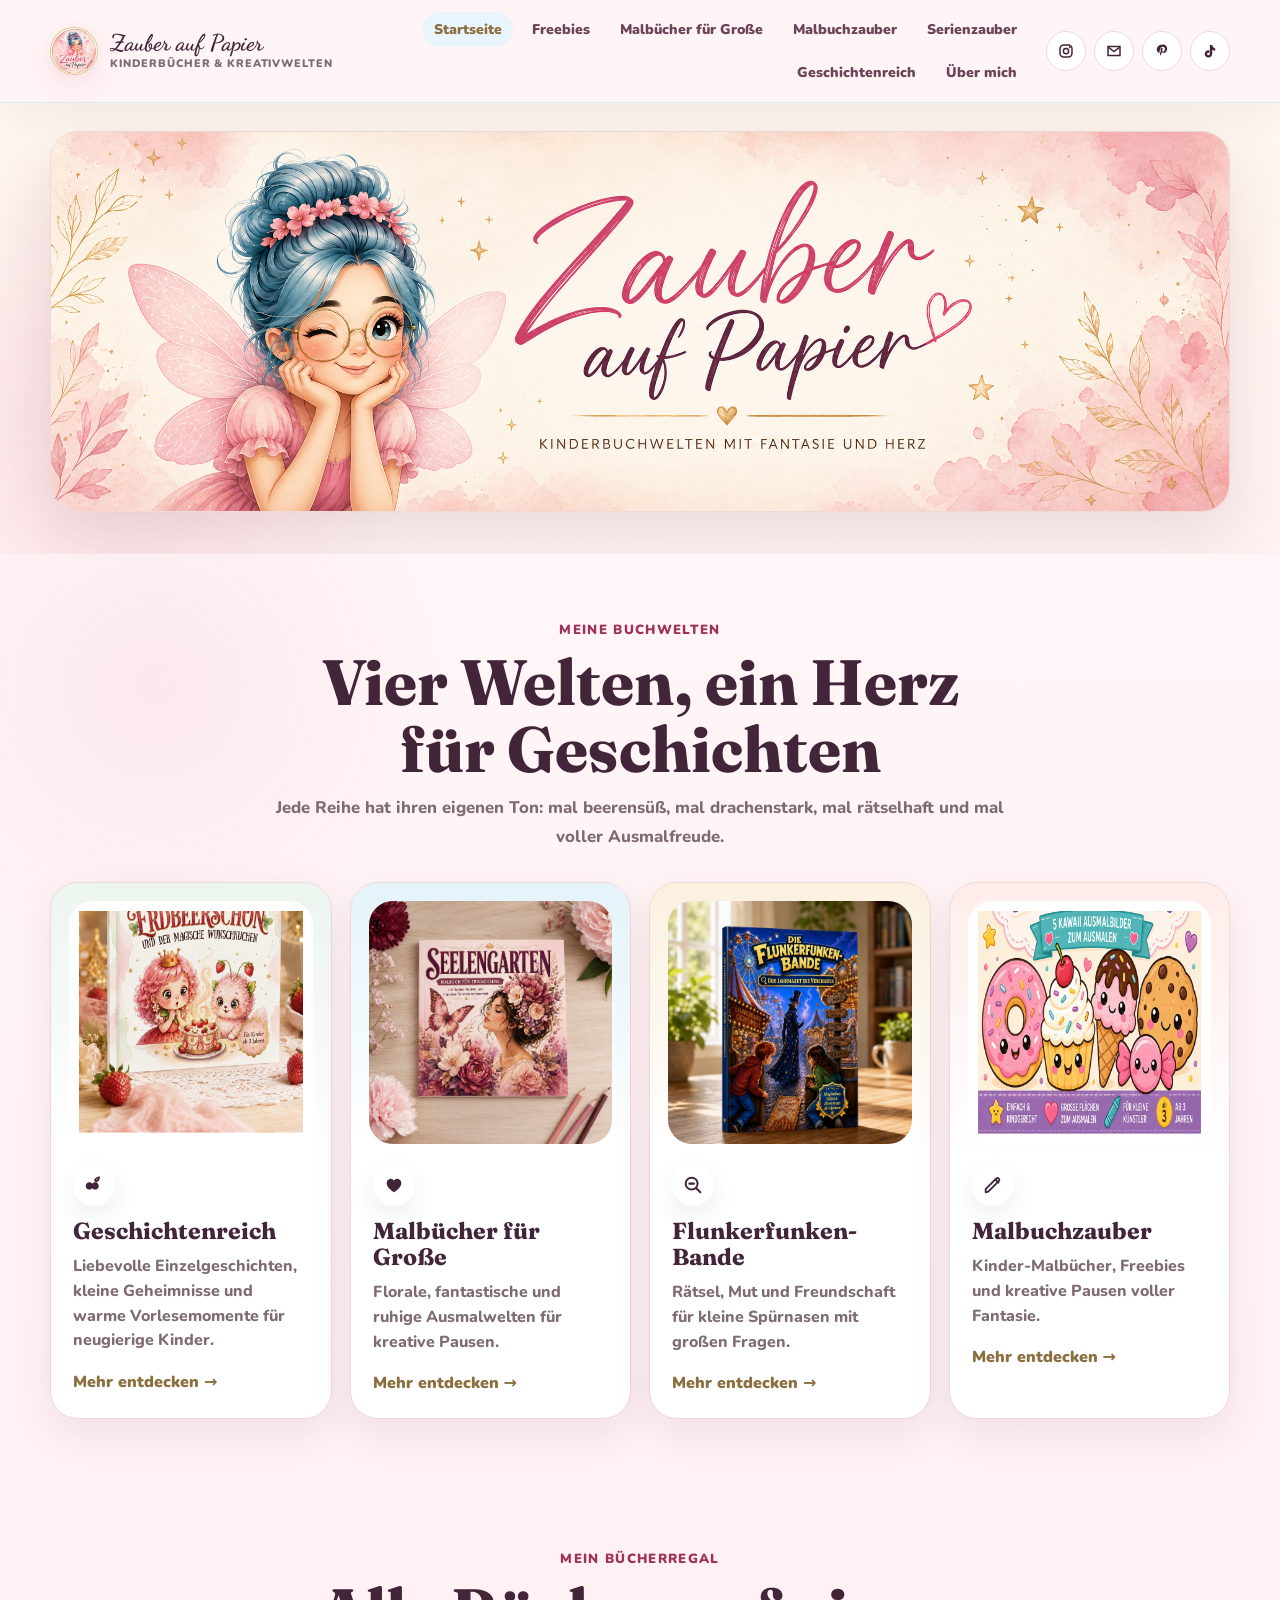
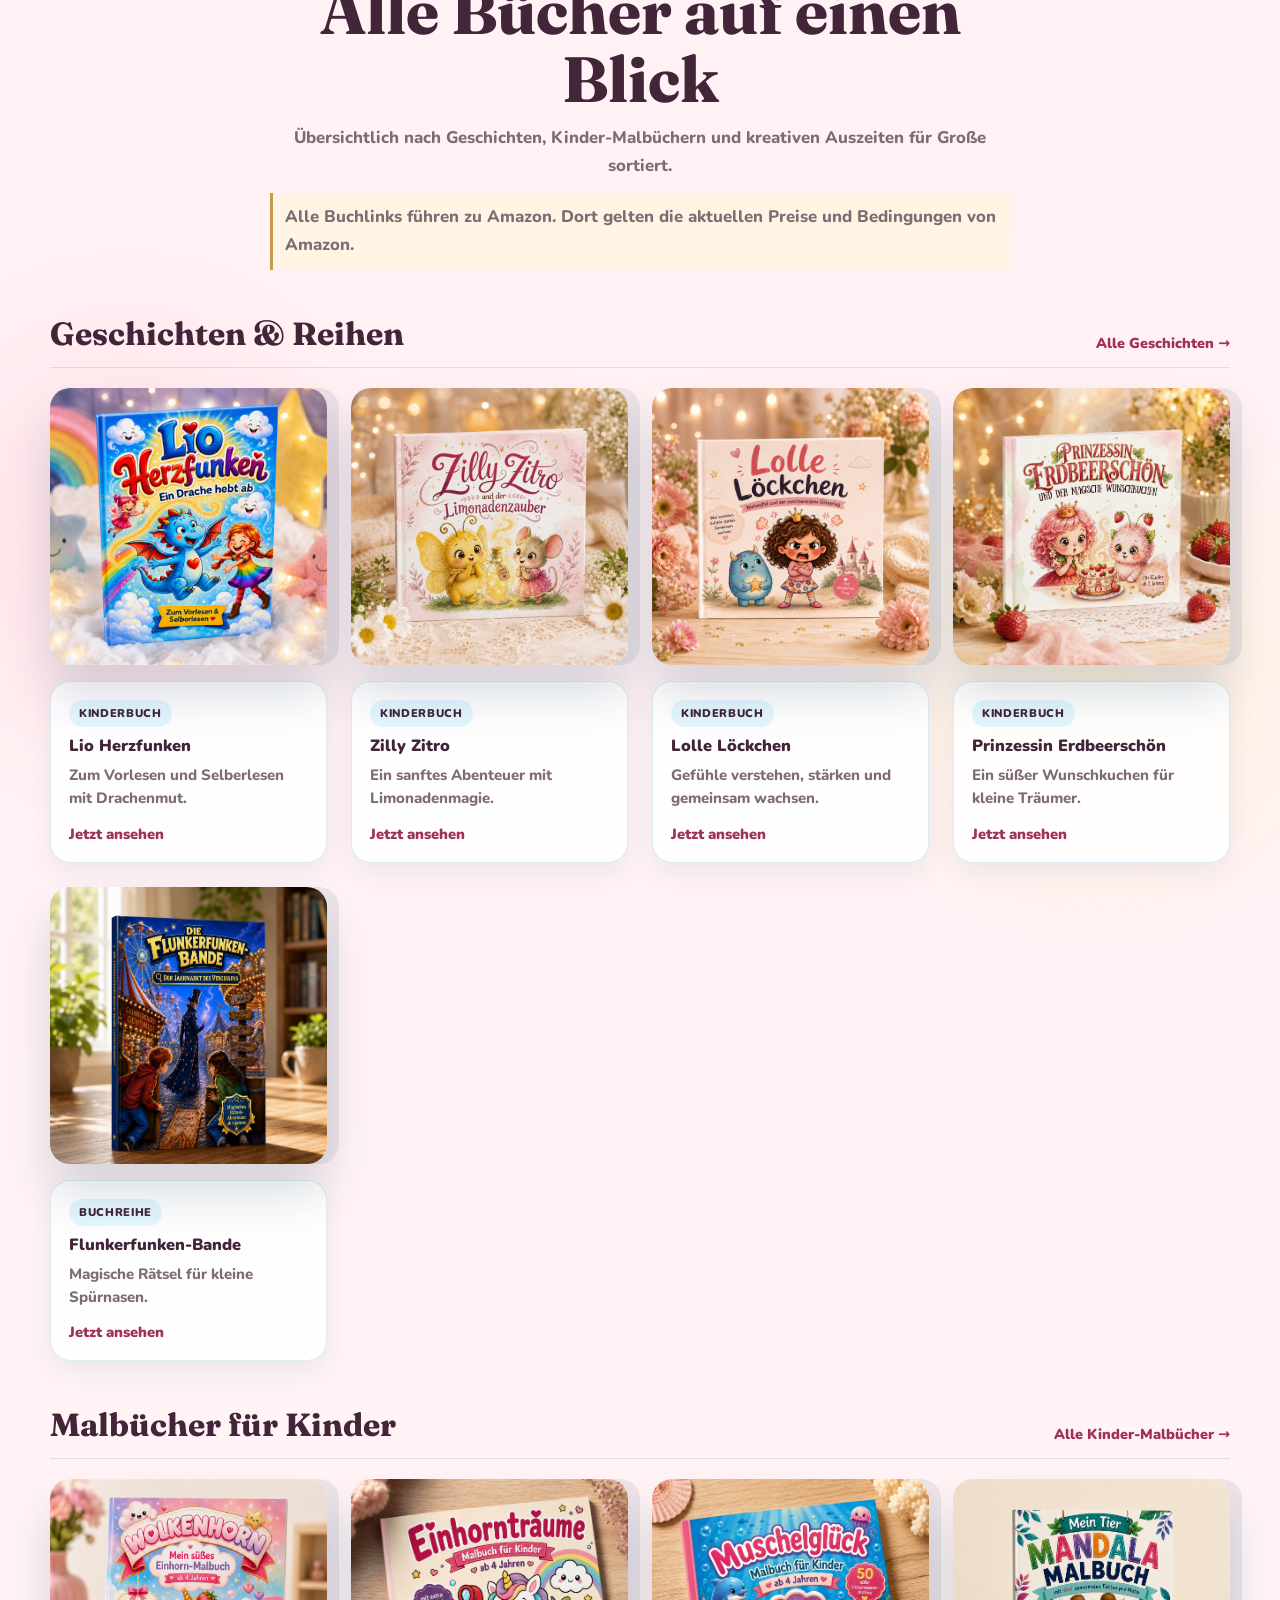
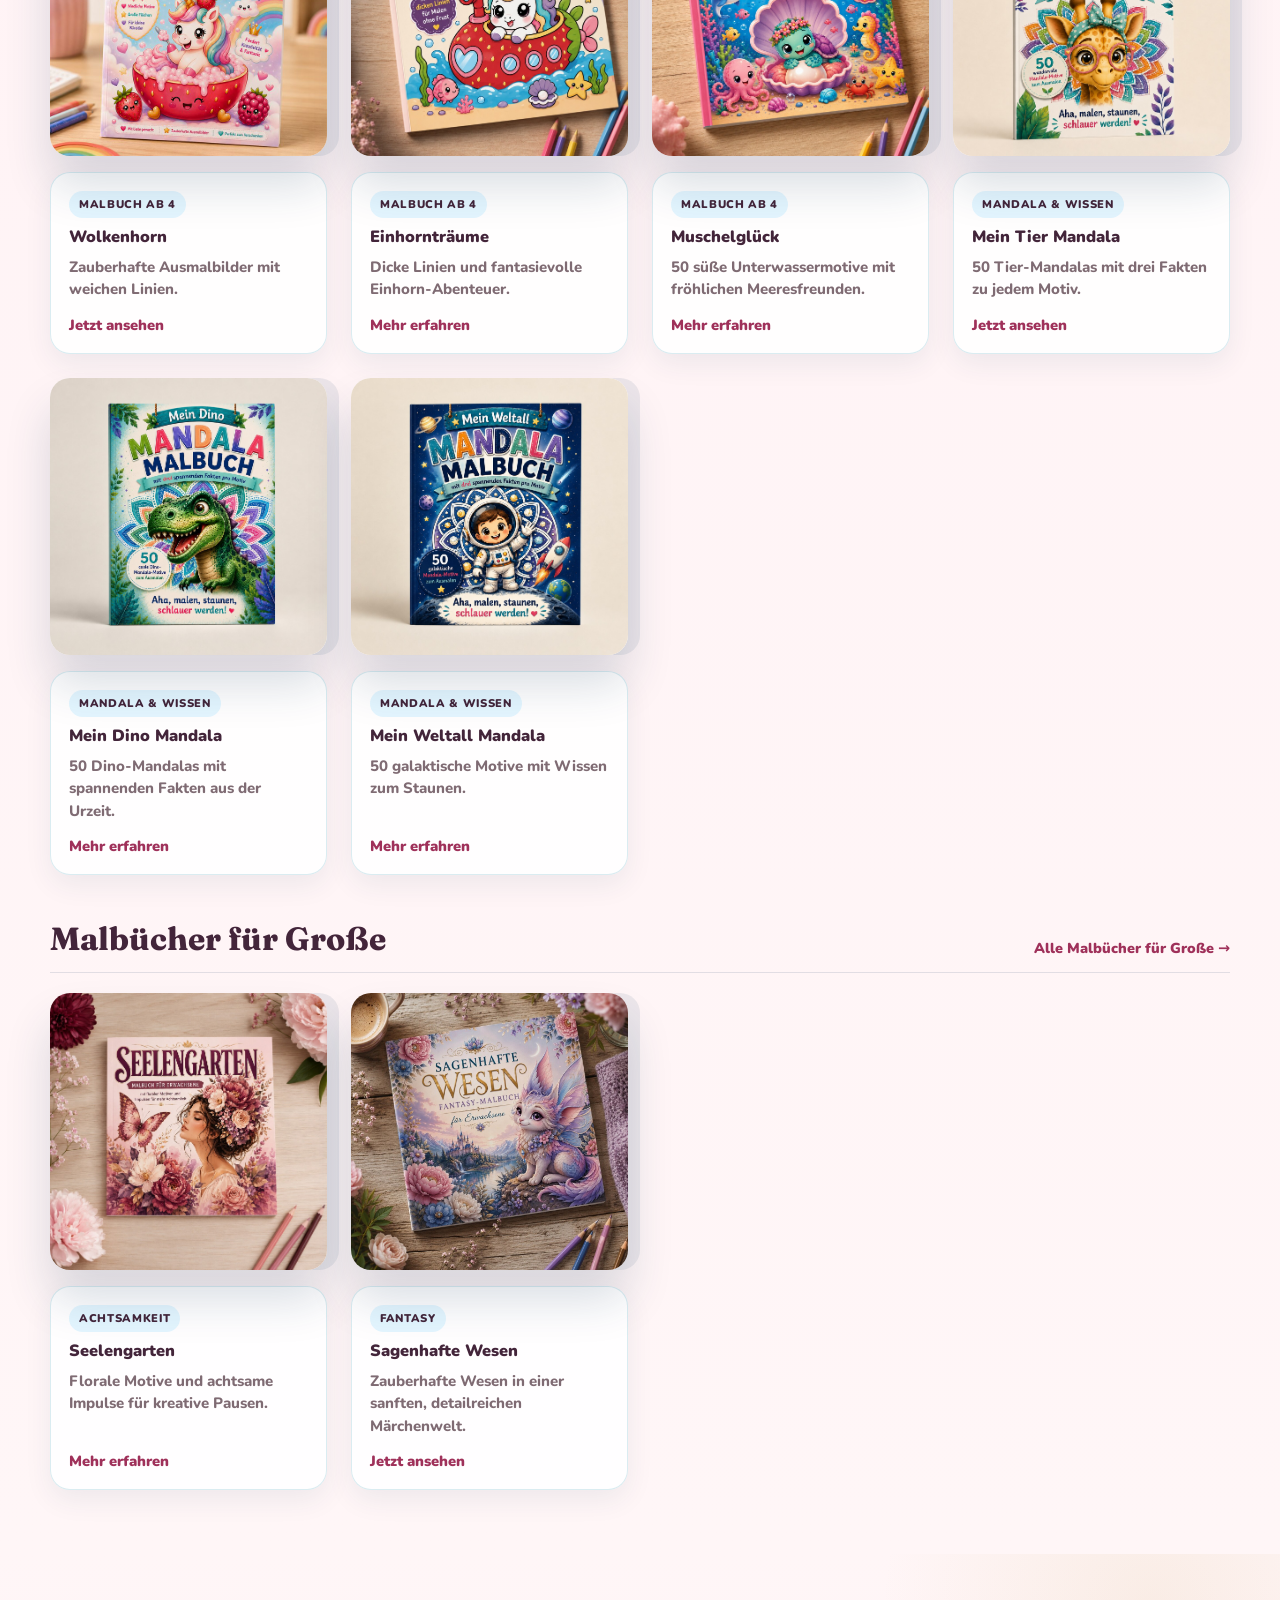
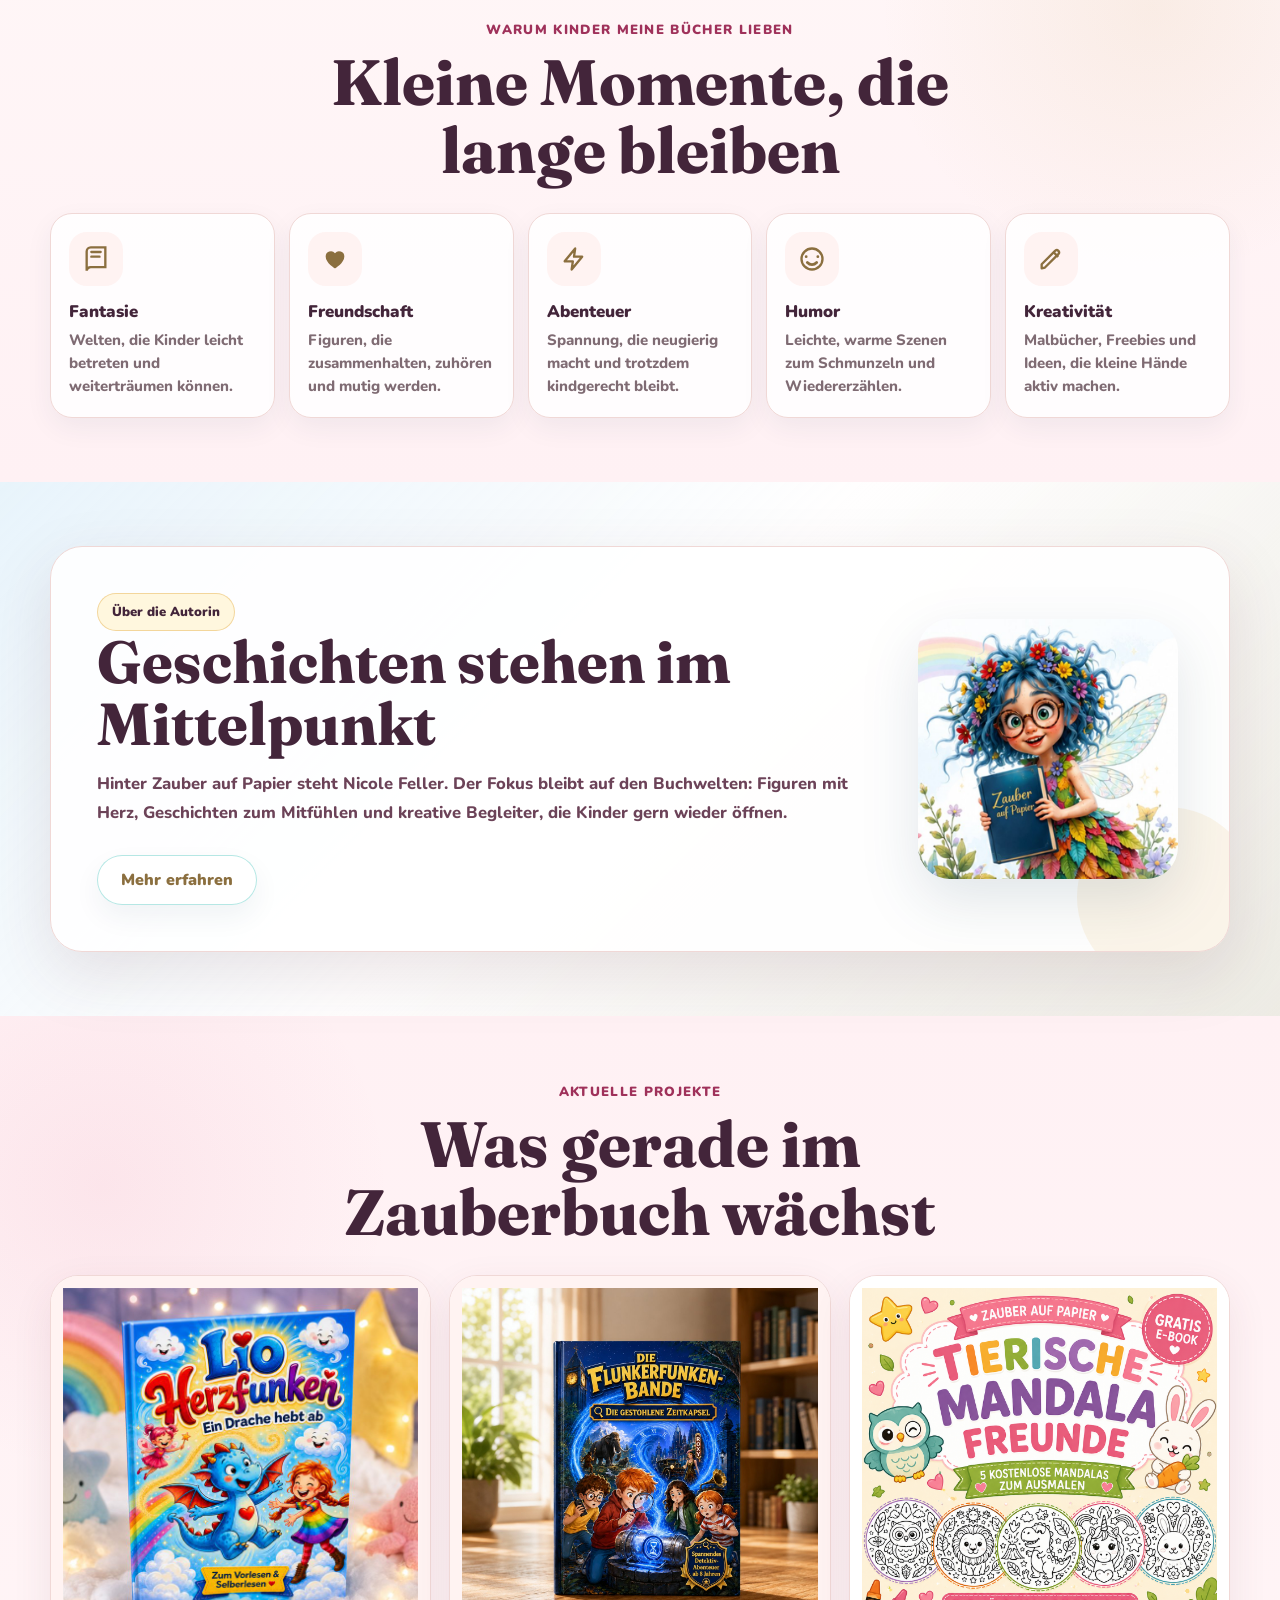
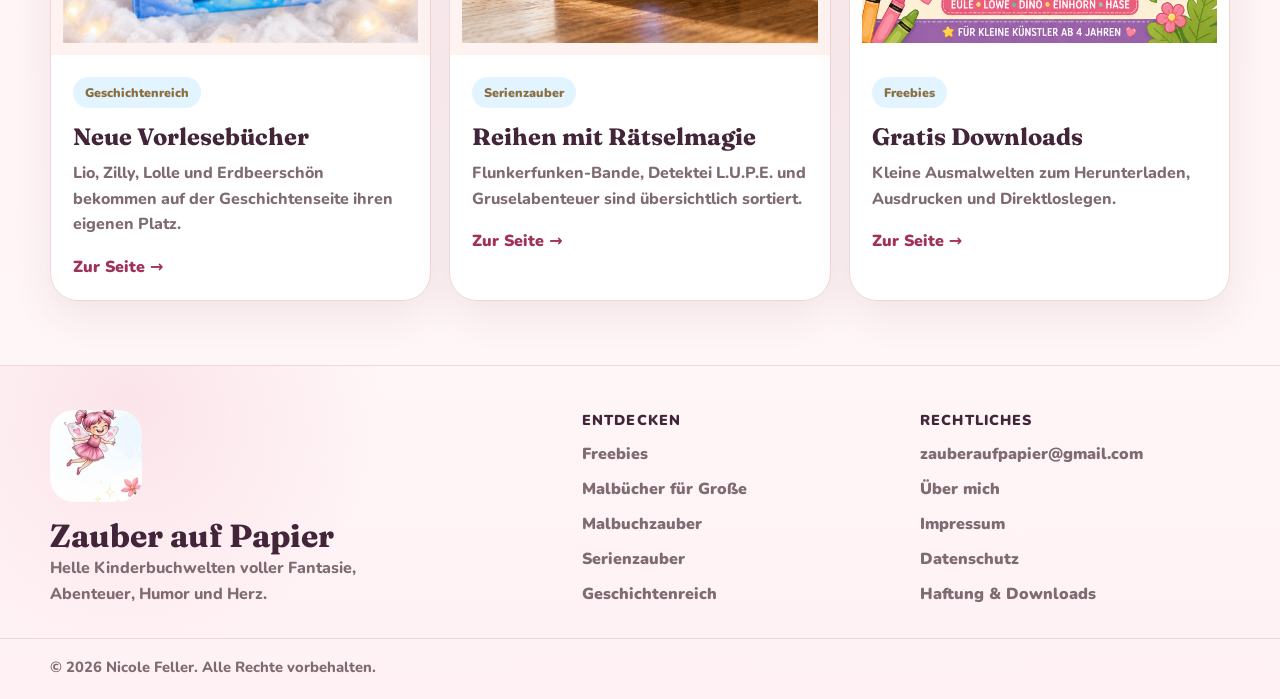
<file: index.html>
<!doctype html>
<html lang="de">
  <head>
    <meta charset="utf-8" />
    <meta name="viewport" content="width=device-width, initial-scale=1" />
    <meta name="referrer" content="no-referrer" />
    <meta name="p:domain_verify" content="9e3ee26defac785090c8f163984d136a" />
    <title>Zauber auf Papier | Kinderbücher voller Fantasie, Abenteuer und Herz</title>
    <meta
      name="description"
      content="Zauber auf Papier ist eine helle Kinderbuchmarke mit magischen Geschichten, kreativen Malbüchern, Freebies und liebevoll gestalteten Buchwelten."
    />
    <meta name="author" content="Nicole Feller" />
    <meta name="publisher" content="Nicole Feller" />
    <meta name="copyright" content="© 2026 Nicole Feller. Alle Rechte vorbehalten." />
    <meta property="og:site_name" content="Zauber auf Papier" />
    <meta property="og:title" content="Zauber auf Papier" />
    <meta
      property="og:description"
      content="Kinderbücher voller Fantasie, Abenteuer und Herz."
    />
    <link rel="stylesheet" href="fonts/fonts.css" />
    <style>
      :root {
        --ink: #43253a;
        --ink-soft: #6c4358;
        --muted: #7f6b73;
        --paper: #fff8f1;
        --rose-page: #fff1f4;
        --rose-page-soft: #fff6f7;
        --white: #ffffff;
        --cloud: #fff3f2;
        --sky: #f9d9d7;
        --sky-strong: #ef9fa8;
        --turquoise: #b7a371;
        --turquoise-dark: #8b6f3f;
        --coral: #d94c78;
        --coral-dark: #9f315a;
        --sage: #9bc8a5;
        --sage-dark: #4f8f68;
        --gold: #c99a4a;
        --gold-soft: #fff0cf;
        --line: #f0d8d6;
        --shadow: 0 22px 65px rgba(96, 48, 64, 0.13);
        --soft-shadow: 0 14px 40px rgba(96, 48, 64, 0.09);
      }

      * {
        box-sizing: border-box;
      }

      html {
        scroll-behavior: smooth;
      }

      body {
        margin: 0;
        min-height: 100vh;
        overflow-x: hidden;
        background:
          linear-gradient(180deg, rgba(255, 241, 244, 0.92), rgba(255, 246, 247, 0.92) 38%, rgba(255, 241, 244, 0.94)),
          url("images/watercolor-rose-bg.png") top center / min(100%, 1280px) auto repeat-y,
          radial-gradient(circle at 12% 8%, rgba(217, 76, 120, 0.14), transparent 22rem),
          radial-gradient(circle at 92% 18%, rgba(201, 154, 74, 0.12), transparent 20rem),
          linear-gradient(180deg, var(--rose-page) 0%, var(--rose-page-soft) 48%, var(--rose-page) 100%);
        color: var(--ink);
        font-family: "Nunito", system-ui, sans-serif;
      }

      img,
      svg {
        display: block;
      }

      img {
        max-width: 100%;
      }

      a {
        color: inherit;
        text-decoration: none;
      }

      a,
      button {
        transition:
          background-color 180ms ease,
          border-color 180ms ease,
          box-shadow 180ms ease,
          color 180ms ease,
          opacity 180ms ease,
          transform 180ms ease;
      }

      h1,
      h2,
      h3 {
        margin: 0;
        font-family: "Fraunces", Georgia, serif;
        font-weight: 750;
        letter-spacing: 0;
      }

      p {
        margin: 0;
      }

      .container {
        width: calc(100% - 2rem);
        max-width: 1180px;
        margin-inline: auto;
      }

      .skip-link {
        position: fixed;
        top: 12px;
        left: 12px;
        z-index: 100;
        border-radius: 999px;
        background: var(--ink);
        color: var(--white);
        padding: 10px 16px;
        font-weight: 900;
        transform: translateY(-150%);
      }

      .skip-link:focus {
        transform: translateY(0);
      }

      .visually-hidden {
        position: absolute;
        width: 1px;
        height: 1px;
        overflow: hidden;
        clip: rect(0 0 0 0);
        white-space: nowrap;
        clip-path: inset(50%);
      }

      .site-header {
        position: sticky;
        top: 0;
        z-index: 50;
        border-bottom: 1px solid rgba(216, 235, 241, 0.92);
        background: rgba(255, 246, 247, 0.9);
        backdrop-filter: blur(18px);
        box-shadow: 0 12px 38px rgba(18, 54, 90, 0.06);
      }

      .header-inner {
        display: grid;
        min-height: 78px;
        align-items: center;
        gap: 18px;
        padding-block: 12px;
      }

      .header-inner > *,
      .hero-grid > *,
      .world-grid > *,
      .book-shelf > *,
      .reason-grid > *,
      .project-grid > *,
      .footer-grid > * {
        min-width: 0;
      }

      .brand {
        display: inline-flex;
        width: fit-content;
        align-items: center;
        gap: 12px;
        font-family: "Dancing Script", "Fraunces", Georgia, serif;
        font-size: 1.42rem;
        font-weight: 750;
        line-height: 1;
      }

      .brand-mark {
        display: grid;
        width: 48px;
        height: 48px;
        place-items: center;
        overflow: hidden;
        border: 1px solid rgba(201, 154, 74, 0.55);
        border-radius: 50%;
        background: #fff8f1;
        color: var(--coral);
        box-shadow:
          0 12px 28px rgba(217, 76, 120, 0.12),
          0 0 0 5px rgba(255, 243, 242, 0.86);
      }

      .brand-mark img {
        width: 100%;
        height: 100%;
        object-fit: cover;
      }

      .brand small {
        display: block;
        margin-top: 4px;
        color: var(--muted);
        font-family: "Nunito", system-ui, sans-serif;
        font-size: 0.68rem;
        font-weight: 900;
        letter-spacing: 0.08em;
        text-transform: uppercase;
      }

      .nav {
        display: grid;
        width: 100%;
        max-width: 100%;
        min-width: 0;
        grid-template-columns: repeat(2, minmax(0, 1fr));
        align-items: center;
        gap: 8px;
      }

      .nav a {
        position: relative;
        border-radius: 999px;
        color: var(--ink-soft);
        padding: 8px 7px;
        font-size: 0.8rem;
        font-weight: 900;
        min-width: 0;
        text-align: center;
        overflow-wrap: anywhere;
      }

      .nav a:hover,
      .nav a.active {
        background: rgba(223, 244, 255, 0.7);
        color: var(--turquoise-dark);
      }

      .social {
        display: none;
        align-items: center;
        gap: 8px;
      }

      .social a {
        display: grid;
        width: 40px;
        height: 40px;
        place-items: center;
        border: 1px solid var(--line);
        border-radius: 50%;
        background: rgba(255, 255, 255, 0.9);
        color: var(--ink);
      }

      .social a:hover {
        border-color: rgba(255, 111, 97, 0.38);
        color: var(--coral-dark);
        transform: translateY(-2px);
      }

      .social svg {
        width: 18px;
        height: 18px;
      }

      main {
        overflow: hidden;
      }

      .hero {
        position: relative;
        padding: 48px 0 34px;
      }

      .hero::before {
        position: absolute;
        inset: 0;
        z-index: -1;
        background:
          radial-gradient(circle at 16% 78%, rgba(255, 111, 97, 0.08), transparent 18rem),
          radial-gradient(circle at 82% 30%, rgba(155, 200, 165, 0.17), transparent 20rem);
        content: "";
      }

      .hero-grid {
        display: grid;
        align-items: center;
        gap: 34px;
      }

      .kicker {
        display: inline-flex;
        align-items: center;
        gap: 8px;
        border: 1px solid rgba(231, 182, 91, 0.5);
        border-radius: 999px;
        background: rgba(255, 244, 207, 0.68);
        color: var(--ink);
        padding: 9px 14px;
        font-size: 0.82rem;
        font-weight: 900;
      }

      .kicker svg {
        width: 16px;
        color: var(--gold);
      }

      .hero h1 {
        max-width: 720px;
        margin-top: 18px;
        font-size: clamp(3.1rem, 11vw, 6.2rem);
        line-height: 0.92;
        text-transform: uppercase;
        overflow-wrap: break-word;
      }

      .hero h1 span {
        color: var(--turquoise-dark);
      }

      .hero-subtitle {
        max-width: 600px;
        margin-top: 22px;
        color: var(--ink-soft);
        font-size: clamp(1.12rem, 2.6vw, 1.45rem);
        font-weight: 800;
        line-height: 1.55;
      }

      .hero-actions,
      .section-actions {
        display: flex;
        flex-wrap: wrap;
        gap: 12px;
        margin-top: 28px;
      }

      .button {
        display: inline-flex;
        width: 100%;
        min-height: 48px;
        align-items: center;
        justify-content: center;
        gap: 8px;
        border: 1px solid transparent;
        border-radius: 999px;
        background: linear-gradient(135deg, var(--coral), var(--coral-dark));
        color: var(--white);
        padding: 13px 23px;
        font-weight: 900;
        box-shadow: 0 16px 36px rgba(255, 111, 97, 0.24);
      }

      .button:hover {
        transform: translateY(-2px);
        box-shadow: 0 22px 46px rgba(255, 111, 97, 0.28);
      }

      .button.secondary {
        border-color: rgba(40, 185, 176, 0.34);
        background: rgba(255, 255, 255, 0.86);
        color: var(--turquoise-dark);
        box-shadow: 0 12px 28px rgba(18, 54, 90, 0.06);
      }

      .button svg {
        width: 17px;
        height: 17px;
      }

      .hero-note {
        display: flex;
        align-items: flex-start;
        gap: 12px;
        margin-top: 28px;
        color: var(--muted);
        font-weight: 800;
      }

      .hero-note img {
        width: 54px;
        height: 54px;
        border: 3px solid var(--white);
        border-radius: 50%;
        object-fit: cover;
        box-shadow: var(--soft-shadow);
      }

      .hero-art {
        position: relative;
        min-height: 430px;
        border: 1px solid rgba(216, 235, 241, 0.86);
        border-radius: 32px;
        background:
          radial-gradient(circle at 50% 24%, rgba(124, 200, 231, 0.28), transparent 15rem),
          linear-gradient(180deg, rgba(255, 255, 255, 0.98), rgba(244, 251, 255, 0.92));
        box-shadow: var(--shadow);
      }

      .book-stage {
        position: absolute;
        right: 50%;
        bottom: 22px;
        width: min(92%, 520px);
        height: 250px;
        transform: translateX(50%);
      }

      .open-book {
        position: absolute;
        right: 0;
        bottom: 0;
        left: 0;
        height: 210px;
        filter: drop-shadow(0 24px 28px rgba(18, 54, 90, 0.18));
      }

      .book-page {
        position: absolute;
        bottom: 18px;
        width: 50%;
        height: 150px;
        border: 1px solid rgba(216, 184, 130, 0.42);
        background:
          linear-gradient(135deg, rgba(255, 255, 255, 0.98), rgba(255, 250, 238, 0.94)),
          repeating-linear-gradient(0deg, transparent 0 18px, rgba(18, 54, 90, 0.06) 19px 20px);
      }

      .book-page.left {
        left: 0;
        border-radius: 82% 12% 18% 18% / 58% 18% 18% 18%;
        transform: skewY(4deg);
      }

      .book-page.right {
        right: 0;
        border-radius: 12% 82% 18% 18% / 18% 58% 18% 18%;
        transform: skewY(-4deg);
      }

      .book-spine {
        position: absolute;
        right: 49%;
        bottom: 28px;
        width: 14px;
        height: 154px;
        border-radius: 999px;
        background: linear-gradient(180deg, rgba(231, 182, 91, 0.82), rgba(255, 111, 97, 0.52));
        transform: translateX(50%);
      }

      .world-orbit {
        position: absolute;
        inset: 0;
      }

      .world-bubble {
        position: absolute;
        overflow: hidden;
        border: 5px solid var(--white);
        border-radius: 28px;
        background: var(--white);
        box-shadow: var(--soft-shadow);
        animation: floaty 6s ease-in-out infinite;
      }

      .world-bubble img {
        width: 100%;
        height: 100%;
        object-fit: cover;
      }

      .world-bubble.brombeer {
        top: 94px;
        left: 10px;
        width: 96px;
        height: 96px;
      }

      .world-bubble.lio {
        top: 18px;
        left: 104px;
        width: 108px;
        height: 108px;
        animation-delay: -1s;
      }

      .world-bubble.flunker {
        top: 34px;
        right: 28px;
        width: 112px;
        height: 112px;
        animation-delay: -2s;
      }

      .world-bubble.malbuch {
        right: 10px;
        bottom: 82px;
        width: 88px;
        height: 88px;
        animation-delay: -3s;
      }

      .fluse-hero {
        position: absolute;
        right: -4px;
        bottom: 130px;
        width: min(40vw, 155px);
        border-radius: 32px;
        filter: drop-shadow(0 18px 24px rgba(18, 54, 90, 0.18));
        animation: floaty 6.4s ease-in-out infinite;
      }

      .spark {
        position: absolute;
        display: grid;
        width: 30px;
        height: 30px;
        place-items: center;
        color: var(--gold);
        animation: twinkle 2.8s ease-in-out infinite;
      }

      .spark.one {
        top: 36px;
        left: 36px;
      }

      .spark.two {
        top: 178px;
        right: 36px;
        animation-delay: -1s;
      }

      .spark.three {
        right: 218px;
        bottom: 88px;
        color: var(--turquoise);
        animation-delay: -1.7s;
      }

      .wave-divider {
        height: 58px;
        background:
          radial-gradient(60% 140% at 50% -10%, transparent 57%, var(--rose-page-soft) 58%),
          linear-gradient(180deg, rgba(255, 218, 226, 0.56), var(--rose-page-soft));
      }

      .banner-hero {
        padding: 28px 0 42px;
        background:
          radial-gradient(circle at 10% 70%, rgba(217, 76, 120, 0.12), transparent 18rem),
          linear-gradient(180deg, rgba(255, 248, 241, 0.92), rgba(255, 243, 242, 0.64));
      }

      .banner-frame {
        overflow: hidden;
        aspect-ratio: 1920 / 620;
        border: 1px solid rgba(240, 216, 214, 0.96);
        border-radius: 28px;
        background: var(--white);
        box-shadow: var(--shadow);
      }

      .banner-frame picture,
      .header-banner {
        display: block;
        width: 100%;
        height: 100%;
      }

      .header-banner {
        aspect-ratio: 1920 / 620;
        object-fit: cover;
      }

      section {
        padding: 64px 0;
      }

      .section-heading {
        max-width: 740px;
        margin: 0 auto 30px;
        text-align: center;
      }

      .section-heading .eyebrow {
        color: var(--coral-dark);
        font-size: 0.83rem;
        font-weight: 900;
        letter-spacing: 0.1em;
        text-transform: uppercase;
      }

      .section-heading h2 {
        margin-top: 8px;
        font-size: clamp(2.1rem, 7vw, 4rem);
        line-height: 1.05;
      }

      .section-heading p {
        margin-top: 12px;
        color: var(--muted);
        font-size: 1.05rem;
        font-weight: 800;
        line-height: 1.7;
      }

      .worlds {
        background:
          radial-gradient(circle at 12% 14%, rgba(217, 76, 120, 0.08), transparent 18rem),
          linear-gradient(180deg, var(--rose-page-soft), var(--rose-page));
      }

      .world-grid {
        display: grid;
        gap: 18px;
      }

      .world-card {
        position: relative;
        overflow: hidden;
        min-height: 420px;
        border: 1px solid var(--line);
        border-radius: 28px;
        background: var(--white);
        box-shadow: var(--soft-shadow);
      }

      .world-card::before {
        position: absolute;
        inset: 0;
        opacity: 0.82;
        content: "";
      }

      .world-card.sage::before {
        background: linear-gradient(180deg, rgba(155, 200, 165, 0.22), rgba(255, 255, 255, 0) 50%);
      }

      .world-card.sky::before {
        background: linear-gradient(180deg, rgba(124, 200, 231, 0.25), rgba(255, 255, 255, 0) 50%);
      }

      .world-card.gold::before {
        background: linear-gradient(180deg, rgba(231, 182, 91, 0.24), rgba(255, 255, 255, 0) 50%);
      }

      .world-card.coral::before {
        background: linear-gradient(180deg, rgba(255, 111, 97, 0.16), rgba(255, 255, 255, 0) 52%);
      }

      .world-card:hover {
        transform: translateY(-5px);
        box-shadow: 0 24px 58px rgba(18, 54, 90, 0.14);
      }

      .world-media {
        position: relative;
        margin: 18px 18px 0;
        overflow: hidden;
        aspect-ratio: 1 / 1;
        border-radius: 24px;
        background: var(--cloud);
      }

      .world-media img {
        display: block;
        width: 100%;
        height: 100%;
        object-fit: cover;
        object-position: center;
        transition: transform 240ms ease;
      }

      .world-media.is-contain {
        background: var(--white);
      }

      .world-media.is-contain img {
        box-sizing: border-box;
        object-fit: contain;
        padding: 10px;
      }

      .world-card:hover .world-media img {
        transform: scale(1.04);
      }

      .world-content {
        position: relative;
        padding: 20px 22px 24px;
      }

      .world-icon {
        display: inline-grid;
        width: 42px;
        height: 42px;
        place-items: center;
        margin-bottom: 12px;
        border-radius: 50%;
        background: var(--white);
        box-shadow: 0 10px 24px rgba(18, 54, 90, 0.08);
      }

      .world-icon svg {
        width: 22px;
        height: 22px;
      }

      .world-card h3 {
        font-size: 1.45rem;
        line-height: 1.12;
      }

      .world-card p {
        margin-top: 10px;
        color: var(--muted);
        font-weight: 800;
        line-height: 1.55;
      }

      .world-link {
        display: inline-flex;
        align-items: center;
        gap: 7px;
        margin-top: 18px;
        color: var(--turquoise-dark);
        font-weight: 900;
      }

      .featured {
        position: relative;
        background:
          radial-gradient(circle at 10% 20%, rgba(255, 218, 226, 0.78), transparent 18rem),
          radial-gradient(circle at 86% 24%, rgba(255, 244, 207, 0.62), transparent 18rem),
          linear-gradient(180deg, var(--rose-page), var(--rose-page-soft));
      }

      .book-shelf {
        display: grid;
        gap: 24px;
      }

      .book-group {
        display: grid;
        gap: 20px;
        margin-top: 44px;
      }

      .book-group:first-of-type {
        margin-top: 32px;
      }

      .book-group-head {
        display: flex;
        align-items: end;
        justify-content: space-between;
        gap: 20px;
        border-bottom: 1px solid rgba(18, 54, 90, 0.12);
        padding-bottom: 14px;
      }

      .book-group-head h3 {
        color: var(--ink);
        font-size: clamp(1.45rem, 3vw, 2rem);
      }

      .book-group-head a {
        flex: 0 0 auto;
        color: var(--coral-dark);
        font-size: 0.9rem;
        font-weight: 900;
      }

      .book-card {
        position: relative;
        display: grid;
        gap: 16px;
        grid-template-rows: auto 1fr;
      }

      .book-cover {
        position: relative;
        overflow: hidden;
        aspect-ratio: 1 / 1;
        border-radius: 20px;
        background: var(--white);
        box-shadow:
          0 30px 46px rgba(18, 54, 90, 0.16),
          12px 0 0 rgba(18, 54, 90, 0.08);
        transform-origin: center bottom;
      }

      .book-cover img {
        width: 100%;
        height: 100%;
        object-fit: contain;
      }

      .book-card:hover .book-cover {
        transform: translateY(-4px);
      }

      .book-info {
        display: flex;
        min-height: 170px;
        flex-direction: column;
        border: 1px solid rgba(216, 235, 241, 0.94);
        border-radius: 20px;
        background: rgba(255, 255, 255, 0.9);
        padding: 18px;
        box-shadow: 0 10px 28px rgba(18, 54, 90, 0.07);
      }

      .book-info h3 {
        font-family: "Nunito", system-ui, sans-serif;
        font-size: 1.02rem;
        font-weight: 900;
        line-height: 1.2;
      }

      .book-kicker {
        display: inline-flex;
        width: fit-content;
        margin-bottom: 10px;
        border-radius: 999px;
        background: rgba(223, 244, 255, 0.82);
        padding: 6px 10px;
        color: var(--primary-dark);
        font-size: 0.7rem;
        font-weight: 900;
        letter-spacing: 0.06em;
        text-transform: uppercase;
      }

      .book-info p {
        margin-top: 8px;
        color: var(--muted);
        font-size: 0.94rem;
        font-weight: 800;
        line-height: 1.5;
      }

      .book-info a {
        display: inline-flex;
        align-items: center;
        gap: 6px;
        margin-top: 14px;
        color: var(--coral-dark);
        font-size: 0.92rem;
        font-weight: 900;
        margin-top: auto;
        padding-top: 14px;
      }

      .why {
        background:
          radial-gradient(circle at 90% 10%, rgba(201, 154, 74, 0.1), transparent 17rem),
          linear-gradient(180deg, var(--rose-page-soft), var(--rose-page));
      }

      .reason-grid {
        display: grid;
        gap: 14px;
      }

      .reason-card {
        display: grid;
        grid-template-columns: 54px 1fr;
        gap: 14px;
        align-items: start;
        border: 1px solid var(--line);
        border-radius: 22px;
        background: rgba(255, 255, 255, 0.88);
        padding: 18px;
        box-shadow: 0 10px 28px rgba(18, 54, 90, 0.06);
      }

      .reason-icon {
        display: grid;
        width: 54px;
        height: 54px;
        place-items: center;
        border-radius: 18px;
        background: var(--cloud);
        color: var(--turquoise-dark);
      }

      .reason-icon svg {
        width: 28px;
        height: 28px;
      }

      .reason-card h3 {
        font-family: "Nunito", system-ui, sans-serif;
        font-size: 1.05rem;
        font-weight: 900;
      }

      .reason-card p {
        margin-top: 6px;
        color: var(--muted);
        font-size: 0.94rem;
        font-weight: 800;
        line-height: 1.55;
      }

      .author {
        background:
          linear-gradient(135deg, rgba(223, 244, 255, 0.72), rgba(255, 255, 255, 0.94) 48%, rgba(155, 200, 165, 0.18)),
          var(--cloud);
      }

      .author-panel {
        position: relative;
        display: grid;
        gap: 22px;
        overflow: hidden;
        border: 1px solid var(--line);
        border-radius: 32px;
        background: rgba(255, 255, 255, 0.9);
        padding: clamp(24px, 5vw, 46px);
        box-shadow: var(--shadow);
      }

      .author-panel::after {
        position: absolute;
        right: -28px;
        bottom: -36px;
        width: 180px;
        height: 180px;
        border-radius: 50%;
        background: rgba(231, 182, 91, 0.12);
        content: "";
      }

      .author-copy {
        position: relative;
        z-index: 1;
      }

      .author-copy h2 {
        font-size: clamp(2rem, 7vw, 3.7rem);
        line-height: 1.05;
      }

      .author-copy p {
        max-width: 780px;
        margin-top: 14px;
        color: var(--ink-soft);
        font-size: 1.04rem;
        font-weight: 800;
        line-height: 1.75;
      }

      .author-mascot {
        position: relative;
        z-index: 1;
        justify-self: center;
        width: min(70vw, 260px);
        border-radius: 32px;
        filter: drop-shadow(0 22px 28px rgba(18, 54, 90, 0.12));
      }

      .projects {
        background:
          radial-gradient(circle at 8% 18%, rgba(217, 76, 120, 0.08), transparent 18rem),
          linear-gradient(180deg, var(--rose-page), var(--rose-page-soft));
      }

      .project-grid {
        display: grid;
        gap: 18px;
      }

      .project-card {
        position: relative;
        overflow: hidden;
        border: 1px solid var(--line);
        border-radius: 28px;
        background: var(--white);
        box-shadow: var(--soft-shadow);
      }

      .project-card:hover {
        transform: translateY(-4px);
        box-shadow: 0 22px 52px rgba(18, 54, 90, 0.13);
      }

      .project-thumb {
        aspect-ratio: 1 / 1;
        overflow: hidden;
        background: var(--cloud);
      }

      .project-thumb img {
        box-sizing: border-box;
        width: 100%;
        height: 100%;
        object-fit: contain;
        padding: 12px;
      }

      .project-thumb.is-contain {
        background: var(--white);
      }

      .project-thumb.is-contain img {
        object-fit: contain;
      }

      .project-body {
        padding: 22px;
      }

      .tag {
        display: inline-flex;
        border-radius: 999px;
        background: rgba(223, 244, 255, 0.92);
        color: var(--turquoise-dark);
        padding: 7px 12px;
        font-size: 0.78rem;
        font-weight: 900;
      }

      .project-body h3 {
        margin-top: 14px;
        font-size: 1.48rem;
      }

      .project-body p {
        margin-top: 10px;
        color: var(--muted);
        font-weight: 800;
        line-height: 1.6;
      }

      .project-body a {
        display: inline-flex;
        align-items: center;
        gap: 7px;
        margin-top: 18px;
        color: var(--coral-dark);
        font-weight: 900;
      }

      .legal-inline-notice {
        max-width: 780px;
        margin: 18px auto 0;
        border-left: 3px solid var(--gold);
        background: rgba(255, 246, 222, 0.76);
        padding: 10px 12px;
        color: var(--muted);
        font-size: 0.84rem;
        font-weight: 700;
        line-height: 1.55;
        text-align: left;
      }

      .legal-inline-notice a {
        color: var(--coral-dark);
        font-weight: 900;
        text-decoration: underline;
        text-underline-offset: 2px;
      }

      .site-footer {
        border-top: 1px solid var(--line);
        background:
          radial-gradient(circle at 10% 10%, rgba(217, 76, 120, 0.1), transparent 16rem),
          linear-gradient(180deg, var(--rose-page-soft), #fff1f4);
      }

      .footer-grid {
        display: grid;
        gap: 28px;
        padding: 44px 0 30px;
      }

      .footer-brand {
        display: grid;
        gap: 14px;
      }

      .footer-brand img {
        width: 92px;
        border-radius: 24px;
      }

      .footer-brand h2 {
        font-size: 2rem;
      }

      .footer-brand p {
        max-width: 390px;
        color: var(--muted);
        font-weight: 800;
        line-height: 1.65;
      }

      .footer-links {
        display: grid;
        gap: 10px;
      }

      .footer-links h3 {
        font-family: "Nunito", system-ui, sans-serif;
        color: var(--ink);
        font-size: 0.9rem;
        font-weight: 900;
        letter-spacing: 0.08em;
        text-transform: uppercase;
      }

      .footer-links a {
        width: fit-content;
        color: var(--muted);
        font-weight: 900;
      }

      .footer-links a:hover {
        color: var(--coral-dark);
      }

      .footer-bottom {
        border-top: 1px solid var(--line);
        padding: 18px 0 22px;
        color: var(--muted);
        font-size: 0.92rem;
        font-weight: 800;
      }

      @keyframes floaty {
        0%,
        100% {
          transform: translateY(0);
        }

        50% {
          transform: translateY(-9px);
        }
      }

      @keyframes twinkle {
        0%,
        100% {
          opacity: 0.45;
          transform: scale(0.85) rotate(0deg);
        }

        50% {
          opacity: 1;
          transform: scale(1.12) rotate(12deg);
        }
      }

      @media (prefers-reduced-motion: reduce) {
        html {
          scroll-behavior: auto;
        }

        *,
        *::before,
        *::after {
          animation-duration: 0.001ms !important;
          animation-iteration-count: 1 !important;
          scroll-behavior: auto !important;
          transition-duration: 0.001ms !important;
        }
      }

      @media (max-width: 679px) {
        .header-inner {
          justify-items: stretch;
        }

        .brand {
          justify-self: start;
        }

        .nav {
          width: min(calc(100vw - 2rem), 320px);
          justify-self: start;
          grid-template-columns: 1fr;
        }

        .nav a {
          display: block;
          width: 100%;
        }

        .banner-hero {
          padding: 18px 0 32px;
        }

        .banner-frame {
          border-radius: 22px;
        }

        .header-banner {
          aspect-ratio: 1920 / 620;
          object-fit: cover;
          object-position: center;
          background: #fff8f1;
        }

        .section-heading h2 {
          font-size: clamp(1.62rem, 7.6vw, 2.05rem);
        }

        .worlds .section-heading h2 {
          max-width: 11ch;
          margin-inline: auto;
        }

        .section-heading p {
          max-width: 32ch;
          margin-inline: auto;
          font-size: 0.98rem;
        }
      }

      @media (min-width: 680px) {
        .header-inner {
          grid-template-columns: auto 1fr;
        }

        .nav {
          display: flex;
          width: auto;
          flex-wrap: wrap;
          justify-content: end;
        }

        .nav a {
          padding: 8px 11px;
          font-size: 0.88rem;
        }

        .button {
          width: auto;
        }

        .world-grid,
        .project-grid {
          grid-template-columns: repeat(2, minmax(0, 1fr));
        }

        .book-shelf {
          grid-template-columns: repeat(2, minmax(0, 1fr));
        }

        .reason-grid {
          grid-template-columns: repeat(2, minmax(0, 1fr));
        }

        .footer-grid {
          grid-template-columns: 1.3fr 0.8fr 0.8fr;
        }
      }

      @media (min-width: 960px) {
        .header-inner {
          grid-template-columns: auto 1fr auto;
        }

        .social {
          display: flex;
        }

        .hero {
          padding: 74px 0 44px;
        }

        .hero-grid {
          grid-template-columns: minmax(0, 0.92fr) minmax(430px, 1.08fr);
          gap: 52px;
        }

        .hero-art {
          min-height: 575px;
        }

        .fluse-hero {
          width: 240px;
          right: 26px;
          bottom: 160px;
        }

        .world-bubble.brombeer {
          width: 116px;
          height: 116px;
        }

        .world-bubble.lio {
          left: 118px;
          width: 128px;
          height: 128px;
        }

        .world-bubble.flunker {
          right: 52px;
          width: 136px;
          height: 136px;
        }

        .world-bubble.malbuch {
          right: 0;
          bottom: 72px;
          width: 108px;
          height: 108px;
        }

        .world-grid {
          grid-template-columns: repeat(4, minmax(0, 1fr));
        }

        .book-shelf {
          grid-template-columns: repeat(4, minmax(0, 1fr));
          align-items: stretch;
        }

        .reason-grid {
          grid-template-columns: repeat(5, minmax(0, 1fr));
        }

        .reason-card {
          grid-template-columns: 1fr;
        }

        .author-panel {
          grid-template-columns: 1fr 270px;
          align-items: center;
        }

        .project-grid {
          grid-template-columns: repeat(3, minmax(0, 1fr));
        }
      }
    </style>
  </head>
  <body>
    <a class="skip-link" href="#hauptinhalt">Zum Inhalt springen</a>

    <header class="site-header" id="startseite">
      <div class="container header-inner">
        <a class="brand" href="index.html" aria-label="Zauber auf Papier Startseite">
          <span class="brand-mark" aria-hidden="true">
            <img src="images/brand-logo-fluse-round.png" alt="" />
          </span>
          <span>Zauber auf Papier<small>Kinderbücher &amp; Kreativwelten</small></span>
        </a>

        <nav class="nav" aria-label="Hauptnavigation">
          <a class="active" href="index.html">Startseite</a>
          <a href="seiten/funkel-downloads.html">Freebies</a>
          <a href="seiten/malbuch-schaetze.html">Malbücher für Große</a>
          <a href="seiten/sternenmalerei.html">Malbuchzauber</a>
          <a href="seiten/serienzauber.html">Serienzauber</a>
          <a href="seiten/geschichtenreich.html">Geschichtenreich</a>
          <a href="seiten/ueber-mich.html">Über mich</a>
        </nav>

        <div class="social" aria-label="Social Media">
          <a href="https://www.instagram.com/zauber_auf_papier?igsh=MWM4c21jcXR1cXUzcg==" target="_blank" rel="noopener" aria-label="Instagram">
            <svg viewBox="0 0 24 24" aria-hidden="true">
              <rect x="4" y="4" width="16" height="16" rx="5" fill="none" stroke="currentColor" stroke-width="2" />
              <circle cx="12" cy="12" r="3.5" fill="none" stroke="currentColor" stroke-width="2" />
              <circle cx="17" cy="7" r="1.3" fill="currentColor" />
            </svg>
          </a>
          <a href="mailto:zauberaufpapier@gmail.com" aria-label="E-Mail">
            <svg viewBox="0 0 24 24" aria-hidden="true">
              <path d="M4 6h16v12H4z" fill="none" stroke="currentColor" stroke-width="2" />
              <path d="M4.8 7.2 12 12.7l7.2-5.5" fill="none" stroke="currentColor" stroke-width="2" />
            </svg>
          </a>
          <a href="https://pin.it/42RjLvB2o" target="_blank" rel="noopener" aria-label="Pinterest">
            <svg viewBox="0 0 24 24" aria-hidden="true">
              <path d="M12 3.5c-4.1 0-7 2.8-7 6.5 0 2.4 1.4 4.2 3.2 4.2.5 0 .8-.3.7-.8l-.2-.9c-.1-.4-.1-.5.2-.8.5-.6.8-1.3.8-2.2 0-1.7 1.1-3.2 3.3-3.2 1.8 0 2.9 1.1 2.9 2.7 0 2.1-1 3.9-2.4 3.9-.8 0-1.4-.7-1.2-1.5l.5-2c.2-.9-.2-1.6-1-1.6-.8 0-1.5.8-1.5 1.9 0 .7.2 1.2.2 1.2l-1 4.2c-.2.8-.1 1.9 0 2.7.1.2.3.2.4.1.6-.8 1.5-2.1 1.8-3.3l.3-1.2c.4.7 1.2 1.1 2.1 1.1 2.8 0 4.8-2.6 4.8-6 0-2.8-2.4-5.1-5.8-5.1z" fill="currentColor" />
            </svg>
          </a>
          <a href="https://www.tiktok.com/@zauberaufpapierx?_r=1&amp;_t=ZG-96r3VpoOtCT" target="_blank" rel="noopener" aria-label="TikTok">
            <svg viewBox="0 0 24 24" aria-hidden="true">
              <path d="M15 4c.5 2.6 1.9 4.1 4 4.5v3.2c-1.5-.1-2.8-.6-4-1.5v5.5c0 3-2.1 5.1-5.1 5.1A4.7 4.7 0 0 1 5 16c0-2.8 2.2-4.9 5-4.9.4 0 .8 0 1.1.1v3.3a2.5 2.5 0 0 0-1.1-.2A1.7 1.7 0 0 0 8.2 16c0 1 .8 1.7 1.8 1.7s1.8-.7 1.8-1.9V4h3.2z" fill="currentColor" />
            </svg>
          </a>
        </div>
      </div>
    </header>

    <main id="hauptinhalt">
      <section class="banner-hero" aria-labelledby="hero-title">
        <div class="container">
          <h1 class="visually-hidden" id="hero-title">Zauber auf Papier - Kinderbücher voller Fantasie, Abenteuer und Herz</h1>
          <div class="banner-frame" aria-label="Zauber auf Papier Banner">
            <picture>
              <source media="(max-width: 679px)" srcset="images/home-header-banner-rose-fluse.png" />
              <img
                class="header-banner"
                src="images/home-header-banner-rose-fluse.png"
                alt="Zauber auf Papier - Kinderbücher voller Fantasie, Abenteuer und Herz mit kleiner Fee"
                fetchpriority="high"
                decoding="async"
              />
            </picture>
          </div>
        </div>
      </section>

      <section class="worlds" id="buchwelten" aria-labelledby="worlds-title">
        <div class="container">
          <div class="section-heading">
            <span class="eyebrow">Meine Buchwelten</span>
            <h2 id="worlds-title">Vier Welten, ein Herz für Geschichten</h2>
            <p>Jede Reihe hat ihren eigenen Ton: mal beerensüß, mal drachenstark, mal rätselhaft und mal voller Ausmalfreude.</p>
          </div>

          <div class="world-grid">
            <article class="world-card sage">
              <div class="world-media is-contain">
                <img src="images/home-world-geschichtenreich.jpg" alt="Illustration aus dem Geschichtenreich" />
              </div>
              <div class="world-content">
                <span class="world-icon" aria-hidden="true">
                  <svg viewBox="0 0 24 24"><path d="M7 9c-2.2 0-4 1.8-4 4s1.8 4 4 4c1.3 0 2.4-.6 3.1-1.5.7.9 1.8 1.5 3.1 1.5 2.2 0 4-1.8 4-4S15.4 9 13.2 9c-1.3 0-2.4.6-3.1 1.5C9.4 9.6 8.3 9 7 9z" fill="currentColor"/><path d="M13 7c.7-2 2.2-3.2 4.5-3.5.1 2.2-1.1 3.9-3.4 4.8" fill="none" stroke="currentColor" stroke-width="1.8" stroke-linecap="round"/></svg>
                </span>
                <h3>Geschichtenreich</h3>
                <p>Liebevolle Einzelgeschichten, kleine Geheimnisse und warme Vorlesemomente für neugierige Kinder.</p>
                <a class="world-link" href="seiten/geschichtenreich.html">Mehr entdecken →</a>
              </div>
            </article>

            <article class="world-card sky">
              <div class="world-media">
                <img src="images/seelengarten.jpg" alt="Seelengarten Malbuch für Erwachsene" />
              </div>
              <div class="world-content">
                <span class="world-icon" aria-hidden="true">
                  <svg viewBox="0 0 24 24"><path d="M12 20s-8-4.6-8-10.2A4.5 4.5 0 0 1 12 7a4.5 4.5 0 0 1 8 2.8C20 15.4 12 20 12 20z" fill="currentColor"/></svg>
                </span>
                <h3>Malbücher für Große</h3>
                <p>Florale, fantastische und ruhige Ausmalwelten für kreative Pausen.</p>
                <a class="world-link" href="seiten/malbuch-schaetze.html">Mehr entdecken →</a>
              </div>
            </article>

            <article class="world-card gold">
              <div class="world-media">
                <img src="images/home-world-flunkerfunken.jpg" alt="Die Flunkerfunken-Bande auf dem magischen Jahrmarkt" />
              </div>
              <div class="world-content">
                <span class="world-icon" aria-hidden="true">
                  <svg viewBox="0 0 24 24"><path d="m20 20-4.8-4.8" fill="none" stroke="currentColor" stroke-width="2.2" stroke-linecap="round"/><circle cx="10.5" cy="10.5" r="6.5" fill="none" stroke="currentColor" stroke-width="2.2"/><path d="M8 10.5h5" fill="none" stroke="currentColor" stroke-width="2.2" stroke-linecap="round"/></svg>
                </span>
                <h3>Flunkerfunken-Bande</h3>
                <p>Rätsel, Mut und Freundschaft für kleine Spürnasen mit großen Fragen.</p>
                <a class="world-link" href="seiten/serienzauber.html">Mehr entdecken →</a>
              </div>
            </article>

            <article class="world-card coral">
              <div class="world-media is-contain">
                <img src="images/home-world-malbuch.jpg" alt="Kreative Ausmalwelt mit süßen Motiven" />
              </div>
              <div class="world-content">
                <span class="world-icon" aria-hidden="true">
                  <svg viewBox="0 0 24 24"><path d="m4 20 2.8-.7L18.5 7.6a2 2 0 0 0-2.8-2.8L4 16.5V20z" fill="none" stroke="currentColor" stroke-width="2" stroke-linejoin="round"/><path d="m14.5 6 3.5 3.5" fill="none" stroke="currentColor" stroke-width="2" stroke-linecap="round"/></svg>
                </span>
                <h3>Malbuchzauber</h3>
                <p>Kinder-Malbücher, Freebies und kreative Pausen voller Fantasie.</p>
                <a class="world-link" href="seiten/sternenmalerei.html">Mehr entdecken →</a>
              </div>
            </article>
          </div>
        </div>
      </section>

      <section class="featured" id="buecher" aria-labelledby="books-title">
        <div class="container">
          <div class="section-heading">
            <span class="eyebrow">Mein Bücherregal</span>
            <h2 id="books-title">Alle Bücher auf einen Blick</h2>
            <p>Übersichtlich nach Geschichten, Kinder-Malbüchern und kreativen Auszeiten für Große sortiert.</p>
            <p class="legal-inline-notice">Alle Buchlinks führen zu Amazon. Dort gelten die aktuellen Preise und Bedingungen von Amazon.</p>
          </div>

          <div class="book-group">
            <div class="book-group-head"><h3>Geschichten &amp; Reihen</h3><a href="seiten/geschichtenreich.html">Alle Geschichten →</a></div>
            <div class="book-shelf">
              <article class="book-card">
              <a class="book-cover" href="https://www.amazon.de/dp/B0F3XQ4QVY" data-popup-link>
                <img src="images/home-book-lio.jpg" alt="Lio Herzfunken - Ein Drache hebt ab" />
              </a>
              <div class="book-info">
                <span class="book-kicker">Kinderbuch</span>
                <h3>Lio Herzfunken</h3>
                <p>Zum Vorlesen und Selberlesen mit Drachenmut.</p>
                <a href="https://www.amazon.de/dp/B0F3XQ4QVY" data-popup-link>Jetzt ansehen</a>
              </div>
              </article>

              <article class="book-card">
              <a class="book-cover" href="https://www.amazon.de/dp/B0H2RJN6XR" data-popup-link>
                <img src="images/home-book-zilly.jpg" alt="Zilly Zitro und der Limonadenzauber" />
              </a>
              <div class="book-info">
                <span class="book-kicker">Kinderbuch</span>
                <h3>Zilly Zitro</h3>
                <p>Ein sanftes Abenteuer mit Limonadenmagie.</p>
                <a href="https://www.amazon.de/dp/B0H2RJN6XR" data-popup-link>Jetzt ansehen</a>
              </div>
              </article>

              <article class="book-card">
              <a class="book-cover" href="https://www.amazon.de/dp/B0FPQDR443" data-popup-link>
                <img src="images/home-book-lolle.jpg" alt="Lolle Löckchen und der verschwundene Glitzertag" />
              </a>
              <div class="book-info">
                <span class="book-kicker">Kinderbuch</span>
                <h3>Lolle Löckchen</h3>
                <p>Gefühle verstehen, stärken und gemeinsam wachsen.</p>
                <a href="https://www.amazon.de/dp/B0FPQDR443" data-popup-link>Jetzt ansehen</a>
              </div>
              </article>

              <article class="book-card">
              <a class="book-cover" href="https://www.amazon.de/dp/B0H2PWSHYJ" data-popup-link>
                <img src="images/prinzessin-erdbeerschoen-wunschkuchen.png" alt="Prinzessin Erdbeerschön und der magische Wunschkuchen" />
              </a>
              <div class="book-info">
                <span class="book-kicker">Kinderbuch</span>
                <h3>Prinzessin Erdbeerschön</h3>
                <p>Ein süßer Wunschkuchen für kleine Träumer.</p>
                <a href="https://www.amazon.de/dp/B0H2PWSHYJ" data-popup-link>Jetzt ansehen</a>
              </div>
              </article>

              <article class="book-card">
              <a class="book-cover" href="seiten/serienzauber.html">
                <img src="images/home-book-flunkerfunken.jpg" alt="Die Flunkerfunken-Bande - Der Jahrmarkt des Vergessens" />
              </a>
              <div class="book-info">
                <span class="book-kicker">Buchreihe</span>
                <h3>Flunkerfunken-Bande</h3>
                <p>Magische Rätsel für kleine Spürnasen.</p>
                <a href="seiten/serienzauber.html">Jetzt ansehen</a>
              </div>
              </article>
            </div>
          </div>

          <div class="book-group">
            <div class="book-group-head"><h3>Malbücher für Kinder</h3><a href="seiten/sternenmalerei.html">Alle Kinder-Malbücher →</a></div>
            <div class="book-shelf">
              <article class="book-card">
              <a class="book-cover" href="seiten/sternenmalerei.html">
                <img src="images/home-book-wolkenhorn.jpg" alt="Wolkenhorn Malbuch" />
              </a>
              <div class="book-info">
                <span class="book-kicker">Malbuch ab 4</span>
                <h3>Wolkenhorn</h3>
                <p>Zauberhafte Ausmalbilder mit weichen Linien.</p>
                <a href="seiten/sternenmalerei.html">Jetzt ansehen</a>
              </div>
              </article>

              <article class="book-card"><a class="book-cover" href="seiten/sternenmalerei.html"><img src="images/einhorntraeume.jpg" alt="Einhornträume Malbuch für Kinder" /></a><div class="book-info"><span class="book-kicker">Malbuch ab 4</span><h3>Einhornträume</h3><p>Dicke Linien und fantasievolle Einhorn-Abenteuer.</p><a href="seiten/sternenmalerei.html">Mehr erfahren</a></div></article>
              <article class="book-card"><a class="book-cover" href="seiten/sternenmalerei.html"><img src="images/muschelglueck.jpg" alt="Muschelglück Malbuch für Kinder" /></a><div class="book-info"><span class="book-kicker">Malbuch ab 4</span><h3>Muschelglück</h3><p>50 süße Unterwassermotive mit fröhlichen Meeresfreunden.</p><a href="seiten/sternenmalerei.html">Mehr erfahren</a></div></article>
              <article class="book-card"><a class="book-cover" href="https://www.amazon.de/dp/B0GRZKHFW9" data-popup-link><img src="images/mein-tier-mandala-malbuch.jpg" alt="Mein Tier Mandala Malbuch" /></a><div class="book-info"><span class="book-kicker">Mandala &amp; Wissen</span><h3>Mein Tier Mandala</h3><p>50 Tier-Mandalas mit drei Fakten zu jedem Motiv.</p><a href="https://www.amazon.de/dp/B0GRZKHFW9" data-popup-link>Jetzt ansehen</a></div></article>
              <article class="book-card"><a class="book-cover" href="seiten/sternenmalerei.html"><img src="images/mein-dino-mandala-malbuch.jpg" alt="Mein Dino Mandala Malbuch" /></a><div class="book-info"><span class="book-kicker">Mandala &amp; Wissen</span><h3>Mein Dino Mandala</h3><p>50 Dino-Mandalas mit spannenden Fakten aus der Urzeit.</p><a href="seiten/sternenmalerei.html">Mehr erfahren</a></div></article>
              <article class="book-card"><a class="book-cover" href="seiten/sternenmalerei.html"><img src="images/mein-weltall-mandala-malbuch.jpg" alt="Mein Weltall Mandala Malbuch" /></a><div class="book-info"><span class="book-kicker">Mandala &amp; Wissen</span><h3>Mein Weltall Mandala</h3><p>50 galaktische Motive mit Wissen zum Staunen.</p><a href="seiten/sternenmalerei.html">Mehr erfahren</a></div></article>
            </div>
          </div>

          <div class="book-group">
            <div class="book-group-head"><h3>Malbücher für Große</h3><a href="seiten/malbuch-schaetze.html">Alle Malbücher für Große →</a></div>
            <div class="book-shelf">
              <article class="book-card"><a class="book-cover" href="seiten/malbuch-schaetze.html"><img src="images/seelengarten.jpg" alt="Seelengarten Malbuch für Erwachsene" /></a><div class="book-info"><span class="book-kicker">Achtsamkeit</span><h3>Seelengarten</h3><p>Florale Motive und achtsame Impulse für kreative Pausen.</p><a href="seiten/malbuch-schaetze.html">Mehr erfahren</a></div></article>
              <article class="book-card"><a class="book-cover" href="https://www.amazon.de/dp/B0DLBCZXJS" data-popup-link><img src="images/malbuch-grosse-sagenhafte-wesen.jpg" alt="Sagenhafte Wesen Fantasy Malbuch für Erwachsene" /></a><div class="book-info"><span class="book-kicker">Fantasy</span><h3>Sagenhafte Wesen</h3><p>Zauberhafte Wesen in einer sanften, detailreichen Märchenwelt.</p><a href="https://www.amazon.de/dp/B0DLBCZXJS" data-popup-link>Jetzt ansehen</a></div></article>
            </div>
          </div>
        </div>
      </section>

      <section class="why" aria-labelledby="why-title">
        <div class="container">
          <div class="section-heading">
            <span class="eyebrow">Warum Kinder meine Bücher lieben</span>
            <h2 id="why-title">Kleine Momente, die lange bleiben</h2>
          </div>

          <div class="reason-grid">
            <article class="reason-card">
              <span class="reason-icon" aria-hidden="true">
                <svg viewBox="0 0 24 24"><path d="M4 5.5A3.5 3.5 0 0 1 7.5 2H20v17H7.5A3.5 3.5 0 0 0 4 22V5.5z" fill="none" stroke="currentColor" stroke-width="2"/><path d="M8 6h8M8 10h7" fill="none" stroke="currentColor" stroke-width="2" stroke-linecap="round"/></svg>
              </span>
              <div>
                <h3>Fantasie</h3>
                <p>Welten, die Kinder leicht betreten und weiterträumen können.</p>
              </div>
            </article>

            <article class="reason-card">
              <span class="reason-icon" aria-hidden="true">
                <svg viewBox="0 0 24 24"><path d="M12 20s-8-4.6-8-10.2A4.5 4.5 0 0 1 12 7a4.5 4.5 0 0 1 8 2.8C20 15.4 12 20 12 20z" fill="currentColor"/></svg>
              </span>
              <div>
                <h3>Freundschaft</h3>
                <p>Figuren, die zusammenhalten, zuhören und mutig werden.</p>
              </div>
            </article>

            <article class="reason-card">
              <span class="reason-icon" aria-hidden="true">
                <svg viewBox="0 0 24 24"><path d="M13 3 4 14h7l-1 7 9-11h-7l1-7z" fill="none" stroke="currentColor" stroke-width="2" stroke-linejoin="round"/></svg>
              </span>
              <div>
                <h3>Abenteuer</h3>
                <p>Spannung, die neugierig macht und trotzdem kindgerecht bleibt.</p>
              </div>
            </article>

            <article class="reason-card">
              <span class="reason-icon" aria-hidden="true">
                <svg viewBox="0 0 24 24"><path d="M7 10h.01M17 10h.01M8 15c1.2 1.2 2.5 1.8 4 1.8s2.8-.6 4-1.8" fill="none" stroke="currentColor" stroke-width="2.4" stroke-linecap="round"/><circle cx="12" cy="12" r="9" fill="none" stroke="currentColor" stroke-width="2"/></svg>
              </span>
              <div>
                <h3>Humor</h3>
                <p>Leichte, warme Szenen zum Schmunzeln und Wiedererzählen.</p>
              </div>
            </article>

            <article class="reason-card">
              <span class="reason-icon" aria-hidden="true">
                <svg viewBox="0 0 24 24"><path d="m4 20 2.8-.7L18.5 7.6a2 2 0 0 0-2.8-2.8L4 16.5V20z" fill="none" stroke="currentColor" stroke-width="2" stroke-linejoin="round"/><path d="M13.8 5.8 18.2 10.2" fill="none" stroke="currentColor" stroke-width="2"/></svg>
              </span>
              <div>
                <h3>Kreativität</h3>
                <p>Malbücher, Freebies und Ideen, die kleine Hände aktiv machen.</p>
              </div>
            </article>
          </div>
        </div>
      </section>

      <section class="author" aria-labelledby="author-title">
        <div class="container">
          <div class="author-panel">
            <div class="author-copy">
              <span class="kicker">Über die Autorin</span>
              <h2 id="author-title">Geschichten stehen im Mittelpunkt</h2>
              <p>Hinter Zauber auf Papier steht Nicole Feller. Der Fokus bleibt auf den Buchwelten: Figuren mit Herz, Geschichten zum Mitfühlen und kreative Begleiter, die Kinder gern wieder öffnen.</p>
              <div class="hero-actions">
                <a class="button secondary" href="seiten/ueber-mich.html">Mehr erfahren</a>
              </div>
            </div>
            <img class="author-mascot" src="images/fluse-mascot.jpg" alt="Fluse begleitet die Geschichten von Zauber auf Papier" />
          </div>
        </div>
      </section>

      <section class="projects" id="projekte" aria-labelledby="projects-title">
        <div class="container">
          <div class="section-heading">
            <span class="eyebrow">Aktuelle Projekte</span>
            <h2 id="projects-title">Was gerade im Zauberbuch wächst</h2>
          </div>

          <div class="project-grid">
            <article class="project-card">
              <div class="project-thumb">
                <img src="images/home-book-lio.jpg" alt="Lio Herzfunken Cover" />
              </div>
              <div class="project-body">
                <span class="tag">Geschichtenreich</span>
                <h3>Neue Vorlesebücher</h3>
                <p>Lio, Zilly, Lolle und Erdbeerschön bekommen auf der Geschichtenseite ihren eigenen Platz.</p>
                <a href="seiten/geschichtenreich.html">Zur Seite →</a>
              </div>
            </article>

            <article class="project-card">
              <div class="project-thumb">
                <img src="images/home-project-flunkerfunken.jpg" alt="Die Flunkerfunken-Bande Cover" />
              </div>
              <div class="project-body">
                <span class="tag">Serienzauber</span>
                <h3>Reihen mit Rätselmagie</h3>
                <p>Flunkerfunken-Bande, Detektei L.U.P.E. und Gruselabenteuer sind übersichtlich sortiert.</p>
                <a href="seiten/serienzauber.html">Zur Seite →</a>
              </div>
            </article>

            <article class="project-card">
              <div class="project-thumb is-contain">
                <img src="images/tierische-mandala-freunde-freebie.png" alt="Tierische Mandala-Freunde Gratis-Download" />
              </div>
              <div class="project-body">
                <span class="tag">Freebies</span>
                <h3>Gratis Downloads</h3>
                <p>Kleine Ausmalwelten zum Herunterladen, Ausdrucken und Direktloslegen.</p>
                <a href="seiten/funkel-downloads.html">Zur Seite →</a>
              </div>
            </article>
          </div>
        </div>
      </section>
    </main>

    <footer class="site-footer">
      <div class="container footer-grid">
        <div class="footer-brand">
          <img src="images/fluse-mini.jpg" alt="Fluse im Footer von Zauber auf Papier" />
          <div>
            <h2>Zauber auf Papier</h2>
            <p>Helle Kinderbuchwelten voller Fantasie, Abenteuer, Humor und Herz.</p>
          </div>
        </div>

        <div class="footer-links">
          <h3>Entdecken</h3>
          <a href="seiten/funkel-downloads.html">Freebies</a>
          <a href="seiten/malbuch-schaetze.html">Malbücher für Große</a>
          <a href="seiten/sternenmalerei.html">Malbuchzauber</a>
          <a href="seiten/serienzauber.html">Serienzauber</a>
          <a href="seiten/geschichtenreich.html">Geschichtenreich</a>
        </div>

        <div class="footer-links">
          <h3>Rechtliches</h3>
          <a href="mailto:zauberaufpapier@gmail.com">zauberaufpapier@gmail.com</a>
          <a href="seiten/ueber-mich.html">Über mich</a>
          <a href="seiten/impressum.html">Impressum</a>
          <a href="seiten/datenschutz.html">Datenschutz</a>
          <a href="seiten/haftung-downloads.html">Haftung &amp; Downloads</a>
        </div>
      </div>
      <div class="footer-bottom">
        <div class="container">© 2026 Nicole Feller. Alle Rechte vorbehalten.</div>
      </div>
    </footer>
  </body>
</html>
</file>
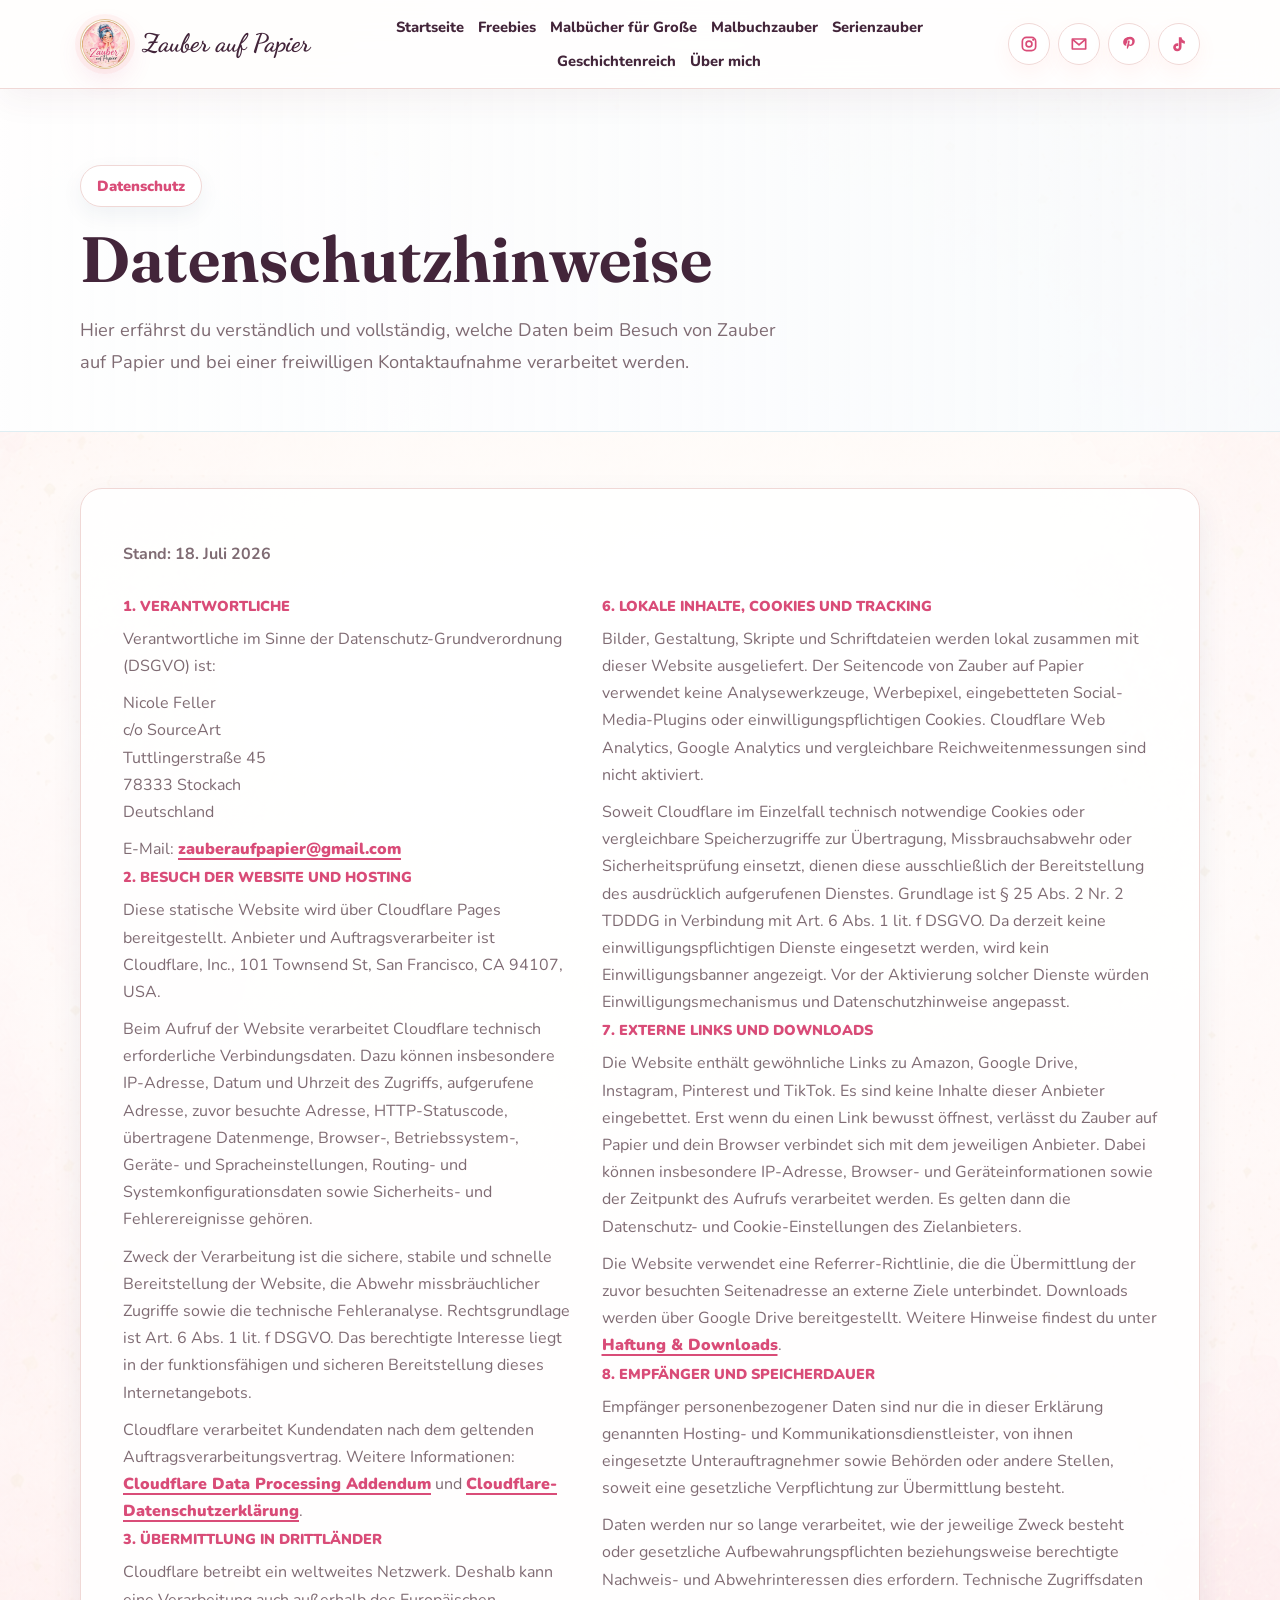
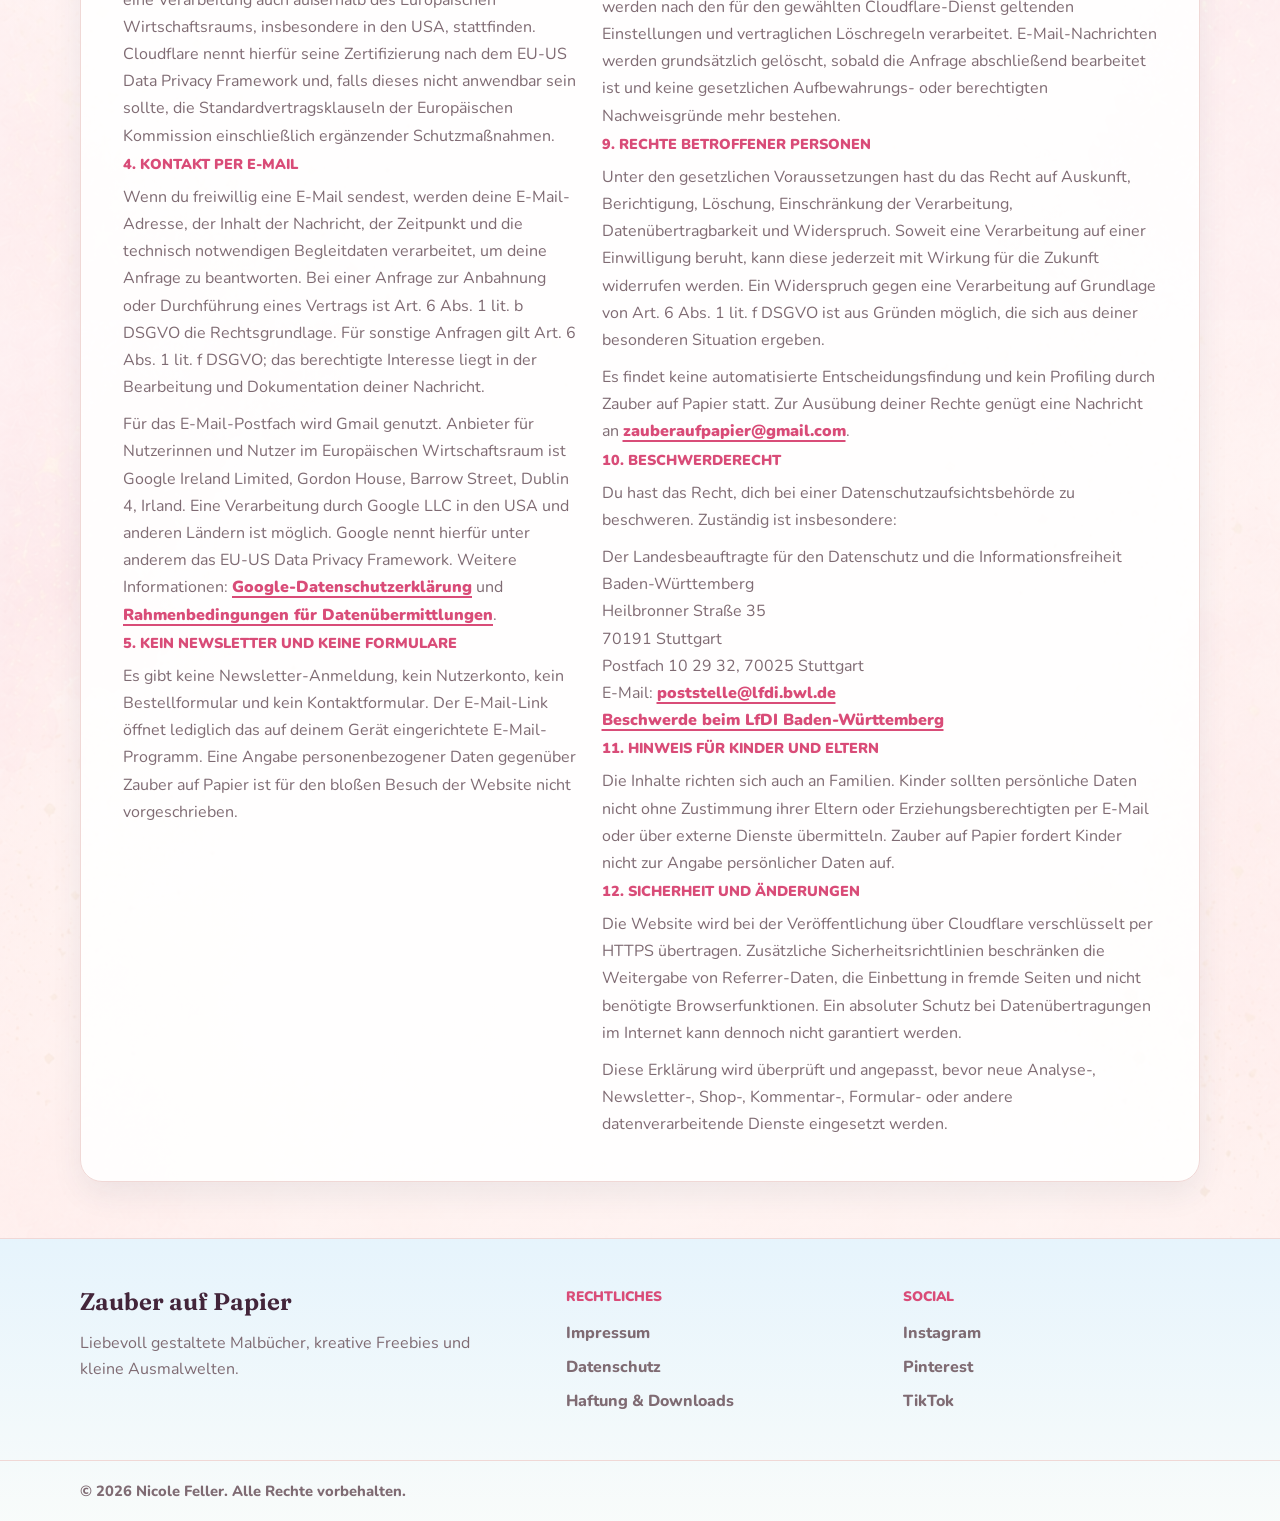
<file: seiten/datenschutz.html>
<!doctype html>
<html lang="de">
  <head>
    <meta charset="utf-8" />
    <meta name="viewport" content="width=device-width, initial-scale=1" />
    <meta name="referrer" content="no-referrer" />
    <meta name="p:domain_verify" content="9e3ee26defac785090c8f163984d136a" />
    <title>Datenschutz | Zauber auf Papier</title>
    <meta name="description" content="Datenschutzhinweise der Landingpage Zauber auf Papier." />
    <meta name="author" content="Nicole Feller" />
    <link rel="stylesheet" href="../fonts/fonts.css" />
    <link rel="stylesheet" href="seite.css?v=20260718-legal" />
    <script src="seite.js?v=20260718-legal" defer></script>
  </head>
  <body>
    <header class="header"><div class="container header-inner"><a class="brand" href="../index.html"><span class="brand-mark">✦</span><span>Zauber auf Papier</span></a><nav class="nav" aria-label="Hauptnavigation">
          <a href="../index.html">Startseite</a>
          <a href="funkel-downloads.html">Freebies</a>
          <a href="malbuch-schaetze.html">Malbücher für Große</a>
          <a href="sternenmalerei.html">Malbuchzauber</a>
          <a href="serienzauber.html">Serienzauber</a>
          <a href="geschichtenreich.html">Geschichtenreich</a>
          <a href="ueber-mich.html">Über mich</a>
        </nav><div class="social">
          <a href="https://www.instagram.com/zauber_auf_papier?igsh=MWM4c21jcXR1cXUzcg==" aria-label="Instagram" title="Instagram" data-popup-link><svg viewBox="0 0 24 24" aria-hidden="true"><rect x="4" y="4" width="16" height="16" rx="5" fill="none" stroke="currentColor" stroke-width="2"/><circle cx="12" cy="12" r="3.5" fill="none" stroke="currentColor" stroke-width="2"/><circle cx="17" cy="7" r="1.3" fill="currentColor"/></svg></a>
          <a href="mailto:zauberaufpapier@gmail.com?subject=Anfrage%20zu%20Zauber%20auf%20Papier" aria-label="Kontakt per E-Mail" title="Kontakt per E-Mail"><svg viewBox="0 0 24 24" aria-hidden="true"><path d="M4 6h16v12H4z" fill="none" stroke="currentColor" stroke-width="2" stroke-linejoin="round"/><path d="m5 7 7 6 7-6" fill="none" stroke="currentColor" stroke-width="2" stroke-linecap="round" stroke-linejoin="round"/></svg></a>
          <a href="https://pin.it/42RjLvB2o" aria-label="Pinterest" title="Pinterest" data-popup-link><svg viewBox="0 0 24 24" aria-hidden="true"><path d="M12 3.5c-4.1 0-7 2.8-7 6.5 0 2.4 1.4 4.2 3.2 4.2.5 0 .8-.3.7-.8l-.2-.9c-.1-.4-.1-.5.2-.8.5-.6.8-1.3.8-2.2 0-1.7 1.1-3.2 3.3-3.2 1.8 0 2.9 1.1 2.9 2.7 0 2.1-1 3.9-2.4 3.9-.8 0-1.4-.7-1.2-1.5l.5-2c.2-.9-.2-1.6-1-1.6-.8 0-1.5.8-1.5 1.9 0 .7.2 1.2.2 1.2l-1 4.2c-.2.8-.1 1.9 0 2.7.1.2.3.2.4.1.6-.8 1.5-2.1 1.8-3.3l.3-1.2c.4.7 1.2 1.1 2.1 1.1 2.8 0 4.8-2.6 4.8-6 0-2.8-2.4-5.1-5.8-5.1z" fill="currentColor"/></svg></a>
          <a href="https://www.tiktok.com/@zauberaufpapierx?_r=1&_t=ZG-96r3VpoOtCT" aria-label="TikTok" title="TikTok" data-popup-link><svg viewBox="0 0 24 24" aria-hidden="true"><path d="M15 4c.5 2.6 1.9 4.1 4 4.5v3.2c-1.5-.1-2.8-.6-4-1.5v5.5c0 3-2.1 5.1-5.1 5.1A4.7 4.7 0 0 1 5 16c0-2.8 2.2-4.9 5-4.9.4 0 .8 0 1.1.1v3.3a2.5 2.5 0 0 0-1.1-.2A1.7 1.7 0 0 0 8.2 16c0 1 .8 1.7 1.8 1.7s1.8-.7 1.8-1.9V4h3.2z" fill="currentColor"/></svg></a>
        </div></div></header>
    <main>
      <section class="hero">
        <div class="container">
          <p class="eyebrow">Datenschutz</p>
          <h1>Datenschutzhinweise</h1>
          <p class="hero-copy">Hier erfährst du verständlich und vollständig, welche Daten beim Besuch von Zauber auf Papier und bei einer freiwilligen Kontaktaufnahme verarbeitet werden.</p>
        </div>
      </section>
      <section>
        <div class="container">
          <div class="legal-card">
            <p><strong>Stand: 18. Juli 2026</strong></p>
            <div class="legal-grid">
              <div>
                <h3>1. Verantwortliche</h3>
                <p>Verantwortliche im Sinne der Datenschutz-Grundverordnung (DSGVO) ist:</p>
                <p>Nicole Feller<br />c/o SourceArt<br />Tuttlingerstraße 45<br />78333 Stockach<br />Deutschland</p>
                <p>E-Mail: <a href="mailto:zauberaufpapier@gmail.com">zauberaufpapier@gmail.com</a></p>

                <h3>2. Besuch der Website und Hosting</h3>
                <p>Diese statische Website wird über Cloudflare Pages bereitgestellt. Anbieter und Auftragsverarbeiter ist Cloudflare, Inc., 101 Townsend St, San Francisco, CA 94107, USA.</p>
                <p>Beim Aufruf der Website verarbeitet Cloudflare technisch erforderliche Verbindungsdaten. Dazu können insbesondere IP-Adresse, Datum und Uhrzeit des Zugriffs, aufgerufene Adresse, zuvor besuchte Adresse, HTTP-Statuscode, übertragene Datenmenge, Browser-, Betriebssystem-, Geräte- und Spracheinstellungen, Routing- und Systemkonfigurationsdaten sowie Sicherheits- und Fehlerereignisse gehören.</p>
                <p>Zweck der Verarbeitung ist die sichere, stabile und schnelle Bereitstellung der Website, die Abwehr missbräuchlicher Zugriffe sowie die technische Fehleranalyse. Rechtsgrundlage ist Art. 6 Abs. 1 lit. f DSGVO. Das berechtigte Interesse liegt in der funktionsfähigen und sicheren Bereitstellung dieses Internetangebots.</p>
                <p>Cloudflare verarbeitet Kundendaten nach dem geltenden Auftragsverarbeitungsvertrag. Weitere Informationen: <a href="https://www.cloudflare.com/en-gb/cloudflare-customer-dpa/" data-popup-link>Cloudflare Data Processing Addendum</a> und <a href="https://www.cloudflare.com/policies/privacy/" data-popup-link>Cloudflare-Datenschutzerklärung</a>.</p>

                <h3>3. Übermittlung in Drittländer</h3>
                <p>Cloudflare betreibt ein weltweites Netzwerk. Deshalb kann eine Verarbeitung auch außerhalb des Europäischen Wirtschaftsraums, insbesondere in den USA, stattfinden. Cloudflare nennt hierfür seine Zertifizierung nach dem EU-US Data Privacy Framework und, falls dieses nicht anwendbar sein sollte, die Standardvertragsklauseln der Europäischen Kommission einschließlich ergänzender Schutzmaßnahmen.</p>

                <h3>4. Kontakt per E-Mail</h3>
                <p>Wenn du freiwillig eine E-Mail sendest, werden deine E-Mail-Adresse, der Inhalt der Nachricht, der Zeitpunkt und die technisch notwendigen Begleitdaten verarbeitet, um deine Anfrage zu beantworten. Bei einer Anfrage zur Anbahnung oder Durchführung eines Vertrags ist Art. 6 Abs. 1 lit. b DSGVO die Rechtsgrundlage. Für sonstige Anfragen gilt Art. 6 Abs. 1 lit. f DSGVO; das berechtigte Interesse liegt in der Bearbeitung und Dokumentation deiner Nachricht.</p>
                <p>Für das E-Mail-Postfach wird Gmail genutzt. Anbieter für Nutzerinnen und Nutzer im Europäischen Wirtschaftsraum ist Google Ireland Limited, Gordon House, Barrow Street, Dublin 4, Irland. Eine Verarbeitung durch Google LLC in den USA und anderen Ländern ist möglich. Google nennt hierfür unter anderem das EU-US Data Privacy Framework. Weitere Informationen: <a href="https://policies.google.com/privacy?hl=de" data-popup-link>Google-Datenschutzerklärung</a> und <a href="https://policies.google.com/privacy/frameworks?hl=de" data-popup-link>Rahmenbedingungen für Datenübermittlungen</a>.</p>

                <h3>5. Kein Newsletter und keine Formulare</h3>
                <p>Es gibt keine Newsletter-Anmeldung, kein Nutzerkonto, kein Bestellformular und kein Kontaktformular. Der E-Mail-Link öffnet lediglich das auf deinem Gerät eingerichtete E-Mail-Programm. Eine Angabe personenbezogener Daten gegenüber Zauber auf Papier ist für den bloßen Besuch der Website nicht vorgeschrieben.</p>
              </div>
              <div>
                <h3>6. Lokale Inhalte, Cookies und Tracking</h3>
                <p>Bilder, Gestaltung, Skripte und Schriftdateien werden lokal zusammen mit dieser Website ausgeliefert. Der Seitencode von Zauber auf Papier verwendet keine Analysewerkzeuge, Werbepixel, eingebetteten Social-Media-Plugins oder einwilligungspflichtigen Cookies. Cloudflare Web Analytics, Google Analytics und vergleichbare Reichweitenmessungen sind nicht aktiviert.</p>
                <p>Soweit Cloudflare im Einzelfall technisch notwendige Cookies oder vergleichbare Speicherzugriffe zur Übertragung, Missbrauchsabwehr oder Sicherheitsprüfung einsetzt, dienen diese ausschließlich der Bereitstellung des ausdrücklich aufgerufenen Dienstes. Grundlage ist § 25 Abs. 2 Nr. 2 TDDDG in Verbindung mit Art. 6 Abs. 1 lit. f DSGVO. Da derzeit keine einwilligungspflichtigen Dienste eingesetzt werden, wird kein Einwilligungsbanner angezeigt. Vor der Aktivierung solcher Dienste würden Einwilligungsmechanismus und Datenschutzhinweise angepasst.</p>

                <h3>7. Externe Links und Downloads</h3>
                <p>Die Website enthält gewöhnliche Links zu Amazon, Google Drive, Instagram, Pinterest und TikTok. Es sind keine Inhalte dieser Anbieter eingebettet. Erst wenn du einen Link bewusst öffnest, verlässt du Zauber auf Papier und dein Browser verbindet sich mit dem jeweiligen Anbieter. Dabei können insbesondere IP-Adresse, Browser- und Geräteinformationen sowie der Zeitpunkt des Aufrufs verarbeitet werden. Es gelten dann die Datenschutz- und Cookie-Einstellungen des Zielanbieters.</p>
                <p>Die Website verwendet eine Referrer-Richtlinie, die die Übermittlung der zuvor besuchten Seitenadresse an externe Ziele unterbindet. Downloads werden über Google Drive bereitgestellt. Weitere Hinweise findest du unter <a href="haftung-downloads.html#downloads">Haftung & Downloads</a>.</p>

                <h3>8. Empfänger und Speicherdauer</h3>
                <p>Empfänger personenbezogener Daten sind nur die in dieser Erklärung genannten Hosting- und Kommunikationsdienstleister, von ihnen eingesetzte Unterauftragnehmer sowie Behörden oder andere Stellen, soweit eine gesetzliche Verpflichtung zur Übermittlung besteht.</p>
                <p>Daten werden nur so lange verarbeitet, wie der jeweilige Zweck besteht oder gesetzliche Aufbewahrungspflichten beziehungsweise berechtigte Nachweis- und Abwehrinteressen dies erfordern. Technische Zugriffsdaten werden nach den für den gewählten Cloudflare-Dienst geltenden Einstellungen und vertraglichen Löschregeln verarbeitet. E-Mail-Nachrichten werden grundsätzlich gelöscht, sobald die Anfrage abschließend bearbeitet ist und keine gesetzlichen Aufbewahrungs- oder berechtigten Nachweisgründe mehr bestehen.</p>

                <h3>9. Rechte betroffener Personen</h3>
                <p>Unter den gesetzlichen Voraussetzungen hast du das Recht auf Auskunft, Berichtigung, Löschung, Einschränkung der Verarbeitung, Datenübertragbarkeit und Widerspruch. Soweit eine Verarbeitung auf einer Einwilligung beruht, kann diese jederzeit mit Wirkung für die Zukunft widerrufen werden. Ein Widerspruch gegen eine Verarbeitung auf Grundlage von Art. 6 Abs. 1 lit. f DSGVO ist aus Gründen möglich, die sich aus deiner besonderen Situation ergeben.</p>
                <p>Es findet keine automatisierte Entscheidungsfindung und kein Profiling durch Zauber auf Papier statt. Zur Ausübung deiner Rechte genügt eine Nachricht an <a href="mailto:zauberaufpapier@gmail.com">zauberaufpapier@gmail.com</a>.</p>

                <h3>10. Beschwerderecht</h3>
                <p>Du hast das Recht, dich bei einer Datenschutzaufsichtsbehörde zu beschweren. Zuständig ist insbesondere:</p>
                <p>Der Landesbeauftragte für den Datenschutz und die Informationsfreiheit Baden-Württemberg<br />Heilbronner Straße 35<br />70191 Stuttgart<br />Postfach 10 29 32, 70025 Stuttgart<br />E-Mail: <a href="mailto:poststelle@lfdi.bwl.de">poststelle@lfdi.bwl.de</a><br /><a href="https://www.baden-wuerttemberg.datenschutz.de/beschwerde/" data-popup-link>Beschwerde beim LfDI Baden-Württemberg</a></p>

                <h3>11. Hinweis für Kinder und Eltern</h3>
                <p>Die Inhalte richten sich auch an Familien. Kinder sollten persönliche Daten nicht ohne Zustimmung ihrer Eltern oder Erziehungsberechtigten per E-Mail oder über externe Dienste übermitteln. Zauber auf Papier fordert Kinder nicht zur Angabe persönlicher Daten auf.</p>

                <h3>12. Sicherheit und Änderungen</h3>
                <p>Die Website wird bei der Veröffentlichung über Cloudflare verschlüsselt per HTTPS übertragen. Zusätzliche Sicherheitsrichtlinien beschränken die Weitergabe von Referrer-Daten, die Einbettung in fremde Seiten und nicht benötigte Browserfunktionen. Ein absoluter Schutz bei Datenübertragungen im Internet kann dennoch nicht garantiert werden.</p>
                <p>Diese Erklärung wird überprüft und angepasst, bevor neue Analyse-, Newsletter-, Shop-, Kommentar-, Formular- oder andere datenverarbeitende Dienste eingesetzt werden.</p>
              </div>
            </div>
          </div>
        </div>
      </section>
    </main>
<footer class="footer"><div class="container footer-grid"><div><h2>Zauber auf Papier</h2><p>Liebevoll gestaltete Malbücher, kreative Freebies und kleine Ausmalwelten.</p></div><div><h3>Rechtliches</h3><div class="footer-links"><a href="impressum.html">Impressum</a><a href="datenschutz.html">Datenschutz</a><a href="haftung-downloads.html">Haftung &amp; Downloads</a></div></div><div><h3>Social</h3><div class="footer-links"><a href="https://www.instagram.com/zauber_auf_papier?igsh=MWM4c21jcXR1cXUzcg==" data-popup-link>Instagram</a><a href="https://pin.it/42RjLvB2o" data-popup-link>Pinterest</a><a href="https://www.tiktok.com/@zauberaufpapierx?_r=1&_t=ZG-96r3VpoOtCT" data-popup-link>TikTok</a></div></div></div><div class="copyright"><div class="container">© 2026 Nicole Feller. Alle Rechte vorbehalten.</div></div></footer>
    <dialog class="popup-fallback" id="popup-fallback"><h2>Der Zauber wartet</h2><p class="text">Falls dein Browser Popups blockiert, kannst du den Link hier öffnen.</p><div class="popup-actions"><a class="button" id="popup-fallback-link" href="#" target="_blank" rel="noopener noreferrer external" referrerpolicy="no-referrer">Link öffnen</a><button type="button" id="popup-close">Schließen</button></div></dialog>
  </body>
</html>
</file>
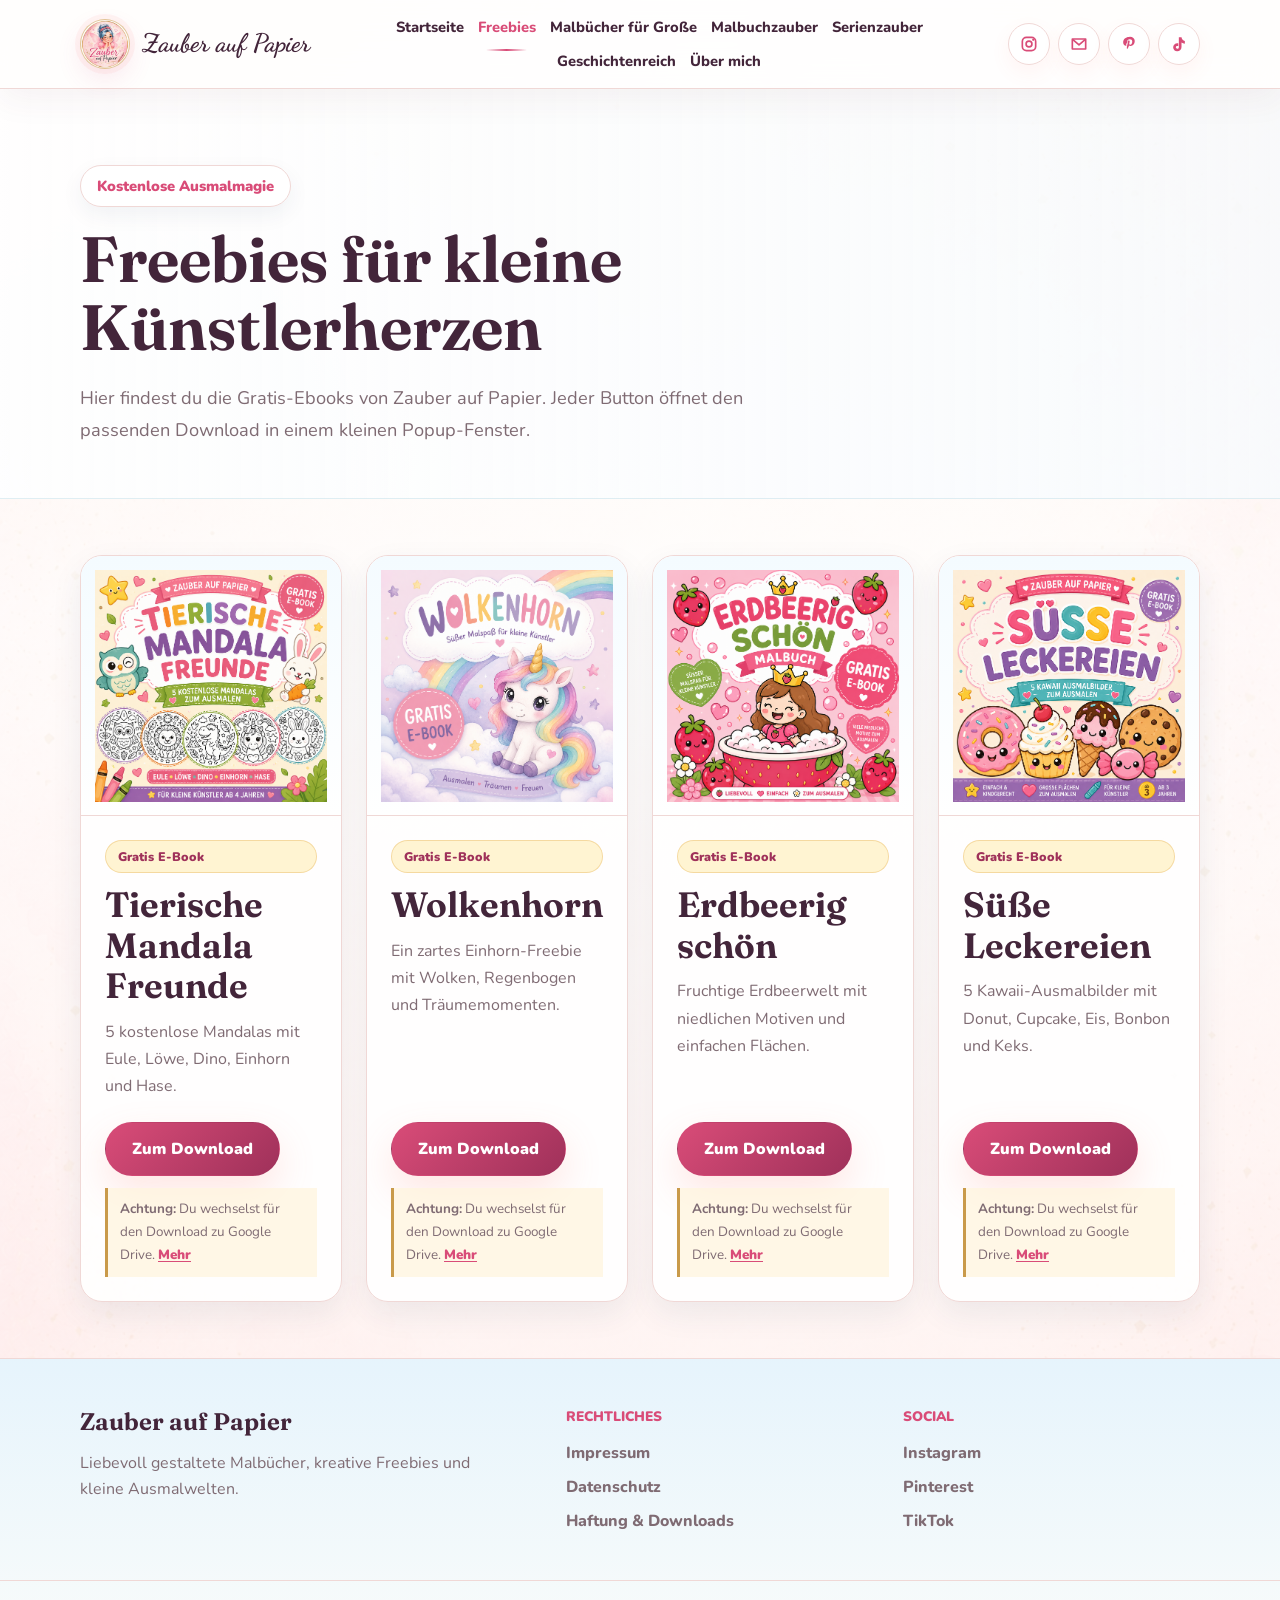
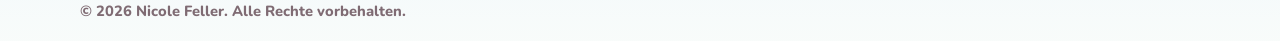
<file: seiten/funkel-downloads.html>
<!doctype html>
<html lang="de">
  <head>
    <meta charset="utf-8" />
    <meta name="viewport" content="width=device-width, initial-scale=1" />
    <meta name="referrer" content="no-referrer" />
    <meta name="p:domain_verify" content="9e3ee26defac785090c8f163984d136a" />
    <title>Freebies | Zauber auf Papier</title>
    <meta name="description" content="Gratis-Ebooks und kreative Ausmal-Downloads von Zauber auf Papier." />
    <meta name="author" content="Nicole Feller" />
    <link rel="stylesheet" href="../fonts/fonts.css" />
    <link rel="stylesheet" href="seite.css?v=20260718-freebie-align" />
    <script src="seite.js?v=20260718-legal" defer></script>
  </head>
  <body>
    <header class="header">
      <div class="container header-inner">
        <a class="brand" href="../index.html"><span class="brand-mark">✦</span><span>Zauber auf Papier</span></a>
        <nav class="nav" aria-label="Hauptnavigation">
          <a href="../index.html">Startseite</a>
          <a class="active" href="funkel-downloads.html">Freebies</a>
          <a href="malbuch-schaetze.html">Malbücher für Große</a>
          <a href="sternenmalerei.html">Malbuchzauber</a>
          <a href="serienzauber.html">Serienzauber</a>
          <a href="geschichtenreich.html">Geschichtenreich</a>
          <a href="ueber-mich.html">Über mich</a>
        </nav>
        <div class="social">
          <a href="https://www.instagram.com/zauber_auf_papier?igsh=MWM4c21jcXR1cXUzcg==" aria-label="Instagram" title="Instagram" data-popup-link><svg viewBox="0 0 24 24" aria-hidden="true"><rect x="4" y="4" width="16" height="16" rx="5" fill="none" stroke="currentColor" stroke-width="2"/><circle cx="12" cy="12" r="3.5" fill="none" stroke="currentColor" stroke-width="2"/><circle cx="17" cy="7" r="1.3" fill="currentColor"/></svg></a>
          <a href="mailto:zauberaufpapier@gmail.com?subject=Anfrage%20zu%20Zauber%20auf%20Papier" aria-label="Kontakt per E-Mail" title="Kontakt per E-Mail"><svg viewBox="0 0 24 24" aria-hidden="true"><path d="M4 6h16v12H4z" fill="none" stroke="currentColor" stroke-width="2" stroke-linejoin="round"/><path d="m5 7 7 6 7-6" fill="none" stroke="currentColor" stroke-width="2" stroke-linecap="round" stroke-linejoin="round"/></svg></a>
          <a href="https://pin.it/42RjLvB2o" aria-label="Pinterest" title="Pinterest" data-popup-link><svg viewBox="0 0 24 24" aria-hidden="true"><path d="M12 3.5c-4.1 0-7 2.8-7 6.5 0 2.4 1.4 4.2 3.2 4.2.5 0 .8-.3.7-.8l-.2-.9c-.1-.4-.1-.5.2-.8.5-.6.8-1.3.8-2.2 0-1.7 1.1-3.2 3.3-3.2 1.8 0 2.9 1.1 2.9 2.7 0 2.1-1 3.9-2.4 3.9-.8 0-1.4-.7-1.2-1.5l.5-2c.2-.9-.2-1.6-1-1.6-.8 0-1.5.8-1.5 1.9 0 .7.2 1.2.2 1.2l-1 4.2c-.2.8-.1 1.9 0 2.7.1.2.3.2.4.1.6-.8 1.5-2.1 1.8-3.3l.3-1.2c.4.7 1.2 1.1 2.1 1.1 2.8 0 4.8-2.6 4.8-6 0-2.8-2.4-5.1-5.8-5.1z" fill="currentColor"/></svg></a>
          <a href="https://www.tiktok.com/@zauberaufpapierx?_r=1&_t=ZG-96r3VpoOtCT" aria-label="TikTok" title="TikTok" data-popup-link><svg viewBox="0 0 24 24" aria-hidden="true"><path d="M15 4c.5 2.6 1.9 4.1 4 4.5v3.2c-1.5-.1-2.8-.6-4-1.5v5.5c0 3-2.1 5.1-5.1 5.1A4.7 4.7 0 0 1 5 16c0-2.8 2.2-4.9 5-4.9.4 0 .8 0 1.1.1v3.3a2.5 2.5 0 0 0-1.1-.2A1.7 1.7 0 0 0 8.2 16c0 1 .8 1.7 1.8 1.7s1.8-.7 1.8-1.9V4h3.2z" fill="currentColor"/></svg></a>
        </div>
      </div>
    </header>
    <main>
      <section class="hero">
        <div class="container">
          <p class="eyebrow">Kostenlose Ausmalmagie</p>
          <h1>Freebies für kleine Künstlerherzen</h1>
          <p class="hero-copy">Hier findest du die Gratis-Ebooks von Zauber auf Papier. Jeder Button öffnet den passenden Download in einem kleinen Popup-Fenster.</p>
        </div>
      </section>
      <section>
        <div class="container grid four freebie-grid">
          <article class="card">
            <div class="image-square"><img src="../images/tierische-mandala-freunde-freebie.png" alt="Gratis-Ebook Tierische Mandala Freunde" /></div>
            <div class="card-body">
              <span class="badge">Gratis E-Book</span>
              <h3>Tierische Mandala Freunde</h3>
              <p>5 kostenlose Mandalas mit Eule, Löwe, Dino, Einhorn und Hase.</p>
              <div class="actions"><a class="button" href="https://drive.google.com/file/d/1bsb30Yv7q_eqgRMGPpCMzJwHOrw5ltkA/view?usp=sharing" data-popup-link>Zum Download</a></div>
              <p class="legal-inline-notice"><strong>Achtung:</strong> Du wechselst für den Download zu Google Drive. <a href="haftung-downloads.html#downloads">Mehr</a></p>
            </div>
          </article>
          <article class="card">
            <div class="image-square"><img src="../images/wolkenhorn-freebie.png" alt="Gratis-Ebook Wolkenhorn" /></div>
            <div class="card-body">
              <span class="badge">Gratis E-Book</span>
              <h3>Wolkenhorn</h3>
              <p>Ein zartes Einhorn-Freebie mit Wolken, Regenbogen und Träumemomenten.</p>
              <div class="actions"><a class="button" href="https://drive.google.com/file/d/1lKpibTy2AkcO2PCDa5Ar9-eTRoL4TR90/view?usp=drive_link" data-popup-link>Zum Download</a></div>
              <p class="legal-inline-notice"><strong>Achtung:</strong> Du wechselst für den Download zu Google Drive. <a href="haftung-downloads.html#downloads">Mehr</a></p>
            </div>
          </article>
          <article class="card">
            <div class="image-square"><img src="../images/erdbeerig-schoen-freebie.png" alt="Gratis-Ebook Erdbeerig schön" /></div>
            <div class="card-body">
              <span class="badge">Gratis E-Book</span>
              <h3>Erdbeerig schön</h3>
              <p>Fruchtige Erdbeerwelt mit niedlichen Motiven und einfachen Flächen.</p>
              <div class="actions"><a class="button" href="https://drive.google.com/file/d/1T_bBWcawrduaMKJu0Wt-k7ENOAzjWCld/view?usp=sharing" data-popup-link>Zum Download</a></div>
              <p class="legal-inline-notice"><strong>Achtung:</strong> Du wechselst für den Download zu Google Drive. <a href="haftung-downloads.html#downloads">Mehr</a></p>
            </div>
          </article>
          <article class="card">
            <div class="image-square"><img src="../images/suesse-leckereien-freebie.png" alt="Gratis-Ebook Süße Leckereien" /></div>
            <div class="card-body">
              <span class="badge">Gratis E-Book</span>
              <h3>Süße Leckereien</h3>
              <p>5 Kawaii-Ausmalbilder mit Donut, Cupcake, Eis, Bonbon und Keks.</p>
              <div class="actions"><a class="button" href="https://drive.google.com/file/d/14dQmmXiXhI6Png2SZ4A0MigrVie_ZLjj/view?usp=sharing" data-popup-link>Zum Download</a></div>
              <p class="legal-inline-notice"><strong>Achtung:</strong> Du wechselst für den Download zu Google Drive. <a href="haftung-downloads.html#downloads">Mehr</a></p>
            </div>
          </article>
        </div>
      </section>
    </main>
    <footer class="footer">
      <div class="container footer-grid">
        <div><h2>Zauber auf Papier</h2><p>Liebevoll gestaltete Malbücher, kreative Freebies und kleine Ausmalwelten.</p></div>
<div><h3>Rechtliches</h3><div class="footer-links"><a href="impressum.html">Impressum</a><a href="datenschutz.html">Datenschutz</a><a href="haftung-downloads.html">Haftung &amp; Downloads</a></div></div>
        <div><h3>Social</h3><div class="footer-links"><a href="https://www.instagram.com/zauber_auf_papier?igsh=MWM4c21jcXR1cXUzcg==" data-popup-link>Instagram</a><a href="https://pin.it/42RjLvB2o" data-popup-link>Pinterest</a><a href="https://www.tiktok.com/@zauberaufpapierx?_r=1&_t=ZG-96r3VpoOtCT" data-popup-link>TikTok</a></div></div>
      </div>
      <div class="copyright"><div class="container">© 2026 Nicole Feller. Alle Rechte vorbehalten.</div></div>
    </footer>
    <dialog class="popup-fallback" id="popup-fallback"><h2>Der Zauber wartet</h2><p class="text">Falls dein Browser Popups blockiert, kannst du den Link hier öffnen.</p><div class="popup-actions"><a class="button" id="popup-fallback-link" href="#" target="_blank" rel="noopener noreferrer external" referrerpolicy="no-referrer">Link öffnen</a><button type="button" id="popup-close">Schließen</button></div></dialog>
  </body>
</html>
</file>
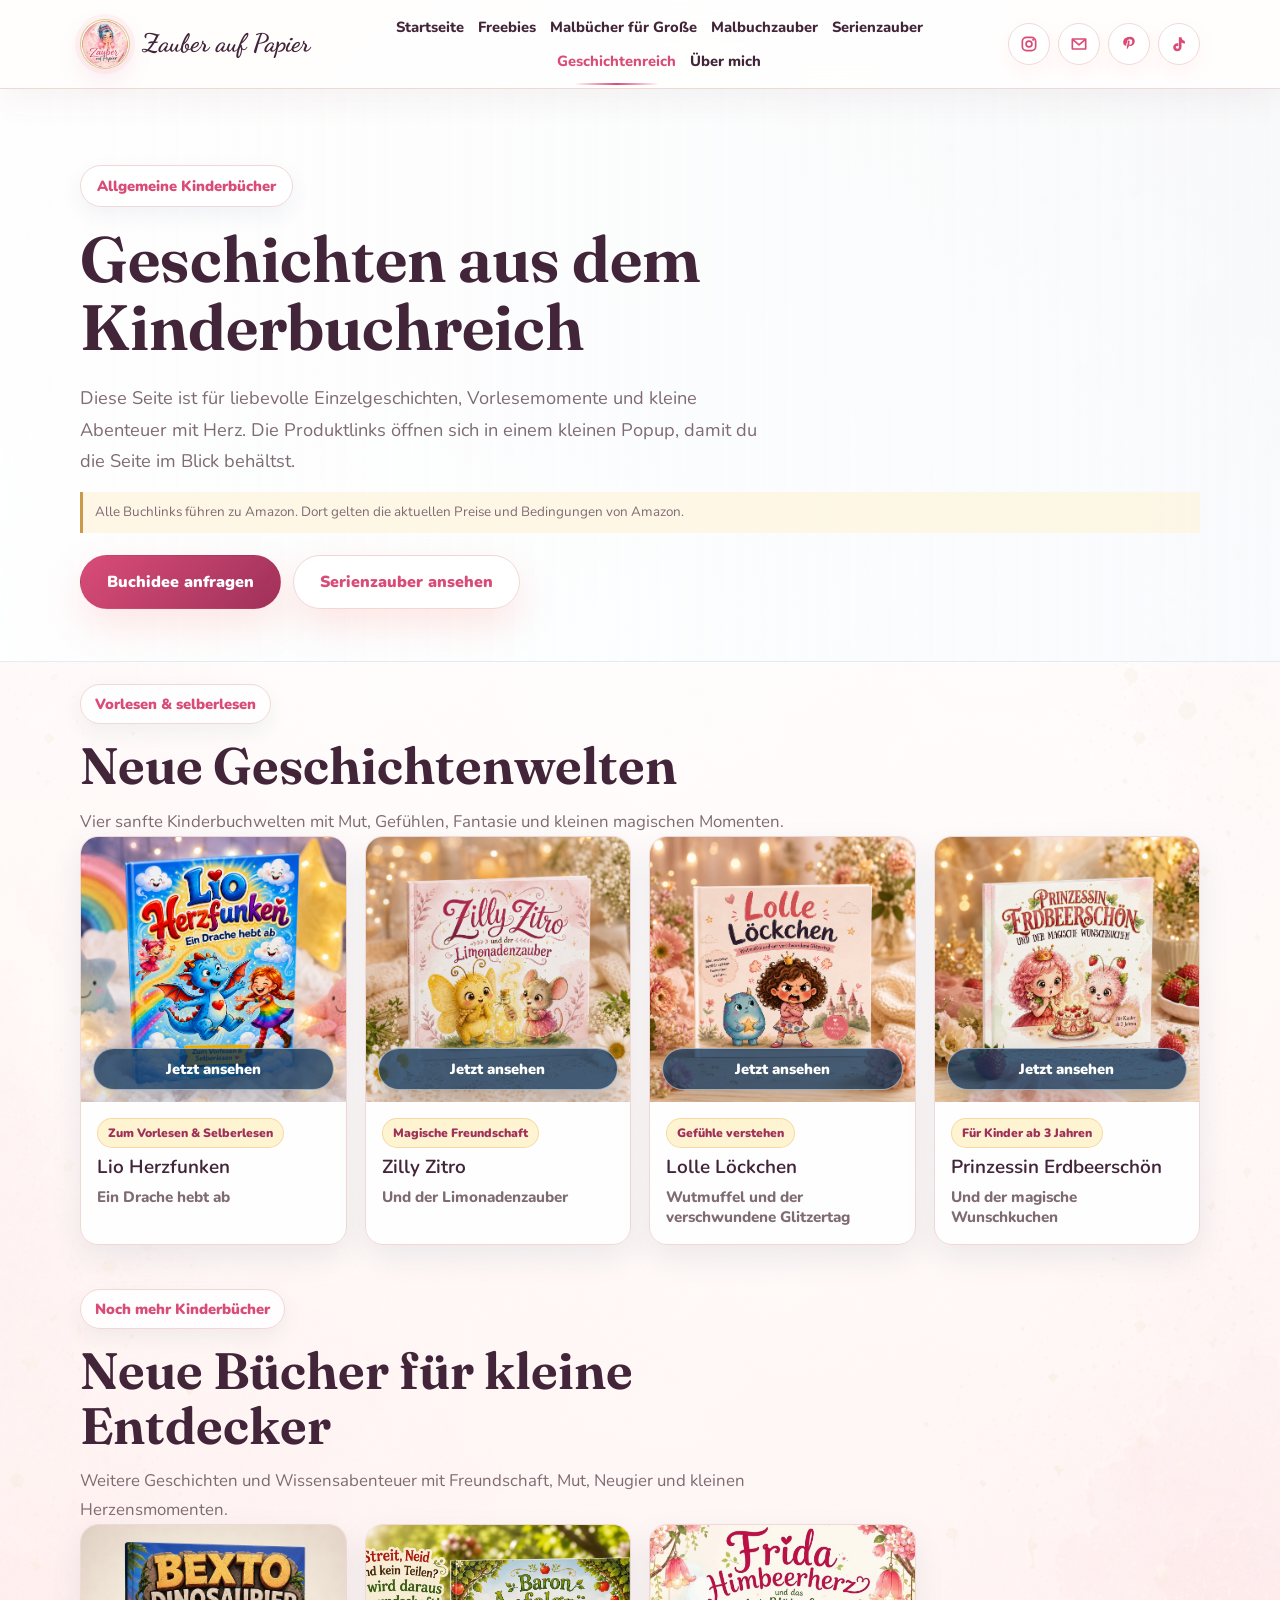
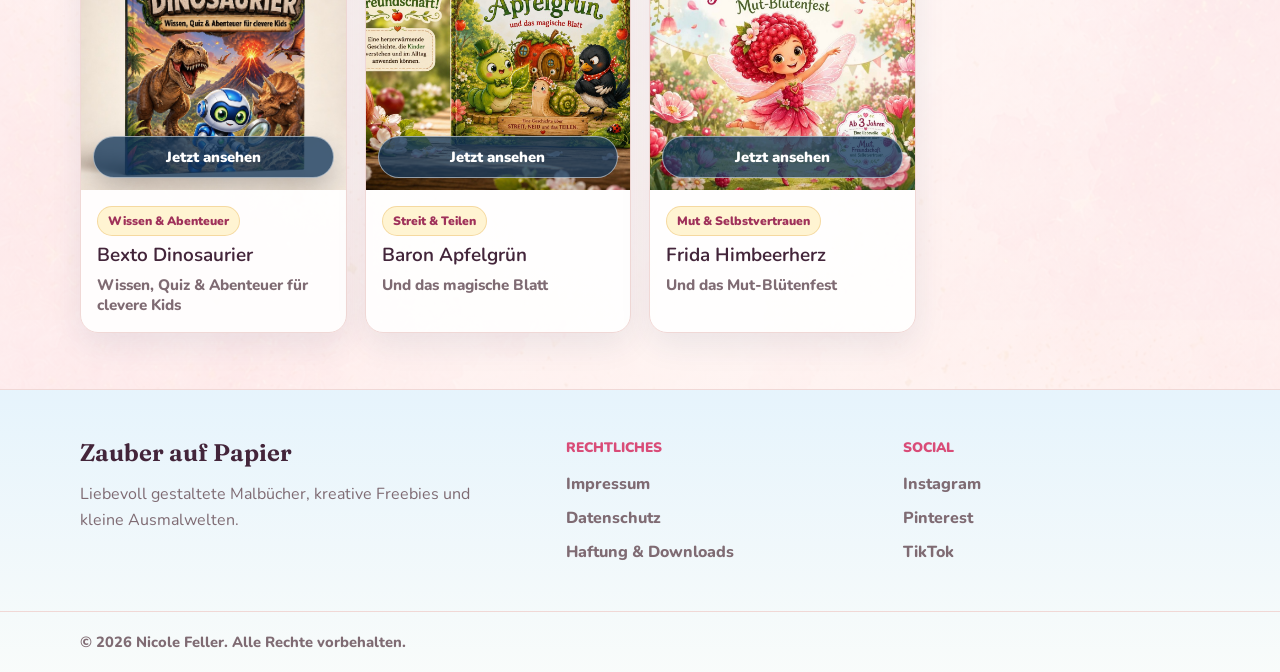
<file: seiten/geschichtenreich.html>
<!doctype html>
<html lang="de">
  <head>
    <meta charset="utf-8" />
    <meta name="viewport" content="width=device-width, initial-scale=1" />
    <meta name="referrer" content="no-referrer" />
    <meta name="p:domain_verify" content="9e3ee26defac785090c8f163984d136a" />
    <title>Geschichtenreich | Zauber auf Papier</title>
    <meta name="description" content="Allgemeine Kinderbücher und Vorlesewelten von Zauber auf Papier." />
    <meta name="author" content="Nicole Feller" />
    <link rel="stylesheet" href="../fonts/fonts.css" />
    <link rel="stylesheet" href="seite.css?v=20260718-legal" />
    <script src="seite.js?v=20260718-legal" defer></script>
  </head>
  <body>
    <header class="header">
      <div class="container header-inner">
        <a class="brand" href="../index.html"><span class="brand-mark">✦</span><span>Zauber auf Papier</span></a>
        <nav class="nav" aria-label="Hauptnavigation">
          <a href="../index.html">Startseite</a>
          <a href="funkel-downloads.html">Freebies</a>
          <a href="malbuch-schaetze.html">Malbücher für Große</a>
          <a href="sternenmalerei.html">Malbuchzauber</a>
          <a href="serienzauber.html">Serienzauber</a>
          <a class="active" href="geschichtenreich.html">Geschichtenreich</a>
          <a href="ueber-mich.html">Über mich</a>
        </nav>
        <div class="social">
          <a href="https://www.instagram.com/zauber_auf_papier?igsh=MWM4c21jcXR1cXUzcg==" aria-label="Instagram" title="Instagram" data-popup-link><svg viewBox="0 0 24 24" aria-hidden="true"><rect x="4" y="4" width="16" height="16" rx="5" fill="none" stroke="currentColor" stroke-width="2"/><circle cx="12" cy="12" r="3.5" fill="none" stroke="currentColor" stroke-width="2"/><circle cx="17" cy="7" r="1.3" fill="currentColor"/></svg></a>
          <a href="mailto:zauberaufpapier@gmail.com?subject=Anfrage%20zu%20Zauber%20auf%20Papier" aria-label="Kontakt per E-Mail" title="Kontakt per E-Mail"><svg viewBox="0 0 24 24" aria-hidden="true"><path d="M4 6h16v12H4z" fill="none" stroke="currentColor" stroke-width="2" stroke-linejoin="round"/><path d="m5 7 7 6 7-6" fill="none" stroke="currentColor" stroke-width="2" stroke-linecap="round" stroke-linejoin="round"/></svg></a>
          <a href="https://pin.it/42RjLvB2o" aria-label="Pinterest" title="Pinterest" data-popup-link><svg viewBox="0 0 24 24" aria-hidden="true"><path d="M12 3.5c-4.1 0-7 2.8-7 6.5 0 2.4 1.4 4.2 3.2 4.2.5 0 .8-.3.7-.8l-.2-.9c-.1-.4-.1-.5.2-.8.5-.6.8-1.3.8-2.2 0-1.7 1.1-3.2 3.3-3.2 1.8 0 2.9 1.1 2.9 2.7 0 2.1-1 3.9-2.4 3.9-.8 0-1.4-.7-1.2-1.5l.5-2c.2-.9-.2-1.6-1-1.6-.8 0-1.5.8-1.5 1.9 0 .7.2 1.2.2 1.2l-1 4.2c-.2.8-.1 1.9 0 2.7.1.2.3.2.4.1.6-.8 1.5-2.1 1.8-3.3l.3-1.2c.4.7 1.2 1.1 2.1 1.1 2.8 0 4.8-2.6 4.8-6 0-2.8-2.4-5.1-5.8-5.1z" fill="currentColor"/></svg></a>
          <a href="https://www.tiktok.com/@zauberaufpapierx?_r=1&_t=ZG-96r3VpoOtCT" aria-label="TikTok" title="TikTok" data-popup-link><svg viewBox="0 0 24 24" aria-hidden="true"><path d="M15 4c.5 2.6 1.9 4.1 4 4.5v3.2c-1.5-.1-2.8-.6-4-1.5v5.5c0 3-2.1 5.1-5.1 5.1A4.7 4.7 0 0 1 5 16c0-2.8 2.2-4.9 5-4.9.4 0 .8 0 1.1.1v3.3a2.5 2.5 0 0 0-1.1-.2A1.7 1.7 0 0 0 8.2 16c0 1 .8 1.7 1.8 1.7s1.8-.7 1.8-1.9V4h3.2z" fill="currentColor"/></svg></a>
        </div>
      </div>
    </header>

    <main>
      <section class="hero">
        <div class="container">
          <p class="eyebrow">Allgemeine Kinderbücher</p>
          <h1>Geschichten aus dem Kinderbuchreich</h1>
          <p class="hero-copy">
            Diese Seite ist für liebevolle Einzelgeschichten, Vorlesemomente und kleine Abenteuer mit Herz.
            Die Produktlinks öffnen sich in einem kleinen Popup, damit du die Seite im Blick behältst.
          </p>
          <p class="legal-inline-notice">Alle Buchlinks führen zu Amazon. Dort gelten die aktuellen Preise und Bedingungen von Amazon.</p>
          <div class="actions">
            <a class="button" href="mailto:zauberaufpapier@gmail.com?subject=Buchidee%20zu%20Zauber%20auf%20Papier">Buchidee anfragen</a>
            <a class="button secondary" href="serienzauber.html">Serienzauber ansehen</a>
          </div>
        </div>
      </section>

      <section class="series-wrap">
        <div class="container">
          <div class="series-heading">
            <p class="pill">Vorlesen & selberlesen</p>
            <h2>Neue Geschichtenwelten</h2>
            <p>
              Vier sanfte Kinderbuchwelten mit Mut, Gefühlen, Fantasie und kleinen magischen Momenten.
            </p>
          </div>

          <div class="series-grid">
            <article class="series-book">
              <a
                class="series-cover-link"
                href="https://www.amazon.de/dp/B0F3XQ4QVY"
                data-popup-link
                aria-label="Lio Herzfunken jetzt ansehen"
              >
                <img src="../images/lio-herzfunken-drache-hebt-ab.png" alt="Lio Herzfunken: Ein Drache hebt ab" />
                <span class="series-overlay">Jetzt ansehen</span>
              </a>
              <div class="series-meta">
                <span>Zum Vorlesen & Selberlesen</span>
                <h3>Lio Herzfunken</h3>
                <p>Ein Drache hebt ab</p>
              </div>
            </article>

            <article class="series-book">
              <a
                class="series-cover-link"
                href="https://www.amazon.de/dp/B0H2RJN6XR"
                data-popup-link
                aria-label="Zilly Zitro jetzt ansehen"
              >
                <img src="../images/zilly-zitro-limonadenzauber.png" alt="Zilly Zitro und der Limonadenzauber" />
                <span class="series-overlay">Jetzt ansehen</span>
              </a>
              <div class="series-meta">
                <span>Magische Freundschaft</span>
                <h3>Zilly Zitro</h3>
                <p>Und der Limonadenzauber</p>
              </div>
            </article>

            <article class="series-book">
              <a
                class="series-cover-link"
                href="https://www.amazon.de/dp/B0FPQDR443"
                data-popup-link
                aria-label="Lolle Löckchen jetzt ansehen"
              >
                <img src="../images/lolle-loeckchen-glitzertag.png" alt="Lolle Löckchen: Wutmuffel und der verschwundene Glitzertag" />
                <span class="series-overlay">Jetzt ansehen</span>
              </a>
              <div class="series-meta">
                <span>Gefühle verstehen</span>
                <h3>Lolle Löckchen</h3>
                <p>Wutmuffel und der verschwundene Glitzertag</p>
              </div>
            </article>

            <article class="series-book">
              <a
                class="series-cover-link"
                href="https://www.amazon.de/dp/B0H2PWSHYJ"
                data-popup-link
                aria-label="Prinzessin Erdbeerschön jetzt ansehen"
              >
                <img src="../images/prinzessin-erdbeerschoen-wunschkuchen.png" alt="Prinzessin Erdbeerschön und der magische Wunschkuchen" />
                <span class="series-overlay">Jetzt ansehen</span>
              </a>
              <div class="series-meta">
                <span>Für Kinder ab 3 Jahren</span>
                <h3>Prinzessin Erdbeerschön</h3>
                <p>Und der magische Wunschkuchen</p>
              </div>
            </article>
          </div>

          <div class="series-heading series-subheading">
            <p class="pill">Noch mehr Kinderbücher</p>
            <h2>Neue Bücher für kleine Entdecker</h2>
            <p>
              Weitere Geschichten und Wissensabenteuer mit Freundschaft, Mut, Neugier und kleinen Herzensmomenten.
            </p>
          </div>

          <div class="series-grid">
            <article class="series-book">
              <a class="series-cover-link" href="https://www.amazon.de/dp/B0H4FZPY8C" data-popup-link aria-label="Bexto Dinosaurier jetzt ansehen">
                <img src="../images/bexto-dinosaurier.jpg" alt="Bexto Dinosaurier: Wissen, Quiz und Abenteuer für clevere Kids" />
                <span class="series-overlay">Jetzt ansehen</span>
              </a>
              <div class="series-meta">
                <span>Wissen & Abenteuer</span>
                <h3>Bexto Dinosaurier</h3>
                <p>Wissen, Quiz & Abenteuer für clevere Kids</p>
              </div>
            </article>

            <article class="series-book">
              <a class="series-cover-link" href="https://www.amazon.de/dp/B0H5B2DS66" data-popup-link aria-label="Baron Apfelgruen jetzt ansehen">
                <img src="../images/baron-apfelgruen-magisches-blatt.jpg" alt="Baron Apfelgrün und das magische Blatt" />
                <span class="series-overlay">Jetzt ansehen</span>
              </a>
              <div class="series-meta">
                <span>Streit & Teilen</span>
                <h3>Baron Apfelgrün</h3>
                <p>Und das magische Blatt</p>
              </div>
            </article>

            <article class="series-book">
              <a class="series-cover-link" href="https://www.amazon.de/dp/B0H592GT2D" data-popup-link aria-label="Frida Himbeerherz jetzt ansehen">
                <img src="../images/frida-himbeerherz-mut-bluetenfest.jpg" alt="Frida Himbeerherz und das Mut-Blütenfest" />
                <span class="series-overlay">Jetzt ansehen</span>
              </a>
              <div class="series-meta">
                <span>Mut & Selbstvertrauen</span>
                <h3>Frida Himbeerherz</h3>
                <p>Und das Mut-Blütenfest</p>
              </div>
            </article>
          </div>
        </div>
      </section>
    </main>

    <footer class="footer">
      <div class="container footer-grid">
        <div>
          <h2>Zauber auf Papier</h2>
          <p>Liebevoll gestaltete Malbücher, kreative Freebies und kleine Ausmalwelten.</p>
        </div>
        <div>
          <h3>Rechtliches</h3>
          <div class="footer-links">
            <a href="impressum.html">Impressum</a>
            <a href="datenschutz.html">Datenschutz</a><a href="haftung-downloads.html">Haftung &amp; Downloads</a>
          </div>
        </div>
        <div>
          <h3>Social</h3>
          <div class="footer-links">
            <a href="https://www.instagram.com/zauber_auf_papier?igsh=MWM4c21jcXR1cXUzcg==" data-popup-link>Instagram</a>
            <a href="https://pin.it/42RjLvB2o" data-popup-link>Pinterest</a>
            <a href="https://www.tiktok.com/@zauberaufpapierx?_r=1&_t=ZG-96r3VpoOtCT" data-popup-link>TikTok</a>
          </div>
        </div>
      </div>
      <div class="copyright"><div class="container">© 2026 Nicole Feller. Alle Rechte vorbehalten.</div></div>
    </footer>

    <dialog class="popup-fallback" id="popup-fallback">
      <h2>Der Zauber wartet</h2>
      <p class="text">Falls dein Browser Popups blockiert, kannst du den Link hier öffnen.</p>
      <div class="popup-actions">
        <a class="button" id="popup-fallback-link" href="#" target="_blank" rel="noopener noreferrer external" referrerpolicy="no-referrer">Link öffnen</a>
        <button type="button" id="popup-close">Schließen</button>
      </div>
    </dialog>
  </body>
</html>
</file>
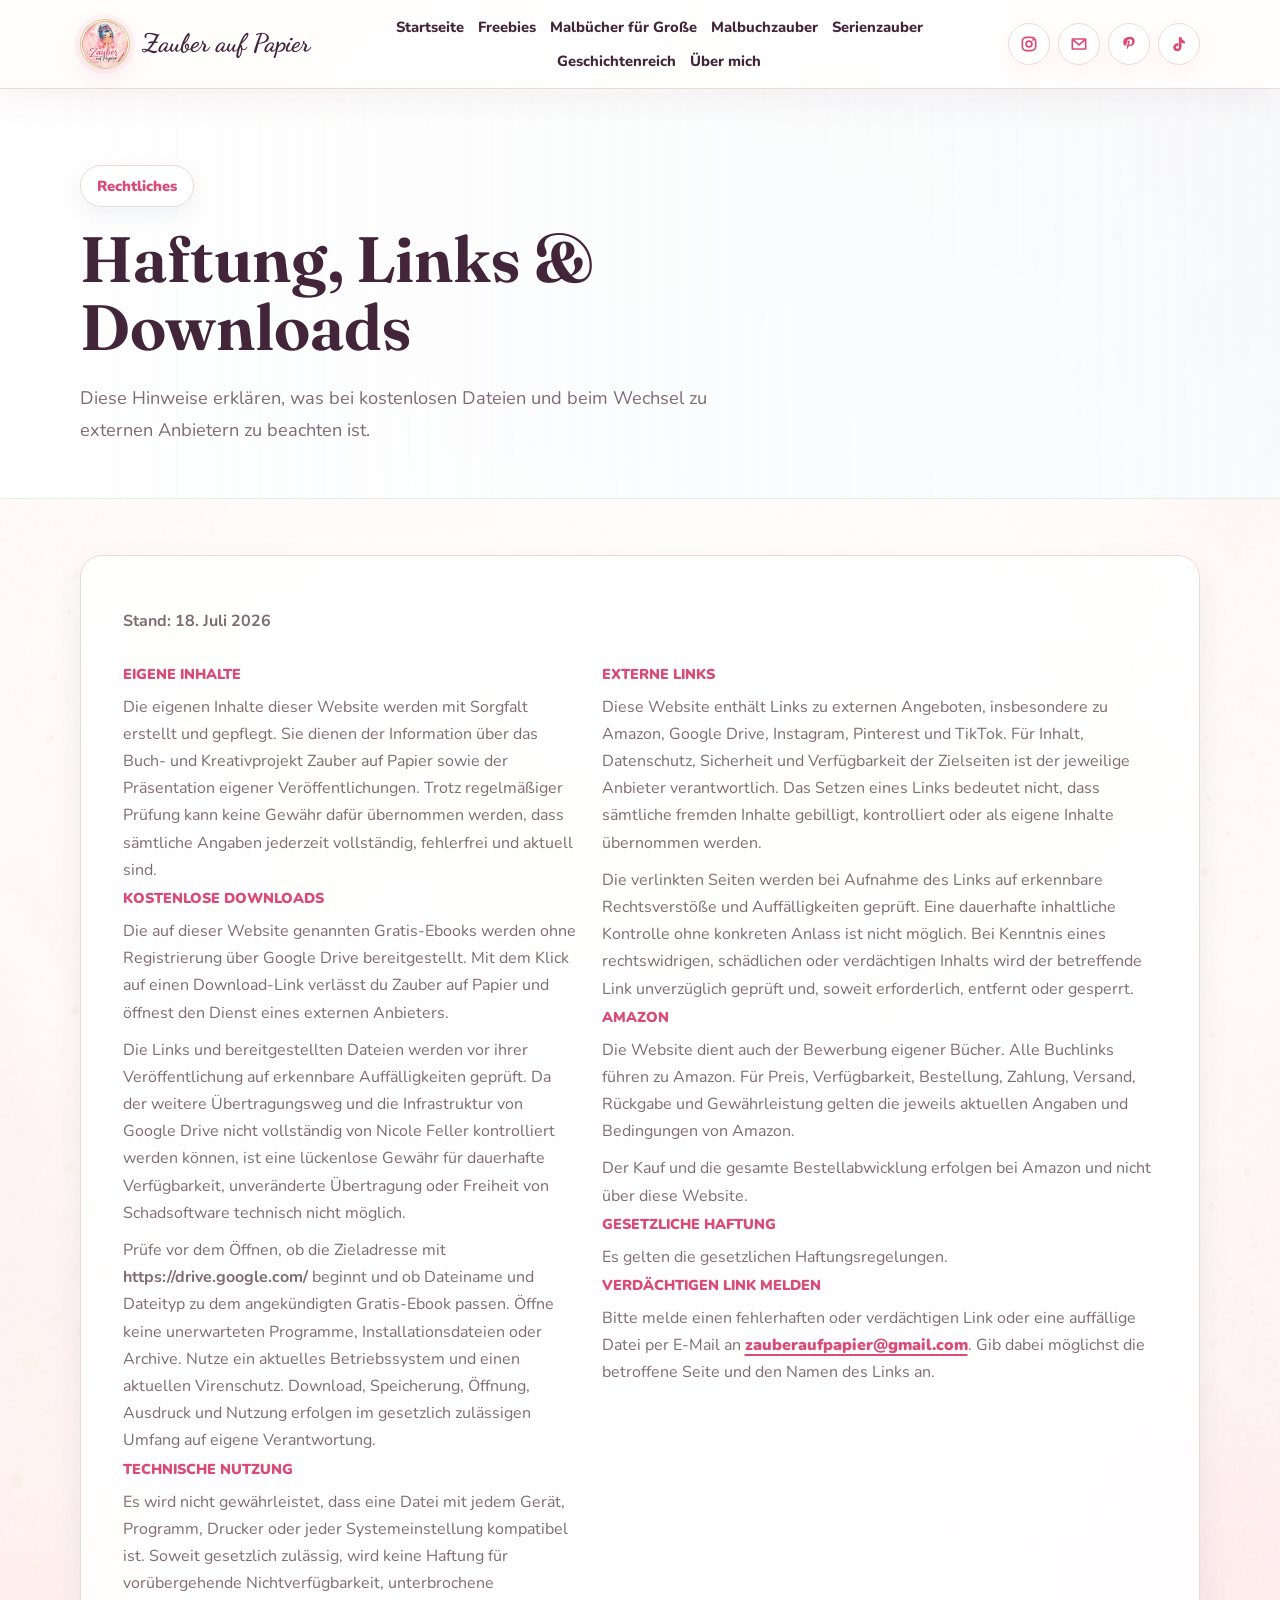
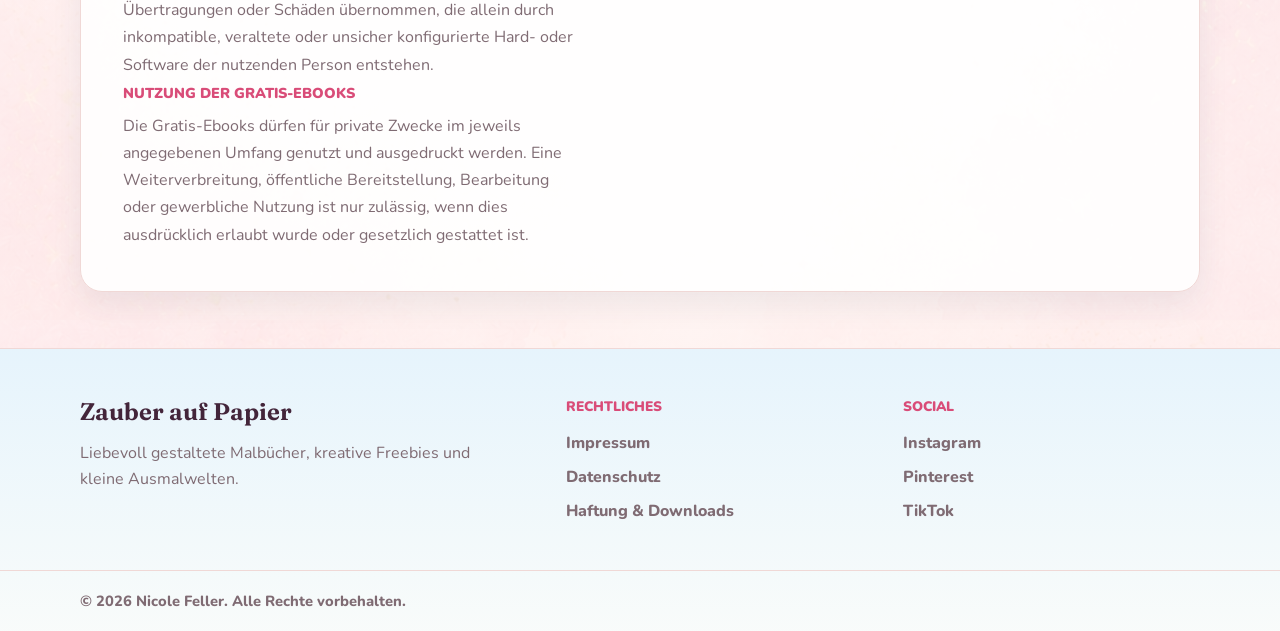
<file: seiten/haftung-downloads.html>
<!doctype html>
<html lang="de">
  <head>
    <meta charset="utf-8" />
    <meta name="viewport" content="width=device-width, initial-scale=1" />
    <meta name="referrer" content="no-referrer" />
    <meta name="p:domain_verify" content="9e3ee26defac785090c8f163984d136a" />
    <title>Haftung &amp; Downloads | Zauber auf Papier</title>
    <meta name="description" content="Hinweise zu Haftung, externen Links und Downloads auf Zauber auf Papier." />
    <meta name="author" content="Nicole Feller" />
    <meta name="copyright" content="© 2026 Nicole Feller. Alle Rechte vorbehalten." />
    <link rel="stylesheet" href="../fonts/fonts.css" />
    <link rel="stylesheet" href="seite.css?v=20260718-legal" />
    <script src="seite.js?v=20260718-legal" defer></script>
  </head>
  <body>
    <header class="header"><div class="container header-inner"><a class="brand" href="../index.html"><span class="brand-mark">✦</span><span>Zauber auf Papier</span></a><nav class="nav" aria-label="Hauptnavigation">
          <a href="../index.html">Startseite</a>
          <a href="funkel-downloads.html">Freebies</a>
          <a href="malbuch-schaetze.html">Malbücher für Große</a>
          <a href="sternenmalerei.html">Malbuchzauber</a>
          <a href="serienzauber.html">Serienzauber</a>
          <a href="geschichtenreich.html">Geschichtenreich</a>
          <a href="ueber-mich.html">Über mich</a>
        </nav><div class="social">
          <a href="https://www.instagram.com/zauber_auf_papier?igsh=MWM4c21jcXR1cXUzcg==" aria-label="Instagram" title="Instagram" data-popup-link><svg viewBox="0 0 24 24" aria-hidden="true"><rect x="4" y="4" width="16" height="16" rx="5" fill="none" stroke="currentColor" stroke-width="2"/><circle cx="12" cy="12" r="3.5" fill="none" stroke="currentColor" stroke-width="2"/><circle cx="17" cy="7" r="1.3" fill="currentColor"/></svg></a>
          <a href="mailto:zauberaufpapier@gmail.com?subject=Anfrage%20zu%20Zauber%20auf%20Papier" aria-label="Kontakt per E-Mail" title="Kontakt per E-Mail"><svg viewBox="0 0 24 24" aria-hidden="true"><path d="M4 6h16v12H4z" fill="none" stroke="currentColor" stroke-width="2" stroke-linejoin="round"/><path d="m5 7 7 6 7-6" fill="none" stroke="currentColor" stroke-width="2" stroke-linecap="round" stroke-linejoin="round"/></svg></a>
          <a href="https://pin.it/42RjLvB2o" aria-label="Pinterest" title="Pinterest" data-popup-link><svg viewBox="0 0 24 24" aria-hidden="true"><path d="M12 3.5c-4.1 0-7 2.8-7 6.5 0 2.4 1.4 4.2 3.2 4.2.5 0 .8-.3.7-.8l-.2-.9c-.1-.4-.1-.5.2-.8.5-.6.8-1.3.8-2.2 0-1.7 1.1-3.2 3.3-3.2 1.8 0 2.9 1.1 2.9 2.7 0 2.1-1 3.9-2.4 3.9-.8 0-1.4-.7-1.2-1.5l.5-2c.2-.9-.2-1.6-1-1.6-.8 0-1.5.8-1.5 1.9 0 .7.2 1.2.2 1.2l-1 4.2c-.2.8-.1 1.9 0 2.7.1.2.3.2.4.1.6-.8 1.5-2.1 1.8-3.3l.3-1.2c.4.7 1.2 1.1 2.1 1.1 2.8 0 4.8-2.6 4.8-6 0-2.8-2.4-5.1-5.8-5.1z" fill="currentColor"/></svg></a>
          <a href="https://www.tiktok.com/@zauberaufpapierx?_r=1&_t=ZG-96r3VpoOtCT" aria-label="TikTok" title="TikTok" data-popup-link><svg viewBox="0 0 24 24" aria-hidden="true"><path d="M15 4c.5 2.6 1.9 4.1 4 4.5v3.2c-1.5-.1-2.8-.6-4-1.5v5.5c0 3-2.1 5.1-5.1 5.1A4.7 4.7 0 0 1 5 16c0-2.8 2.2-4.9 5-4.9.4 0 .8 0 1.1.1v3.3a2.5 2.5 0 0 0-1.1-.2A1.7 1.7 0 0 0 8.2 16c0 1 .8 1.7 1.8 1.7s1.8-.7 1.8-1.9V4h3.2z" fill="currentColor"/></svg></a>
        </div></div></header>
    <main>
      <section class="hero">
        <div class="container">
          <p class="eyebrow">Rechtliches</p>
          <h1>Haftung, Links & Downloads</h1>
          <p class="hero-copy">Diese Hinweise erklären, was bei kostenlosen Dateien und beim Wechsel zu externen Anbietern zu beachten ist.</p>
        </div>
      </section>
      <section>
        <div class="container">
          <div class="legal-card">
            <p><strong>Stand: 18. Juli 2026</strong></p>
            <div class="legal-grid">
              <div>
                <h3>Eigene Inhalte</h3>
                <p>Die eigenen Inhalte dieser Website werden mit Sorgfalt erstellt und gepflegt. Sie dienen der Information über das Buch- und Kreativprojekt Zauber auf Papier sowie der Präsentation eigener Veröffentlichungen. Trotz regelmäßiger Prüfung kann keine Gewähr dafür übernommen werden, dass sämtliche Angaben jederzeit vollständig, fehlerfrei und aktuell sind.</p>

                <h3 id="downloads">Kostenlose Downloads</h3>
                <p>Die auf dieser Website genannten Gratis-Ebooks werden ohne Registrierung über Google Drive bereitgestellt. Mit dem Klick auf einen Download-Link verlässt du Zauber auf Papier und öffnest den Dienst eines externen Anbieters.</p>
                <p>Die Links und bereitgestellten Dateien werden vor ihrer Veröffentlichung auf erkennbare Auffälligkeiten geprüft. Da der weitere Übertragungsweg und die Infrastruktur von Google Drive nicht vollständig von Nicole Feller kontrolliert werden können, ist eine lückenlose Gewähr für dauerhafte Verfügbarkeit, unveränderte Übertragung oder Freiheit von Schadsoftware technisch nicht möglich.</p>
                <p>Prüfe vor dem Öffnen, ob die Zieladresse mit <strong>https://drive.google.com/</strong> beginnt und ob Dateiname und Dateityp zu dem angekündigten Gratis-Ebook passen. Öffne keine unerwarteten Programme, Installationsdateien oder Archive. Nutze ein aktuelles Betriebssystem und einen aktuellen Virenschutz. Download, Speicherung, Öffnung, Ausdruck und Nutzung erfolgen im gesetzlich zulässigen Umfang auf eigene Verantwortung.</p>

                <h3>Technische Nutzung</h3>
                <p>Es wird nicht gewährleistet, dass eine Datei mit jedem Gerät, Programm, Drucker oder jeder Systemeinstellung kompatibel ist. Soweit gesetzlich zulässig, wird keine Haftung für vorübergehende Nichtverfügbarkeit, unterbrochene Übertragungen oder Schäden übernommen, die allein durch inkompatible, veraltete oder unsicher konfigurierte Hard- oder Software der nutzenden Person entstehen.</p>

                <h3>Nutzung der Gratis-Ebooks</h3>
                <p>Die Gratis-Ebooks dürfen für private Zwecke im jeweils angegebenen Umfang genutzt und ausgedruckt werden. Eine Weiterverbreitung, öffentliche Bereitstellung, Bearbeitung oder gewerbliche Nutzung ist nur zulässig, wenn dies ausdrücklich erlaubt wurde oder gesetzlich gestattet ist.</p>
              </div>
              <div>
                <h3 id="externe-links">Externe Links</h3>
                <p>Diese Website enthält Links zu externen Angeboten, insbesondere zu Amazon, Google Drive, Instagram, Pinterest und TikTok. Für Inhalt, Datenschutz, Sicherheit und Verfügbarkeit der Zielseiten ist der jeweilige Anbieter verantwortlich. Das Setzen eines Links bedeutet nicht, dass sämtliche fremden Inhalte gebilligt, kontrolliert oder als eigene Inhalte übernommen werden.</p>
                <p>Die verlinkten Seiten werden bei Aufnahme des Links auf erkennbare Rechtsverstöße und Auffälligkeiten geprüft. Eine dauerhafte inhaltliche Kontrolle ohne konkreten Anlass ist nicht möglich. Bei Kenntnis eines rechtswidrigen, schädlichen oder verdächtigen Inhalts wird der betreffende Link unverzüglich geprüft und, soweit erforderlich, entfernt oder gesperrt.</p>

                <h3>Amazon</h3>
                <p>Die Website dient auch der Bewerbung eigener Bücher. Alle Buchlinks führen zu Amazon. Für Preis, Verfügbarkeit, Bestellung, Zahlung, Versand, Rückgabe und Gewährleistung gelten die jeweils aktuellen Angaben und Bedingungen von Amazon.</p>
                <p>Der Kauf und die gesamte Bestellabwicklung erfolgen bei Amazon und nicht über diese Website.</p>

                <h3>Gesetzliche Haftung</h3>
                <p>Es gelten die gesetzlichen Haftungsregelungen.</p>

                <h3>Verdächtigen Link melden</h3>
                <p>Bitte melde einen fehlerhaften oder verdächtigen Link oder eine auffällige Datei per E-Mail an <a href="mailto:zauberaufpapier@gmail.com">zauberaufpapier@gmail.com</a>. Gib dabei möglichst die betroffene Seite und den Namen des Links an.</p>
              </div>
            </div>
          </div>
        </div>
      </section>
    </main>
<footer class="footer"><div class="container footer-grid"><div><h2>Zauber auf Papier</h2><p>Liebevoll gestaltete Malbücher, kreative Freebies und kleine Ausmalwelten.</p></div><div><h3>Rechtliches</h3><div class="footer-links"><a href="impressum.html">Impressum</a><a href="datenschutz.html">Datenschutz</a><a href="haftung-downloads.html">Haftung &amp; Downloads</a></div></div><div><h3>Social</h3><div class="footer-links"><a href="https://www.instagram.com/zauber_auf_papier?igsh=MWM4c21jcXR1cXUzcg==" data-popup-link>Instagram</a><a href="https://pin.it/42RjLvB2o" data-popup-link>Pinterest</a><a href="https://www.tiktok.com/@zauberaufpapierx?_r=1&_t=ZG-96r3VpoOtCT" data-popup-link>TikTok</a></div></div></div><div class="copyright"><div class="container">© 2026 Nicole Feller. Alle Rechte vorbehalten.</div></div></footer>
    <dialog class="popup-fallback" id="popup-fallback"><h2>Der Zauber wartet</h2><p class="text">Falls dein Browser Popups blockiert, kannst du den Link hier öffnen.</p><div class="popup-actions"><a class="button" id="popup-fallback-link" href="#" target="_blank" rel="noopener noreferrer external" referrerpolicy="no-referrer">Link öffnen</a><button type="button" id="popup-close">Schließen</button></div></dialog>
  </body>
</html>
</file>
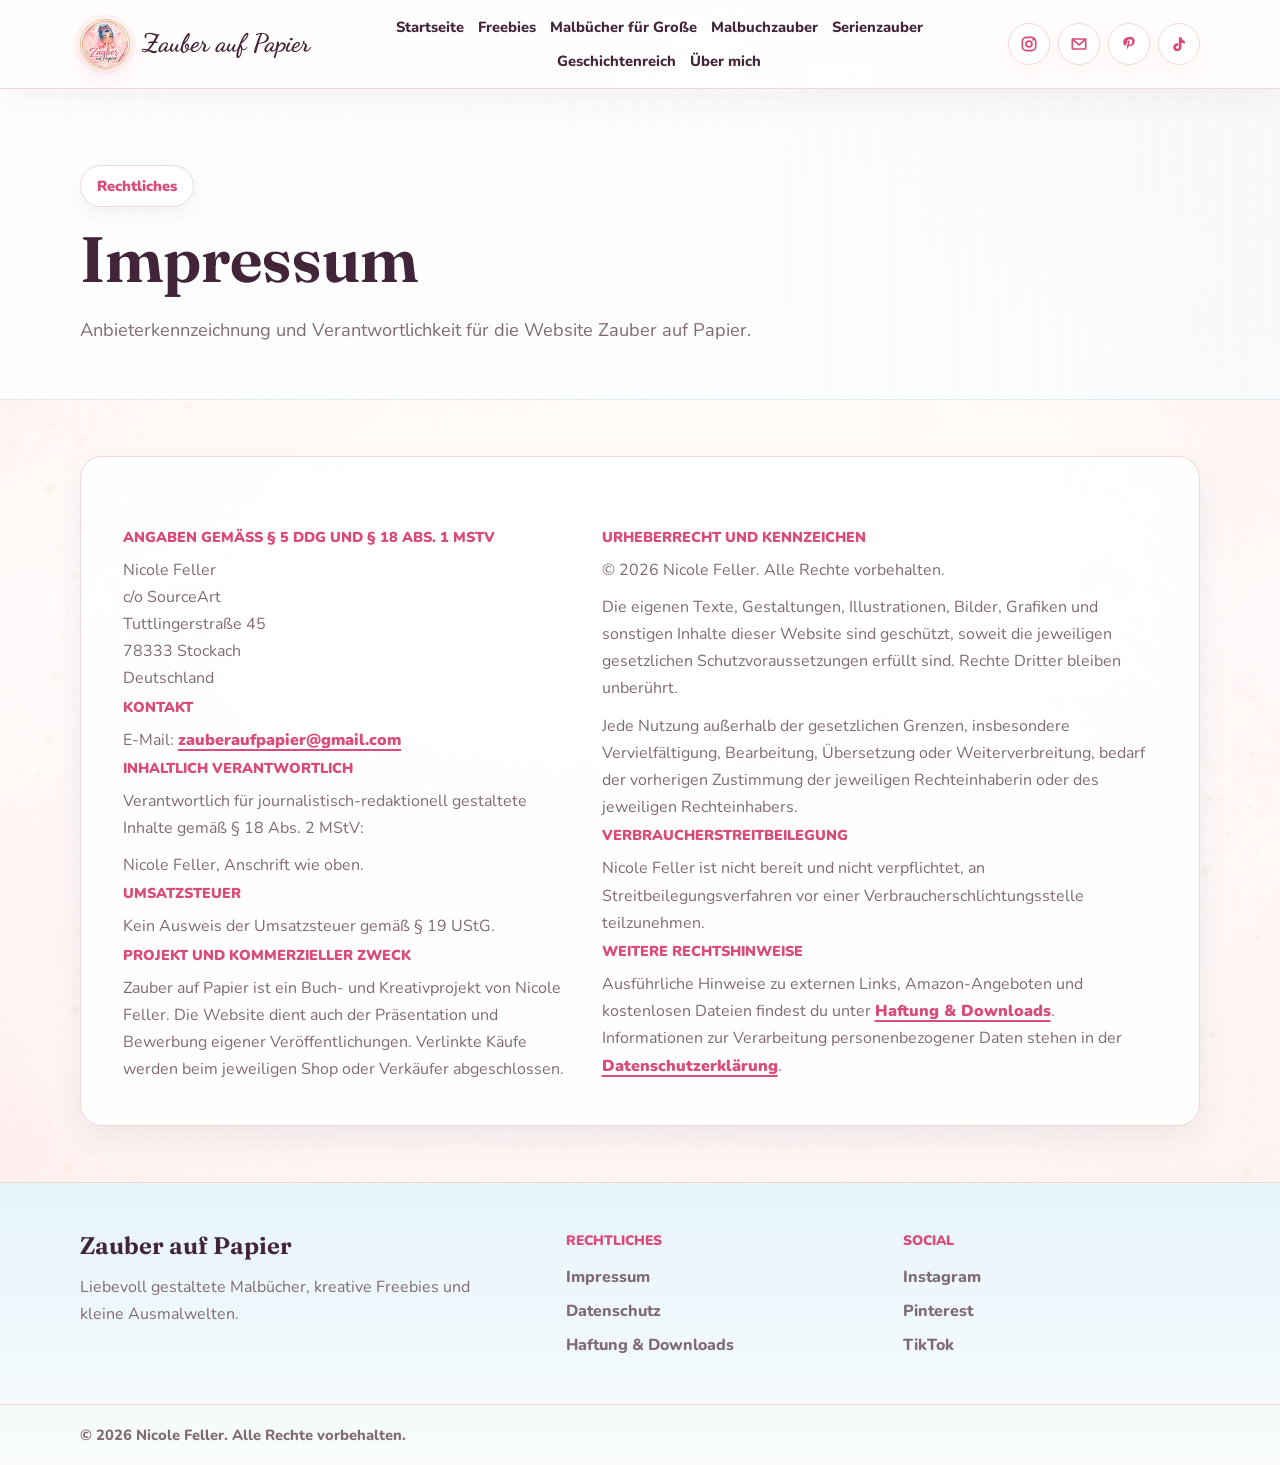
<file: seiten/impressum.html>
<!doctype html>
<html lang="de">
  <head>
    <meta charset="utf-8" />
    <meta name="viewport" content="width=device-width, initial-scale=1" />
    <meta name="referrer" content="no-referrer" />
    <meta name="p:domain_verify" content="9e3ee26defac785090c8f163984d136a" />
    <title>Impressum | Zauber auf Papier</title>
    <meta name="description" content="Impressum der Landingpage Zauber auf Papier von Nicole Feller." />
    <meta name="author" content="Nicole Feller" />
    <meta name="copyright" content="© 2026 Nicole Feller. Alle Rechte vorbehalten." />
    <link rel="stylesheet" href="../fonts/fonts.css" />
    <link rel="stylesheet" href="seite.css?v=20260718-legal" />
    <script src="seite.js?v=20260718-legal" defer></script>
  </head>
  <body>
    <header class="header"><div class="container header-inner"><a class="brand" href="../index.html"><span class="brand-mark">✦</span><span>Zauber auf Papier</span></a><nav class="nav" aria-label="Hauptnavigation">
          <a href="../index.html">Startseite</a>
          <a href="funkel-downloads.html">Freebies</a>
          <a href="malbuch-schaetze.html">Malbücher für Große</a>
          <a href="sternenmalerei.html">Malbuchzauber</a>
          <a href="serienzauber.html">Serienzauber</a>
          <a href="geschichtenreich.html">Geschichtenreich</a>
          <a href="ueber-mich.html">Über mich</a>
        </nav><div class="social">
          <a href="https://www.instagram.com/zauber_auf_papier?igsh=MWM4c21jcXR1cXUzcg==" aria-label="Instagram" title="Instagram" data-popup-link><svg viewBox="0 0 24 24" aria-hidden="true"><rect x="4" y="4" width="16" height="16" rx="5" fill="none" stroke="currentColor" stroke-width="2"/><circle cx="12" cy="12" r="3.5" fill="none" stroke="currentColor" stroke-width="2"/><circle cx="17" cy="7" r="1.3" fill="currentColor"/></svg></a>
          <a href="mailto:zauberaufpapier@gmail.com?subject=Anfrage%20zu%20Zauber%20auf%20Papier" aria-label="Kontakt per E-Mail" title="Kontakt per E-Mail"><svg viewBox="0 0 24 24" aria-hidden="true"><path d="M4 6h16v12H4z" fill="none" stroke="currentColor" stroke-width="2" stroke-linejoin="round"/><path d="m5 7 7 6 7-6" fill="none" stroke="currentColor" stroke-width="2" stroke-linecap="round" stroke-linejoin="round"/></svg></a>
          <a href="https://pin.it/42RjLvB2o" aria-label="Pinterest" title="Pinterest" data-popup-link><svg viewBox="0 0 24 24" aria-hidden="true"><path d="M12 3.5c-4.1 0-7 2.8-7 6.5 0 2.4 1.4 4.2 3.2 4.2.5 0 .8-.3.7-.8l-.2-.9c-.1-.4-.1-.5.2-.8.5-.6.8-1.3.8-2.2 0-1.7 1.1-3.2 3.3-3.2 1.8 0 2.9 1.1 2.9 2.7 0 2.1-1 3.9-2.4 3.9-.8 0-1.4-.7-1.2-1.5l.5-2c.2-.9-.2-1.6-1-1.6-.8 0-1.5.8-1.5 1.9 0 .7.2 1.2.2 1.2l-1 4.2c-.2.8-.1 1.9 0 2.7.1.2.3.2.4.1.6-.8 1.5-2.1 1.8-3.3l.3-1.2c.4.7 1.2 1.1 2.1 1.1 2.8 0 4.8-2.6 4.8-6 0-2.8-2.4-5.1-5.8-5.1z" fill="currentColor"/></svg></a>
          <a href="https://www.tiktok.com/@zauberaufpapierx?_r=1&_t=ZG-96r3VpoOtCT" aria-label="TikTok" title="TikTok" data-popup-link><svg viewBox="0 0 24 24" aria-hidden="true"><path d="M15 4c.5 2.6 1.9 4.1 4 4.5v3.2c-1.5-.1-2.8-.6-4-1.5v5.5c0 3-2.1 5.1-5.1 5.1A4.7 4.7 0 0 1 5 16c0-2.8 2.2-4.9 5-4.9.4 0 .8 0 1.1.1v3.3a2.5 2.5 0 0 0-1.1-.2A1.7 1.7 0 0 0 8.2 16c0 1 .8 1.7 1.8 1.7s1.8-.7 1.8-1.9V4h3.2z" fill="currentColor"/></svg></a>
        </div></div></header>
    <main>
      <section class="hero">
        <div class="container">
          <p class="eyebrow">Rechtliches</p>
          <h1>Impressum</h1>
          <p class="hero-copy">Anbieterkennzeichnung und Verantwortlichkeit für die Website Zauber auf Papier.</p>
        </div>
      </section>
      <section>
        <div class="container">
          <div class="legal-card">
            <div class="legal-grid">
              <div>
                <h3>Angaben gemäß § 5 DDG und § 18 Abs. 1 MStV</h3>
                <address>Nicole Feller<br />c/o SourceArt<br />Tuttlingerstraße 45<br />78333 Stockach<br />Deutschland</address>

                <h3>Kontakt</h3>
                <p>E-Mail: <a href="mailto:zauberaufpapier@gmail.com">zauberaufpapier@gmail.com</a></p>

                <h3>Inhaltlich verantwortlich</h3>
                <p>Verantwortlich für journalistisch-redaktionell gestaltete Inhalte gemäß § 18 Abs. 2 MStV:</p>
                <p>Nicole Feller, Anschrift wie oben.</p>

                <h3>Umsatzsteuer</h3>
                <p>Kein Ausweis der Umsatzsteuer gemäß § 19 UStG.</p>

                <h3>Projekt und kommerzieller Zweck</h3>
                <p>Zauber auf Papier ist ein Buch- und Kreativprojekt von Nicole Feller. Die Website dient auch der Präsentation und Bewerbung eigener Veröffentlichungen. Verlinkte Käufe werden beim jeweiligen Shop oder Verkäufer abgeschlossen.</p>
              </div>
              <div>
                <h3>Urheberrecht und Kennzeichen</h3>
                <p>© 2026 Nicole Feller. Alle Rechte vorbehalten.</p>
                <p>Die eigenen Texte, Gestaltungen, Illustrationen, Bilder, Grafiken und sonstigen Inhalte dieser Website sind geschützt, soweit die jeweiligen gesetzlichen Schutzvoraussetzungen erfüllt sind. Rechte Dritter bleiben unberührt.</p>
                <p>Jede Nutzung außerhalb der gesetzlichen Grenzen, insbesondere Vervielfältigung, Bearbeitung, Übersetzung oder Weiterverbreitung, bedarf der vorherigen Zustimmung der jeweiligen Rechteinhaberin oder des jeweiligen Rechteinhabers.</p>

                <h3>Verbraucherstreitbeilegung</h3>
                <p>Nicole Feller ist nicht bereit und nicht verpflichtet, an Streitbeilegungsverfahren vor einer Verbraucherschlichtungsstelle teilzunehmen.</p>

                <h3>Weitere Rechtshinweise</h3>
                <p>Ausführliche Hinweise zu externen Links, Amazon-Angeboten und kostenlosen Dateien findest du unter <a href="haftung-downloads.html">Haftung & Downloads</a>. Informationen zur Verarbeitung personenbezogener Daten stehen in der <a href="datenschutz.html">Datenschutzerklärung</a>.</p>
              </div>
            </div>
          </div>
        </div>
      </section>
    </main>
<footer class="footer"><div class="container footer-grid"><div><h2>Zauber auf Papier</h2><p>Liebevoll gestaltete Malbücher, kreative Freebies und kleine Ausmalwelten.</p></div><div><h3>Rechtliches</h3><div class="footer-links"><a href="impressum.html">Impressum</a><a href="datenschutz.html">Datenschutz</a><a href="haftung-downloads.html">Haftung &amp; Downloads</a></div></div><div><h3>Social</h3><div class="footer-links"><a href="https://www.instagram.com/zauber_auf_papier?igsh=MWM4c21jcXR1cXUzcg==" data-popup-link>Instagram</a><a href="https://pin.it/42RjLvB2o" data-popup-link>Pinterest</a><a href="https://www.tiktok.com/@zauberaufpapierx?_r=1&_t=ZG-96r3VpoOtCT" data-popup-link>TikTok</a></div></div></div><div class="copyright"><div class="container">© 2026 Nicole Feller. Alle Rechte vorbehalten.</div></div></footer>
    <dialog class="popup-fallback" id="popup-fallback"><h2>Der Zauber wartet</h2><p class="text">Falls dein Browser Popups blockiert, kannst du den Link hier öffnen.</p><div class="popup-actions"><a class="button" id="popup-fallback-link" href="#" target="_blank" rel="noopener noreferrer external" referrerpolicy="no-referrer">Link öffnen</a><button type="button" id="popup-close">Schließen</button></div></dialog>
  </body>
</html>
</file>
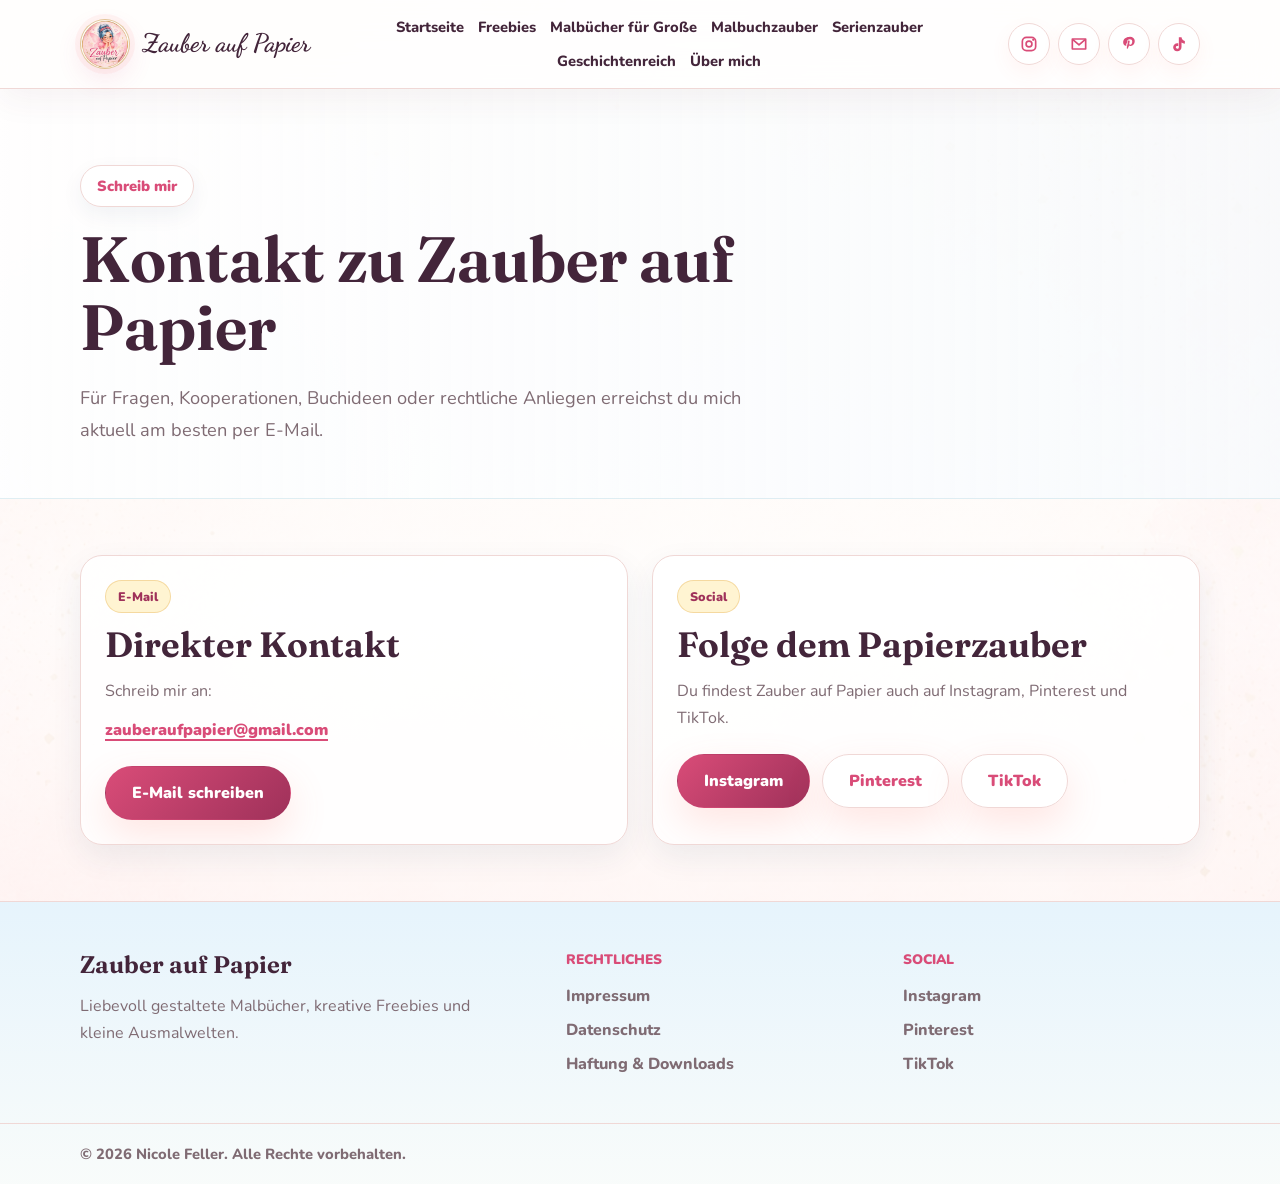
<file: seiten/kontakt.html>
<!doctype html>
<html lang="de">
  <head>
    <meta charset="utf-8" />
    <meta name="viewport" content="width=device-width, initial-scale=1" />
    <meta name="referrer" content="no-referrer" />
    <meta name="p:domain_verify" content="9e3ee26defac785090c8f163984d136a" />
    <title>Kontakt | Zauber auf Papier</title>
    <meta name="description" content="Kontakt zu Zauber auf Papier und Nicole Feller." />
    <meta name="author" content="Nicole Feller" />
    <link rel="stylesheet" href="../fonts/fonts.css" />
    <link rel="stylesheet" href="seite.css?v=20260718-legal" />
    <script src="seite.js?v=20260718-legal" defer></script>
  </head>
  <body>
    <header class="header"><div class="container header-inner"><a class="brand" href="../index.html"><span class="brand-mark">✦</span><span>Zauber auf Papier</span></a><nav class="nav" aria-label="Hauptnavigation">
          <a href="../index.html">Startseite</a>
          <a href="funkel-downloads.html">Freebies</a>
          <a href="malbuch-schaetze.html">Malbücher für Große</a>
          <a href="sternenmalerei.html">Malbuchzauber</a>
          <a href="serienzauber.html">Serienzauber</a>
          <a href="geschichtenreich.html">Geschichtenreich</a>
          <a href="ueber-mich.html">Über mich</a>
        </nav><div class="social">
          <a href="https://www.instagram.com/zauber_auf_papier?igsh=MWM4c21jcXR1cXUzcg==" aria-label="Instagram" title="Instagram" data-popup-link><svg viewBox="0 0 24 24" aria-hidden="true"><rect x="4" y="4" width="16" height="16" rx="5" fill="none" stroke="currentColor" stroke-width="2"/><circle cx="12" cy="12" r="3.5" fill="none" stroke="currentColor" stroke-width="2"/><circle cx="17" cy="7" r="1.3" fill="currentColor"/></svg></a>
          <a href="mailto:zauberaufpapier@gmail.com?subject=Anfrage%20zu%20Zauber%20auf%20Papier" aria-label="Kontakt per E-Mail" title="Kontakt per E-Mail"><svg viewBox="0 0 24 24" aria-hidden="true"><path d="M4 6h16v12H4z" fill="none" stroke="currentColor" stroke-width="2" stroke-linejoin="round"/><path d="m5 7 7 6 7-6" fill="none" stroke="currentColor" stroke-width="2" stroke-linecap="round" stroke-linejoin="round"/></svg></a>
          <a href="https://pin.it/42RjLvB2o" aria-label="Pinterest" title="Pinterest" data-popup-link><svg viewBox="0 0 24 24" aria-hidden="true"><path d="M12 3.5c-4.1 0-7 2.8-7 6.5 0 2.4 1.4 4.2 3.2 4.2.5 0 .8-.3.7-.8l-.2-.9c-.1-.4-.1-.5.2-.8.5-.6.8-1.3.8-2.2 0-1.7 1.1-3.2 3.3-3.2 1.8 0 2.9 1.1 2.9 2.7 0 2.1-1 3.9-2.4 3.9-.8 0-1.4-.7-1.2-1.5l.5-2c.2-.9-.2-1.6-1-1.6-.8 0-1.5.8-1.5 1.9 0 .7.2 1.2.2 1.2l-1 4.2c-.2.8-.1 1.9 0 2.7.1.2.3.2.4.1.6-.8 1.5-2.1 1.8-3.3l.3-1.2c.4.7 1.2 1.1 2.1 1.1 2.8 0 4.8-2.6 4.8-6 0-2.8-2.4-5.1-5.8-5.1z" fill="currentColor"/></svg></a>
          <a href="https://www.tiktok.com/@zauberaufpapierx?_r=1&_t=ZG-96r3VpoOtCT" aria-label="TikTok" title="TikTok" data-popup-link><svg viewBox="0 0 24 24" aria-hidden="true"><path d="M15 4c.5 2.6 1.9 4.1 4 4.5v3.2c-1.5-.1-2.8-.6-4-1.5v5.5c0 3-2.1 5.1-5.1 5.1A4.7 4.7 0 0 1 5 16c0-2.8 2.2-4.9 5-4.9.4 0 .8 0 1.1.1v3.3a2.5 2.5 0 0 0-1.1-.2A1.7 1.7 0 0 0 8.2 16c0 1 .8 1.7 1.8 1.7s1.8-.7 1.8-1.9V4h3.2z" fill="currentColor"/></svg></a>
        </div></div></header>
    <main>
      <section class="hero"><div class="container"><p class="eyebrow">Schreib mir</p><h1>Kontakt zu Zauber auf Papier</h1><p class="hero-copy">Für Fragen, Kooperationen, Buchideen oder rechtliche Anliegen erreichst du mich aktuell am besten per E-Mail.</p></div></section>
      <section>
        <div class="container grid two">
          <article class="card"><div class="card-body"><span class="badge">E-Mail</span><h2>Direkter Kontakt</h2><p>Schreib mir an:</p><p><a class="inline-link" href="mailto:zauberaufpapier@gmail.com">zauberaufpapier@gmail.com</a></p><div class="actions"><a class="button" href="mailto:zauberaufpapier@gmail.com?subject=Anfrage%20zu%20Zauber%20auf%20Papier">E-Mail schreiben</a></div></div></article>
          <article class="card"><div class="card-body"><span class="badge">Social</span><h2>Folge dem Papierzauber</h2><p>Du findest Zauber auf Papier auch auf Instagram, Pinterest und TikTok.</p><div class="actions"><a class="button" href="https://www.instagram.com/zauber_auf_papier?igsh=MWM4c21jcXR1cXUzcg==" data-popup-link>Instagram</a><a class="button secondary" href="https://pin.it/42RjLvB2o" data-popup-link>Pinterest</a><a class="button secondary" href="https://www.tiktok.com/@zauberaufpapierx?_r=1&_t=ZG-96r3VpoOtCT" data-popup-link>TikTok</a></div></div></article>
        </div>
      </section>
    </main>
<footer class="footer"><div class="container footer-grid"><div><h2>Zauber auf Papier</h2><p>Liebevoll gestaltete Malbücher, kreative Freebies und kleine Ausmalwelten.</p></div><div><h3>Rechtliches</h3><div class="footer-links"><a href="impressum.html">Impressum</a><a href="datenschutz.html">Datenschutz</a><a href="haftung-downloads.html">Haftung &amp; Downloads</a></div></div><div><h3>Social</h3><div class="footer-links"><a href="https://www.instagram.com/zauber_auf_papier?igsh=MWM4c21jcXR1cXUzcg==" data-popup-link>Instagram</a><a href="https://pin.it/42RjLvB2o" data-popup-link>Pinterest</a><a href="https://www.tiktok.com/@zauberaufpapierx?_r=1&_t=ZG-96r3VpoOtCT" data-popup-link>TikTok</a></div></div></div><div class="copyright"><div class="container">© 2026 Nicole Feller. Alle Rechte vorbehalten.</div></div></footer>
    <dialog class="popup-fallback" id="popup-fallback"><h2>Der Zauber wartet</h2><p class="text">Falls dein Browser Popups blockiert, kannst du den Link hier öffnen.</p><div class="popup-actions"><a class="button" id="popup-fallback-link" href="#" target="_blank" rel="noopener noreferrer external" referrerpolicy="no-referrer">Link öffnen</a><button type="button" id="popup-close">Schließen</button></div></dialog>
  </body>
</html>
</file>
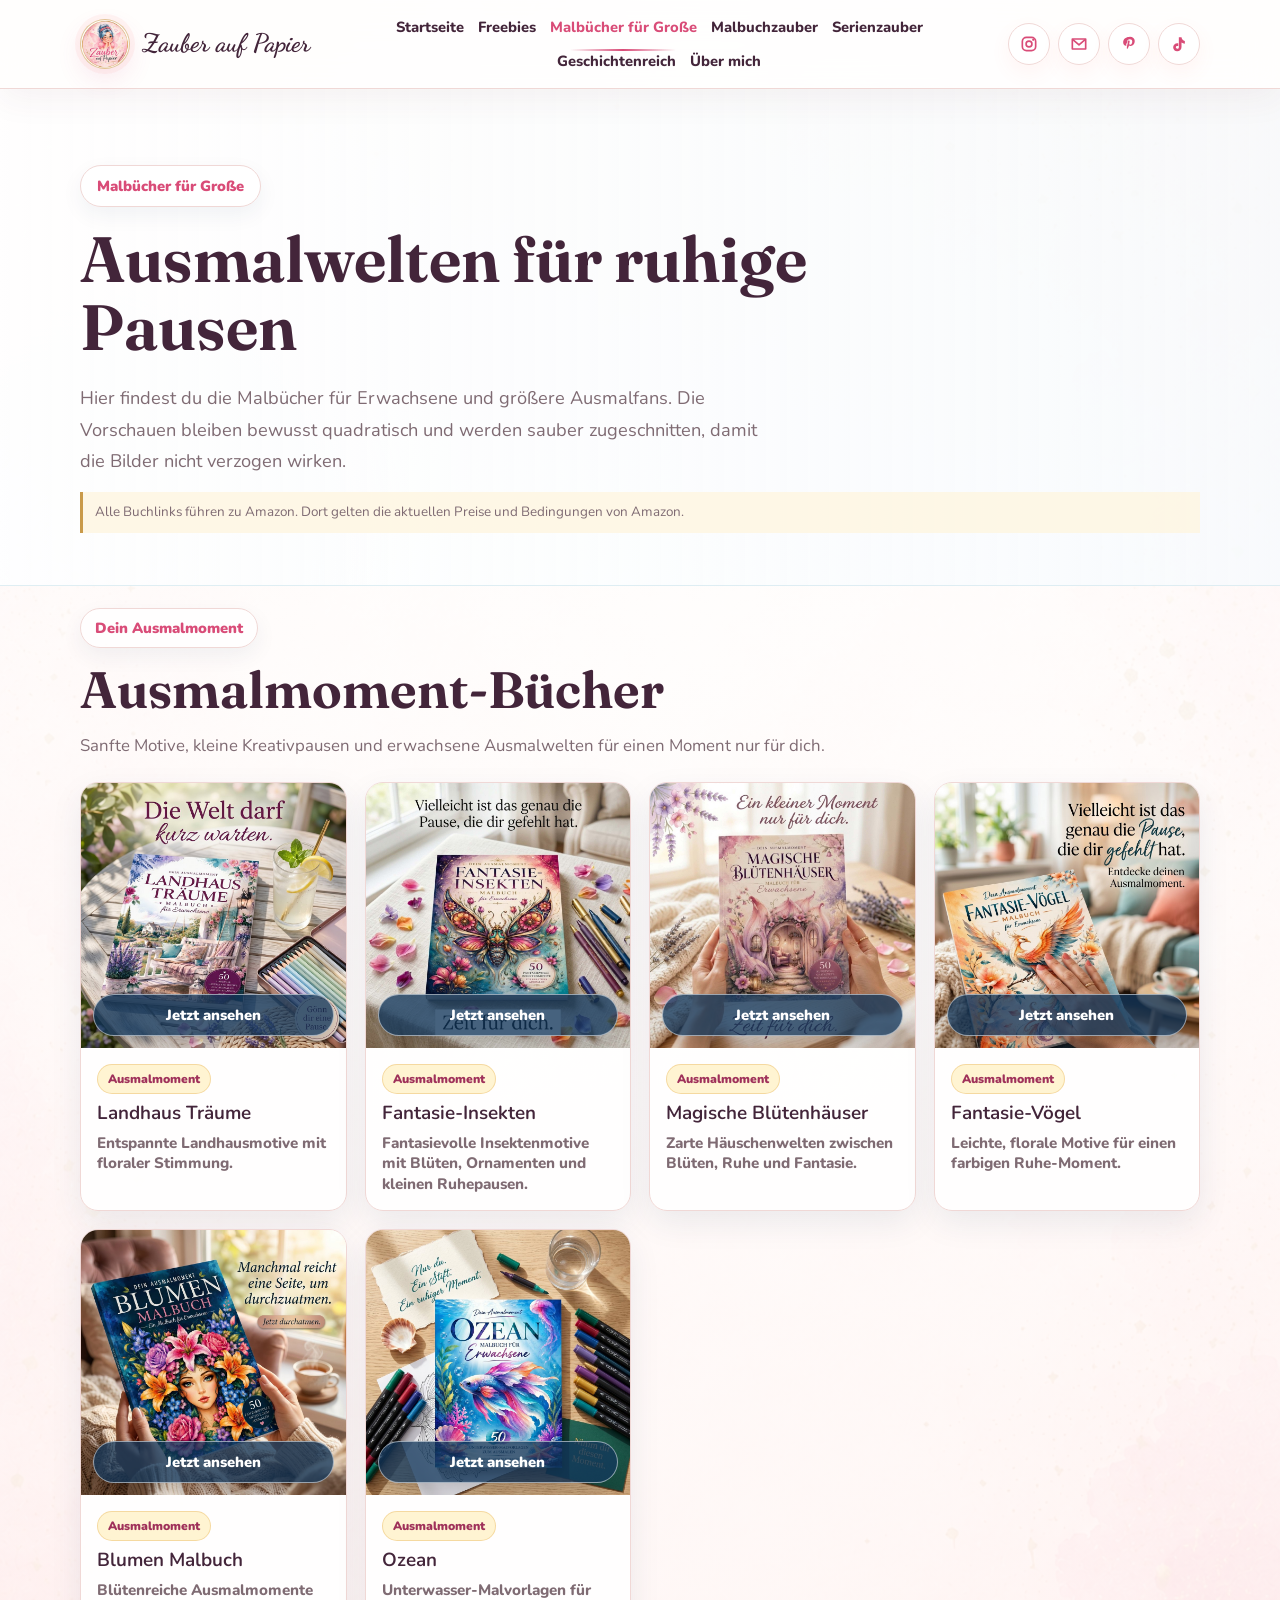
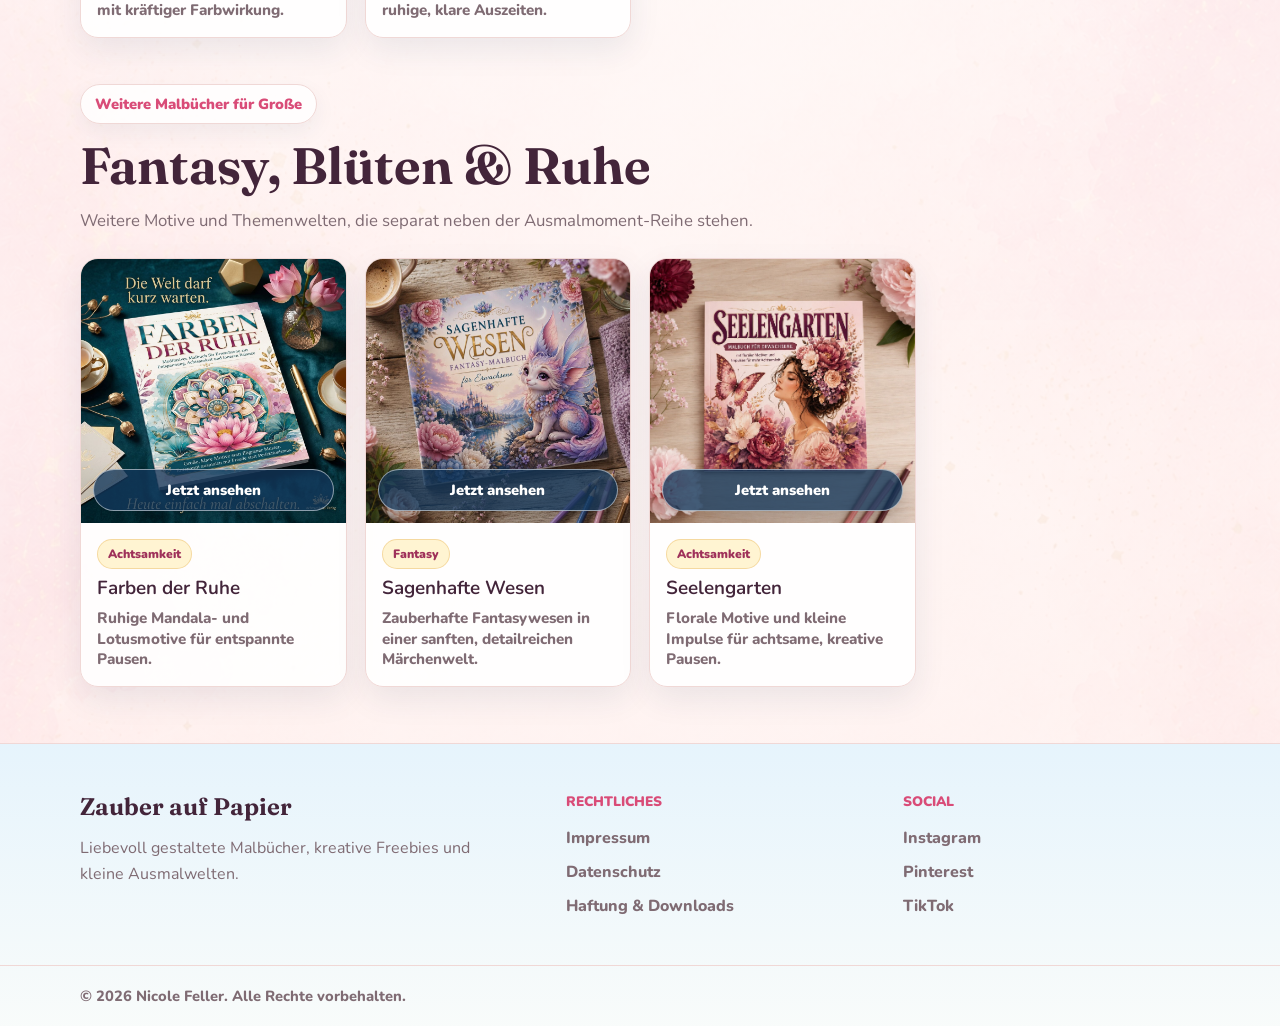
<file: seiten/malbuch-schaetze.html>
<!doctype html>
<html lang="de">
  <head>
    <meta charset="utf-8" />
    <meta name="viewport" content="width=device-width, initial-scale=1" />
    <meta name="referrer" content="no-referrer" />
    <meta name="p:domain_verify" content="9e3ee26defac785090c8f163984d136a" />
    <title>Malbücher für Große | Zauber auf Papier</title>
    <meta name="description" content="Malbücher für Große von Zauber auf Papier: Ausmalmoment-Bücher und weitere kreative Ausmalwelten." />
    <meta name="author" content="Nicole Feller" />
    <link rel="stylesheet" href="../fonts/fonts.css" />
    <link rel="stylesheet" href="seite.css?v=20260718-legal" />
    <script src="seite.js?v=20260718-legal" defer></script>
  </head>
  <body>
    <header class="header">
      <div class="container header-inner">
        <a class="brand" href="../index.html"><span class="brand-mark">✦</span><span>Zauber auf Papier</span></a>
        <nav class="nav" aria-label="Hauptnavigation">
          <a href="../index.html">Startseite</a>
          <a href="funkel-downloads.html">Freebies</a>
          <a class="active" href="malbuch-schaetze.html">Malbücher für Große</a>
          <a href="sternenmalerei.html">Malbuchzauber</a>
          <a href="serienzauber.html">Serienzauber</a>
          <a href="geschichtenreich.html">Geschichtenreich</a>
          <a href="ueber-mich.html">Über mich</a>
        </nav>
        <div class="social">
          <a href="https://www.instagram.com/zauber_auf_papier?igsh=MWM4c21jcXR1cXUzcg==" aria-label="Instagram" title="Instagram" data-popup-link><svg viewBox="0 0 24 24" aria-hidden="true"><rect x="4" y="4" width="16" height="16" rx="5" fill="none" stroke="currentColor" stroke-width="2"/><circle cx="12" cy="12" r="3.5" fill="none" stroke="currentColor" stroke-width="2"/><circle cx="17" cy="7" r="1.3" fill="currentColor"/></svg></a>
          <a href="mailto:zauberaufpapier@gmail.com?subject=Anfrage%20zu%20Zauber%20auf%20Papier" aria-label="Kontakt per E-Mail" title="Kontakt per E-Mail"><svg viewBox="0 0 24 24" aria-hidden="true"><path d="M4 6h16v12H4z" fill="none" stroke="currentColor" stroke-width="2" stroke-linejoin="round"/><path d="m5 7 7 6 7-6" fill="none" stroke="currentColor" stroke-width="2" stroke-linecap="round" stroke-linejoin="round"/></svg></a>
          <a href="https://pin.it/42RjLvB2o" aria-label="Pinterest" title="Pinterest" data-popup-link><svg viewBox="0 0 24 24" aria-hidden="true"><path d="M12 3.5c-4.1 0-7 2.8-7 6.5 0 2.4 1.4 4.2 3.2 4.2.5 0 .8-.3.7-.8l-.2-.9c-.1-.4-.1-.5.2-.8.5-.6.8-1.3.8-2.2 0-1.7 1.1-3.2 3.3-3.2 1.8 0 2.9 1.1 2.9 2.7 0 2.1-1 3.9-2.4 3.9-.8 0-1.4-.7-1.2-1.5l.5-2c.2-.9-.2-1.6-1-1.6-.8 0-1.5.8-1.5 1.9 0 .7.2 1.2.2 1.2l-1 4.2c-.2.8-.1 1.9 0 2.7.1.2.3.2.4.1.6-.8 1.5-2.1 1.8-3.3l.3-1.2c.4.7 1.2 1.1 2.1 1.1 2.8 0 4.8-2.6 4.8-6 0-2.8-2.4-5.1-5.8-5.1z" fill="currentColor"/></svg></a>
          <a href="https://www.tiktok.com/@zauberaufpapierx?_r=1&_t=ZG-96r3VpoOtCT" aria-label="TikTok" title="TikTok" data-popup-link><svg viewBox="0 0 24 24" aria-hidden="true"><path d="M15 4c.5 2.6 1.9 4.1 4 4.5v3.2c-1.5-.1-2.8-.6-4-1.5v5.5c0 3-2.1 5.1-5.1 5.1A4.7 4.7 0 0 1 5 16c0-2.8 2.2-4.9 5-4.9.4 0 .8 0 1.1.1v3.3a2.5 2.5 0 0 0-1.1-.2A1.7 1.7 0 0 0 8.2 16c0 1 .8 1.7 1.8 1.7s1.8-.7 1.8-1.9V4h3.2z" fill="currentColor"/></svg></a>
        </div>
      </div>
    </header>
    <main>
      <section class="hero">
        <div class="container">
          <p class="eyebrow">Malbücher für Große</p>
          <h1>Ausmalwelten für ruhige Pausen</h1>
          <p class="hero-copy">Hier findest du die Malbücher für Erwachsene und größere Ausmalfans. Die Vorschauen bleiben bewusst quadratisch und werden sauber zugeschnitten, damit die Bilder nicht verzogen wirken.</p>
          <p class="legal-inline-notice">Alle Buchlinks führen zu Amazon. Dort gelten die aktuellen Preise und Bedingungen von Amazon.</p>
        </div>
      </section>

      <section class="series-wrap">
        <div class="container">
          <div class="series-section">
            <div class="series-heading">
              <p class="pill">Dein Ausmalmoment</p>
              <h2>Ausmalmoment-Bücher</h2>
              <p>Sanfte Motive, kleine Kreativpausen und erwachsene Ausmalwelten für einen Moment nur für dich.</p>
            </div>
            <div class="series-grid">
              <article class="series-book">
                <a class="series-cover-link" href="https://www.amazon.de/dp/B0H67YVM1J" data-popup-link aria-label="Landhaus Träume jetzt ansehen">
                  <img src="../images/malbuch-grosse-landhaus-traeume.jpg" alt="Landhaus Träume Malbuch für Erwachsene" />
                  <span class="series-overlay">Jetzt ansehen</span>
                </a>
                <div class="series-meta"><span>Ausmalmoment</span><h3>Landhaus Träume</h3><p>Entspannte Landhausmotive mit floraler Stimmung.</p></div>
              </article>
              <article class="series-book">
                <a class="series-cover-link" href="https://www.amazon.de/dp/B0GSJ9G4LB" data-popup-link aria-label="Fantasie-Insekten jetzt ansehen">
                  <img src="../images/malbuch-grosse-fantasie-insekten.jpg" alt="Fantasie-Insekten Malbuch für Erwachsene" />
                  <span class="series-overlay">Jetzt ansehen</span>
                </a>
                <div class="series-meta"><span>Ausmalmoment</span><h3>Fantasie-Insekten</h3><p>Fantasievolle Insektenmotive mit Blüten, Ornamenten und kleinen Ruhepausen.</p></div>
              </article>
              <article class="series-book">
                <a class="series-cover-link" href="https://www.amazon.de/dp/B0GQSLYWDG" data-popup-link aria-label="Magische Blütenhäuser jetzt ansehen">
                  <img src="../images/malbuch-grosse-magische-bluetenhaeuser.jpg" alt="Magische Blütenhäuser Malbuch für Erwachsene" />
                  <span class="series-overlay">Jetzt ansehen</span>
                </a>
                <div class="series-meta"><span>Ausmalmoment</span><h3>Magische Blütenhäuser</h3><p>Zarte Häuschenwelten zwischen Blüten, Ruhe und Fantasie.</p></div>
              </article>
              <article class="series-book">
                <a class="series-cover-link" href="https://www.amazon.de/dp/B0H2LT9YXJ" data-popup-link aria-label="Fantasie-Vögel jetzt ansehen">
                  <img src="../images/malbuch-grosse-fantasie-voegel.jpg" alt="Fantasie-Vögel Malbuch für Erwachsene" />
                  <span class="series-overlay">Jetzt ansehen</span>
                </a>
                <div class="series-meta"><span>Ausmalmoment</span><h3>Fantasie-Vögel</h3><p>Leichte, florale Motive für einen farbigen Ruhe-Moment.</p></div>
              </article>
              <article class="series-book">
                <a class="series-cover-link" href="https://www.amazon.de/dp/B0GTGZ57M1" data-popup-link aria-label="Blumen Malbuch jetzt ansehen">
                  <img src="../images/malbuch-grosse-blumen.jpg" alt="Blumen Malbuch für Erwachsene" />
                  <span class="series-overlay">Jetzt ansehen</span>
                </a>
                <div class="series-meta"><span>Ausmalmoment</span><h3>Blumen Malbuch</h3><p>Blütenreiche Ausmalmomente mit kräftiger Farbwirkung.</p></div>
              </article>
              <article class="series-book">
                <a class="series-cover-link" href="https://www.amazon.de/dp/B0H2LV377F" data-popup-link aria-label="Ozean jetzt ansehen">
                  <img src="../images/malbuch-grosse-ozean.jpg" alt="Ozean Malbuch für Erwachsene" />
                  <span class="series-overlay">Jetzt ansehen</span>
                </a>
                <div class="series-meta"><span>Ausmalmoment</span><h3>Ozean</h3><p>Unterwasser-Malvorlagen für ruhige, klare Auszeiten.</p></div>
              </article>
            </div>
          </div>

          <div class="series-section">
            <div class="series-heading">
              <p class="pill">Weitere Malbücher für Große</p>
              <h2>Fantasy, Blüten &amp; Ruhe</h2>
              <p>Weitere Motive und Themenwelten, die separat neben der Ausmalmoment-Reihe stehen.</p>
            </div>
            <div class="series-grid">
              <article class="series-book">
                <a class="series-cover-link" href="https://www.amazon.de/dp/B0FVXGXRLW" data-popup-link aria-label="Farben der Ruhe jetzt ansehen">
                  <img src="../images/malbuch-grosse-farben-der-ruhe.jpg" alt="Farben der Ruhe Malbuch für Erwachsene" />
                  <span class="series-overlay">Jetzt ansehen</span>
                </a>
                <div class="series-meta"><span>Achtsamkeit</span><h3>Farben der Ruhe</h3><p>Ruhige Mandala- und Lotusmotive für entspannte Pausen.</p></div>
              </article>
              <article class="series-book">
                <a class="series-cover-link" href="https://www.amazon.de/dp/B0DLBCZXJS" data-popup-link aria-label="Sagenhafte Wesen jetzt ansehen">
                  <img src="../images/malbuch-grosse-sagenhafte-wesen.jpg" alt="Sagenhafte Wesen Fantasy Malbuch für Erwachsene" />
                  <span class="series-overlay">Jetzt ansehen</span>
                </a>
                <div class="series-meta"><span>Fantasy</span><h3>Sagenhafte Wesen</h3><p>Zauberhafte Fantasywesen in einer sanften, detailreichen Märchenwelt.</p></div>
              </article>
              <article class="series-book">
                <a class="series-cover-link" href="https://www.amazon.de/dp/B0H787QDR1" data-popup-link aria-label="Seelengarten jetzt ansehen">
                  <img src="../images/seelengarten.jpg" alt="Seelengarten Malbuch für Erwachsene" />
                  <span class="series-overlay">Jetzt ansehen</span>
                </a>
                <div class="series-meta"><span>Achtsamkeit</span><h3>Seelengarten</h3><p>Florale Motive und kleine Impulse für achtsame, kreative Pausen.</p></div>
              </article>
            </div>
          </div>
        </div>
      </section>
    </main>
    <footer class="footer">
      <div class="container footer-grid">
        <div><h2>Zauber auf Papier</h2><p>Liebevoll gestaltete Malbücher, kreative Freebies und kleine Ausmalwelten.</p></div>
<div><h3>Rechtliches</h3><div class="footer-links"><a href="impressum.html">Impressum</a><a href="datenschutz.html">Datenschutz</a><a href="haftung-downloads.html">Haftung &amp; Downloads</a></div></div>
        <div><h3>Social</h3><div class="footer-links"><a href="https://www.instagram.com/zauber_auf_papier?igsh=MWM4c21jcXR1cXUzcg==" data-popup-link>Instagram</a><a href="https://pin.it/42RjLvB2o" data-popup-link>Pinterest</a><a href="https://www.tiktok.com/@zauberaufpapierx?_r=1&_t=ZG-96r3VpoOtCT" data-popup-link>TikTok</a></div></div>
      </div>
      <div class="copyright"><div class="container">© 2026 Nicole Feller. Alle Rechte vorbehalten.</div></div>
    </footer>
    <dialog class="popup-fallback" id="popup-fallback"><h2>Der Zauber wartet</h2><p class="text">Falls dein Browser Popups blockiert, kannst du den Link hier öffnen.</p><div class="popup-actions"><a class="button" id="popup-fallback-link" href="#" target="_blank" rel="noopener noreferrer external" referrerpolicy="no-referrer">Link öffnen</a><button type="button" id="popup-close">Schließen</button></div></dialog>
  </body>
</html>
</file>
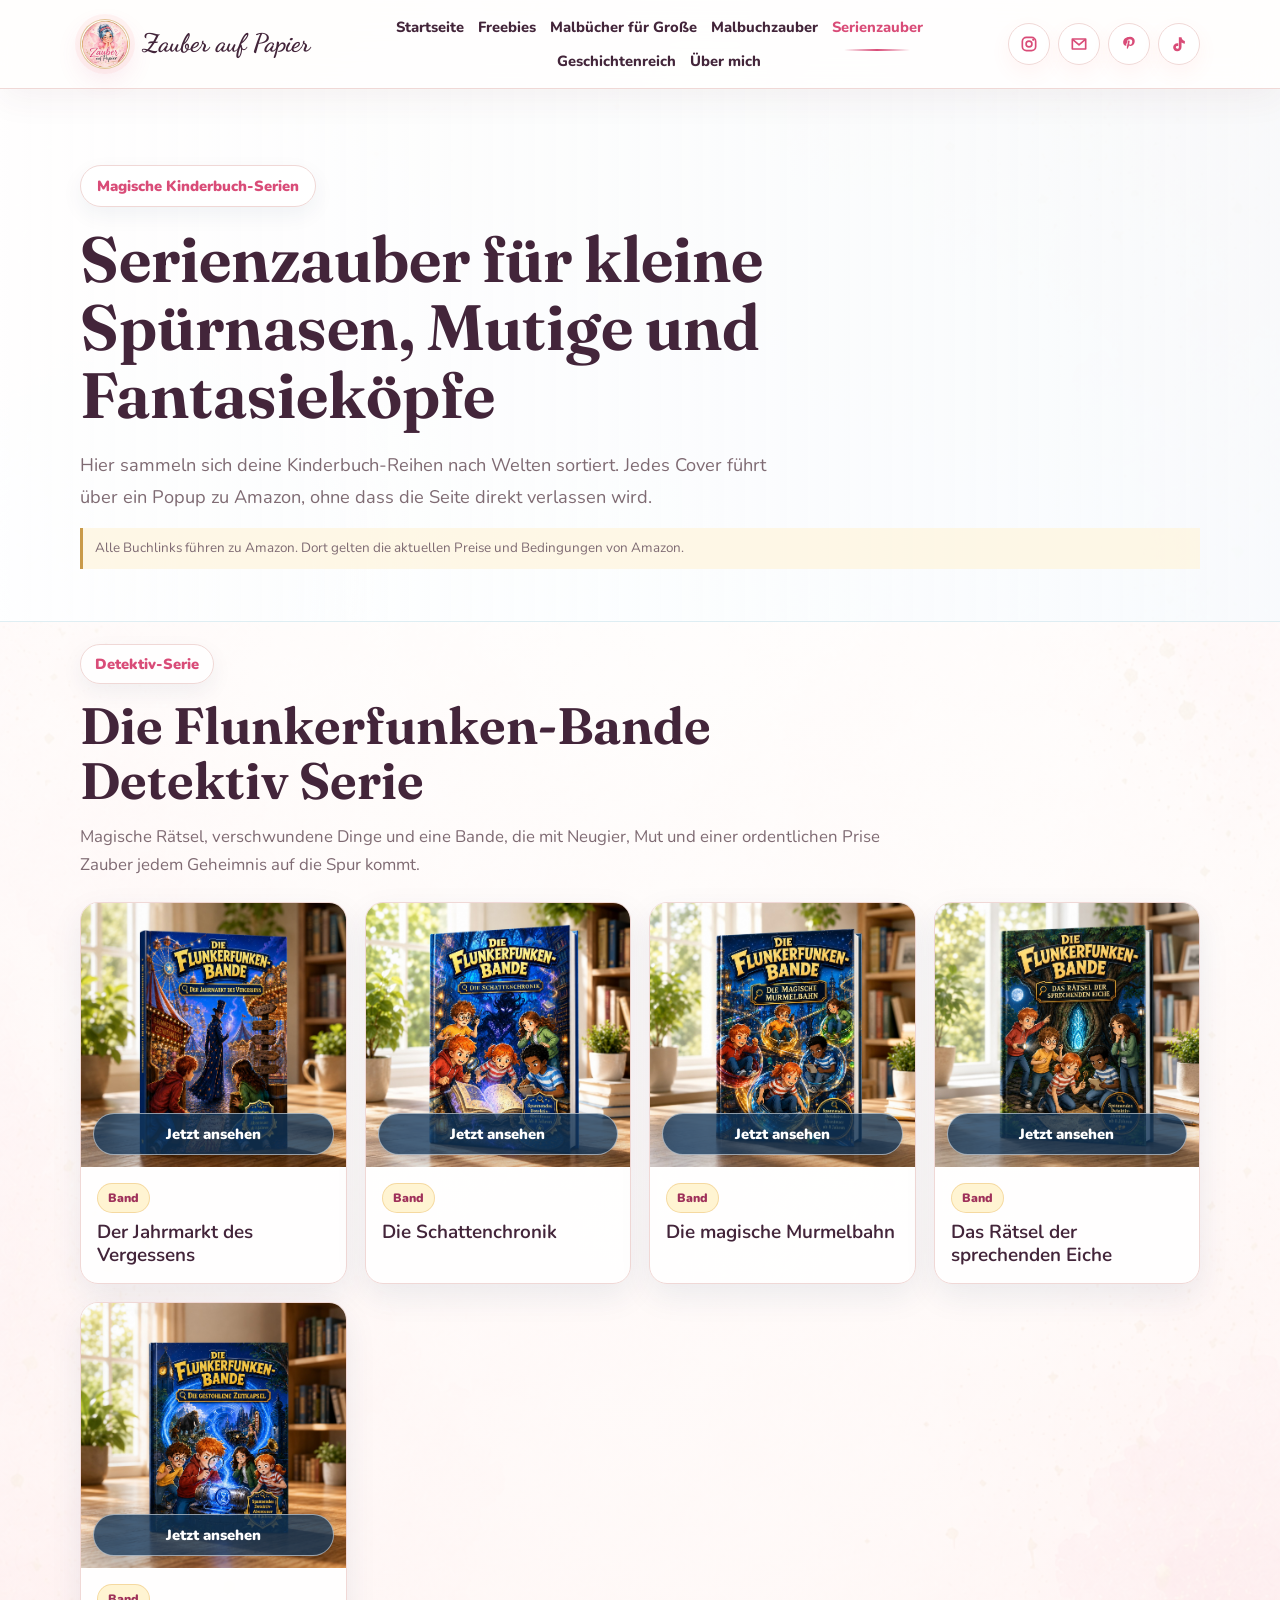
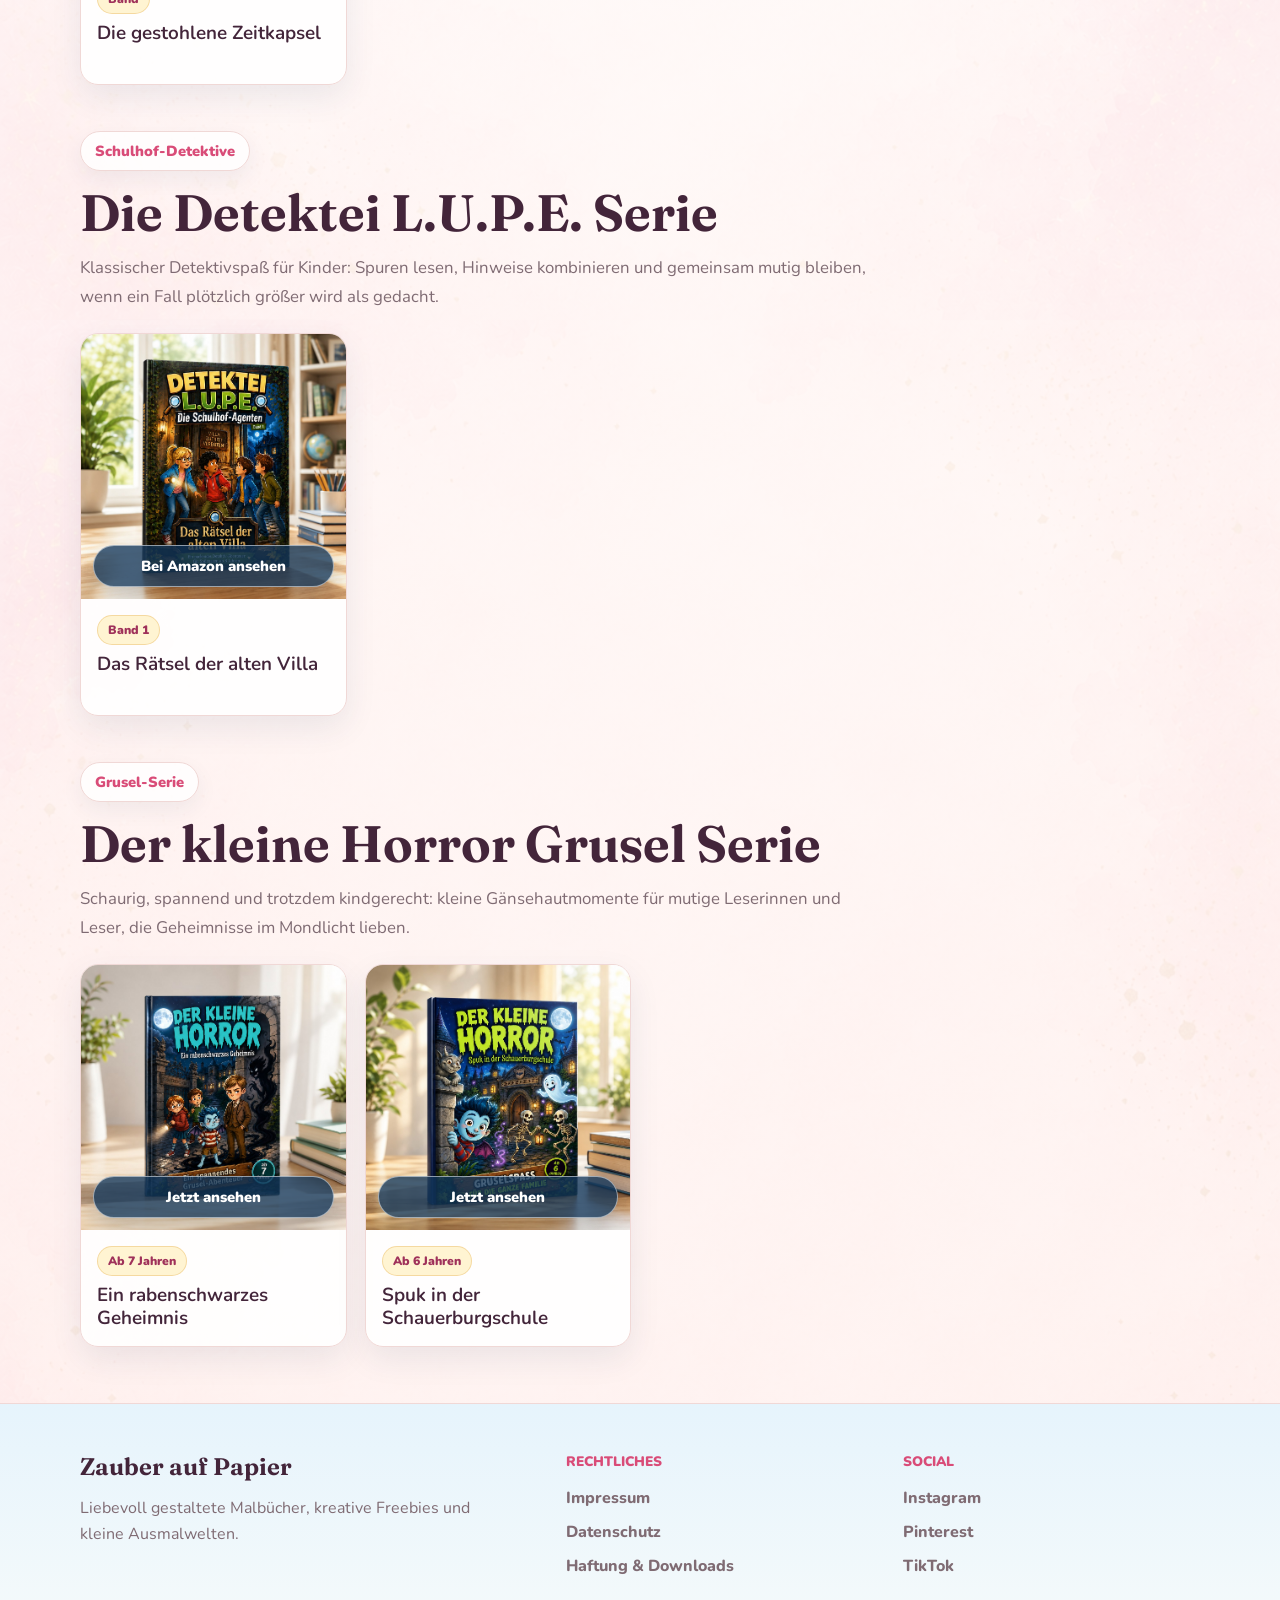
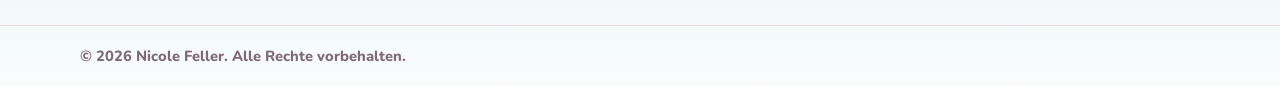
<file: seiten/serienzauber.html>
<!doctype html>
<html lang="de">
  <head>
    <meta charset="utf-8" />
    <meta name="viewport" content="width=device-width, initial-scale=1" />
    <meta name="referrer" content="no-referrer" />
    <meta name="p:domain_verify" content="9e3ee26defac785090c8f163984d136a" />
    <title>Kinderbuch-Serienzauber | Zauber auf Papier</title>
    <meta
      name="description"
      content="Magische Kinderbuch-Serien von Zauber auf Papier: Detektiv-Abenteuer, Gruselgeschichten und geheimnisvolle Reihen."
    />
    <meta name="author" content="Nicole Feller" />
    <link rel="stylesheet" href="../fonts/fonts.css" />
    <link rel="stylesheet" href="seite.css?v=20260718-legal" />
    <script src="seite.js?v=20260718-legal" defer></script>
  </head>
  <body>
    <header class="header">
      <div class="container header-inner">
        <a class="brand" href="../index.html"><span class="brand-mark">✦</span><span>Zauber auf Papier</span></a>
        <nav class="nav" aria-label="Hauptnavigation">
          <a href="../index.html">Startseite</a>
          <a href="funkel-downloads.html">Freebies</a>
          <a href="malbuch-schaetze.html">Malbücher für Große</a>
          <a href="sternenmalerei.html">Malbuchzauber</a>
          <a class="active" href="serienzauber.html">Serienzauber</a>
          <a href="geschichtenreich.html">Geschichtenreich</a>
          <a href="ueber-mich.html">Über mich</a>
        </nav>
        <div class="social">
          <a href="https://www.instagram.com/zauber_auf_papier?igsh=MWM4c21jcXR1cXUzcg==" aria-label="Instagram" title="Instagram" data-popup-link><svg viewBox="0 0 24 24" aria-hidden="true"><rect x="4" y="4" width="16" height="16" rx="5" fill="none" stroke="currentColor" stroke-width="2"/><circle cx="12" cy="12" r="3.5" fill="none" stroke="currentColor" stroke-width="2"/><circle cx="17" cy="7" r="1.3" fill="currentColor"/></svg></a>
          <a href="mailto:zauberaufpapier@gmail.com?subject=Anfrage%20zu%20Zauber%20auf%20Papier" aria-label="Kontakt per E-Mail" title="Kontakt per E-Mail"><svg viewBox="0 0 24 24" aria-hidden="true"><path d="M4 6h16v12H4z" fill="none" stroke="currentColor" stroke-width="2" stroke-linejoin="round"/><path d="m5 7 7 6 7-6" fill="none" stroke="currentColor" stroke-width="2" stroke-linecap="round" stroke-linejoin="round"/></svg></a>
          <a href="https://pin.it/42RjLvB2o" aria-label="Pinterest" title="Pinterest" data-popup-link><svg viewBox="0 0 24 24" aria-hidden="true"><path d="M12 3.5c-4.1 0-7 2.8-7 6.5 0 2.4 1.4 4.2 3.2 4.2.5 0 .8-.3.7-.8l-.2-.9c-.1-.4-.1-.5.2-.8.5-.6.8-1.3.8-2.2 0-1.7 1.1-3.2 3.3-3.2 1.8 0 2.9 1.1 2.9 2.7 0 2.1-1 3.9-2.4 3.9-.8 0-1.4-.7-1.2-1.5l.5-2c.2-.9-.2-1.6-1-1.6-.8 0-1.5.8-1.5 1.9 0 .7.2 1.2.2 1.2l-1 4.2c-.2.8-.1 1.9 0 2.7.1.2.3.2.4.1.6-.8 1.5-2.1 1.8-3.3l.3-1.2c.4.7 1.2 1.1 2.1 1.1 2.8 0 4.8-2.6 4.8-6 0-2.8-2.4-5.1-5.8-5.1z" fill="currentColor"/></svg></a>
          <a href="https://www.tiktok.com/@zauberaufpapierx?_r=1&_t=ZG-96r3VpoOtCT" aria-label="TikTok" title="TikTok" data-popup-link><svg viewBox="0 0 24 24" aria-hidden="true"><path d="M15 4c.5 2.6 1.9 4.1 4 4.5v3.2c-1.5-.1-2.8-.6-4-1.5v5.5c0 3-2.1 5.1-5.1 5.1A4.7 4.7 0 0 1 5 16c0-2.8 2.2-4.9 5-4.9.4 0 .8 0 1.1.1v3.3a2.5 2.5 0 0 0-1.1-.2A1.7 1.7 0 0 0 8.2 16c0 1 .8 1.7 1.8 1.7s1.8-.7 1.8-1.9V4h3.2z" fill="currentColor"/></svg></a>
        </div>
      </div>
    </header>

    <main>
      <section class="hero">
        <div class="container">
          <p class="eyebrow">Magische Kinderbuch-Serien</p>
          <h1>Serienzauber für kleine Spürnasen, Mutige und Fantasieköpfe</h1>
          <p class="hero-copy">
            Hier sammeln sich deine Kinderbuch-Reihen nach Welten sortiert. Jedes Cover führt über ein
            Popup zu Amazon, ohne dass die Seite direkt verlassen wird.
          </p>
          <p class="legal-inline-notice">Alle Buchlinks führen zu Amazon. Dort gelten die aktuellen Preise und Bedingungen von Amazon.</p>
        </div>
      </section>

      <section class="series-wrap">
        <div class="container">
          <article class="series-section">
            <div class="series-heading">
              <p class="pill">Detektiv-Serie</p>
              <h2>Die Flunkerfunken-Bande Detektiv Serie</h2>
              <p>
                Magische Rätsel, verschwundene Dinge und eine Bande, die mit Neugier, Mut und einer
                ordentlichen Prise Zauber jedem Geheimnis auf die Spur kommt.
              </p>
            </div>
            <div class="series-grid">
              <article class="series-book">
                <a
                  class="series-cover-link"
                  href="https://www.amazon.de/dp/B0G3B692KT"
                  data-popup-link
                  aria-label="Die Flunkerfunken-Bande: Der Jahrmarkt des Vergessens jetzt ansehen"
                >
                  <img src="../images/flunkerfunken-jahrmarkt-vergessens-hell.jpg" alt="Die Flunkerfunken-Bande: Der Jahrmarkt des Vergessens" />
                  <span class="series-overlay">Jetzt ansehen</span>
                </a>
                <div class="series-meta">
                  <span>Band</span>
                  <h3>Der Jahrmarkt des Vergessens</h3>
                </div>
              </article>

              <article class="series-book">
                <a
                  class="series-cover-link"
                  href="https://www.amazon.de/dp/B0FDGYR1JK"
                  data-popup-link
                  aria-label="Die Flunkerfunken-Bande: Die Schattenchronik jetzt ansehen"
                >
                  <img src="../images/flunkerfunken-schattenchronik-hell.jpg" alt="Die Flunkerfunken-Bande: Die Schattenchronik" />
                  <span class="series-overlay">Jetzt ansehen</span>
                </a>
                <div class="series-meta">
                  <span>Band</span>
                  <h3>Die Schattenchronik</h3>
                </div>
              </article>

              <article class="series-book">
                <a
                  class="series-cover-link"
                  href="https://www.amazon.de/dp/B0DYVFXPPH"
                  data-popup-link
                  aria-label="Die Flunkerfunken-Bande: Die magische Murmelbahn jetzt ansehen"
                >
                  <img src="../images/flunkerfunken-magische-murmelbahn-hell.jpg" alt="Die Flunkerfunken-Bande: Die magische Murmelbahn" />
                  <span class="series-overlay">Jetzt ansehen</span>
                </a>
                <div class="series-meta">
                  <span>Band</span>
                  <h3>Die magische Murmelbahn</h3>
                </div>
              </article>

              <article class="series-book">
                <a
                  class="series-cover-link"
                  href="https://www.amazon.de/dp/B0FFHFYGSS"
                  data-popup-link
                  aria-label="Die Flunkerfunken-Bande: Das Rätsel der sprechenden Eiche jetzt ansehen"
                >
                  <img src="../images/flunkerfunken-sprechende-eiche-hell.jpg" alt="Die Flunkerfunken-Bande: Das Rätsel der sprechenden Eiche" />
                  <span class="series-overlay">Jetzt ansehen</span>
                </a>
                <div class="series-meta">
                  <span>Band</span>
                  <h3>Das Rätsel der sprechenden Eiche</h3>
                </div>
              </article>

              <article class="series-book">
                <a
                  class="series-cover-link"
                  href="https://www.amazon.de/dp/B0G522R9RC"
                  data-popup-link
                  aria-label="Die Flunkerfunken-Bande: Die gestohlene Zeitkapsel jetzt ansehen"
                >
                  <img src="../images/flunkerfunken-gestohlene-zeitkapsel-hell.jpg" alt="Die Flunkerfunken-Bande: Die gestohlene Zeitkapsel" />
                  <span class="series-overlay">Jetzt ansehen</span>
                </a>
                <div class="series-meta">
                  <span>Band</span>
                  <h3>Die gestohlene Zeitkapsel</h3>
                </div>
              </article>
            </div>
          </article>

          <article class="series-section">
            <div class="series-heading">
              <p class="pill">Schulhof-Detektive</p>
              <h2>Die Detektei L.U.P.E. Serie</h2>
              <p>
                Klassischer Detektivspaß für Kinder: Spuren lesen, Hinweise kombinieren und gemeinsam
                mutig bleiben, wenn ein Fall plötzlich größer wird als gedacht.
              </p>
            </div>
            <div class="series-grid">
              <article class="series-book">
                <a
                  class="series-cover-link"
                  href="https://www.amazon.de/s?k=Detektei+L.U.P.E.+Das+R%C3%A4tsel+der+alten+Villa"
                  data-popup-link
                  aria-label="Detektei L.U.P.E.: Das Rätsel der alten Villa bei Amazon ansehen"
                >
                  <img src="../images/detektei-lupe-alte-villa-hell.jpg" alt="Detektei L.U.P.E.: Das Rätsel der alten Villa" />
                  <span class="series-overlay">Bei Amazon ansehen</span>
                </a>
                <div class="series-meta">
                  <span>Band 1</span>
                  <h3>Das Rätsel der alten Villa</h3>
                </div>
              </article>
            </div>
          </article>

          <article class="series-section">
            <div class="series-heading">
              <p class="pill">Grusel-Serie</p>
              <h2>Der kleine Horror Grusel Serie</h2>
              <p>
                Schaurig, spannend und trotzdem kindgerecht: kleine Gänsehautmomente für mutige
                Leserinnen und Leser, die Geheimnisse im Mondlicht lieben.
              </p>
            </div>
            <div class="series-grid">
              <article class="series-book">
                <a
                  class="series-cover-link"
                  href="https://www.amazon.de/dp/B0GPKGCRLY"
                  data-popup-link
                  aria-label="Der kleine Horror: Ein rabenschwarzes Geheimnis jetzt ansehen"
                >
                  <img src="../images/kleiner-horror-rabenschwarzes-geheimnis-hell.jpg" alt="Der kleine Horror: Ein rabenschwarzes Geheimnis" />
                  <span class="series-overlay">Jetzt ansehen</span>
                </a>
                <div class="series-meta">
                  <span>Ab 7 Jahren</span>
                  <h3>Ein rabenschwarzes Geheimnis</h3>
                </div>
              </article>

              <article class="series-book">
                <a
                  class="series-cover-link"
                  href="https://www.amazon.de/dp/B0G1GFZ1L5"
                  data-popup-link
                  aria-label="Der kleine Horror: Spuk in der Schauerburgschule jetzt ansehen"
                >
                  <img src="../images/kleiner-horror-spuk-schauerburgschule-hell.jpg" alt="Der kleine Horror: Spuk in der Schauerburgschule" />
                  <span class="series-overlay">Jetzt ansehen</span>
                </a>
                <div class="series-meta">
                  <span>Ab 6 Jahren</span>
                  <h3>Spuk in der Schauerburgschule</h3>
                </div>
              </article>
            </div>
          </article>
        </div>
      </section>
    </main>

    <footer class="footer">
      <div class="container footer-grid">
        <div>
          <h2>Zauber auf Papier</h2>
          <p>Liebevoll gestaltete Malbücher, kreative Freebies und kleine Ausmalwelten.</p>
        </div>
        <div>
          <h3>Rechtliches</h3>
          <div class="footer-links">
            <a href="impressum.html">Impressum</a>
            <a href="datenschutz.html">Datenschutz</a><a href="haftung-downloads.html">Haftung &amp; Downloads</a>
          </div>
        </div>
        <div>
          <h3>Social</h3>
          <div class="footer-links">
            <a href="https://www.instagram.com/zauber_auf_papier?igsh=MWM4c21jcXR1cXUzcg==" data-popup-link>Instagram</a>
            <a href="https://pin.it/42RjLvB2o" data-popup-link>Pinterest</a>
            <a href="https://www.tiktok.com/@zauberaufpapierx?_r=1&_t=ZG-96r3VpoOtCT" data-popup-link>TikTok</a>
          </div>
        </div>
      </div>
      <div class="copyright"><div class="container">© 2026 Nicole Feller. Alle Rechte vorbehalten.</div></div>
    </footer>

    <dialog class="popup-fallback" id="popup-fallback">
      <h2>Der Zauber wartet</h2>
      <p class="text">Falls dein Browser Popups blockiert, kannst du den Link hier öffnen.</p>
      <div class="popup-actions">
        <a class="button" id="popup-fallback-link" href="#" target="_blank" rel="noopener noreferrer external" referrerpolicy="no-referrer">Link öffnen</a>
        <button type="button" id="popup-close">Schließen</button>
      </div>
    </dialog>
  </body>
</html>
</file>
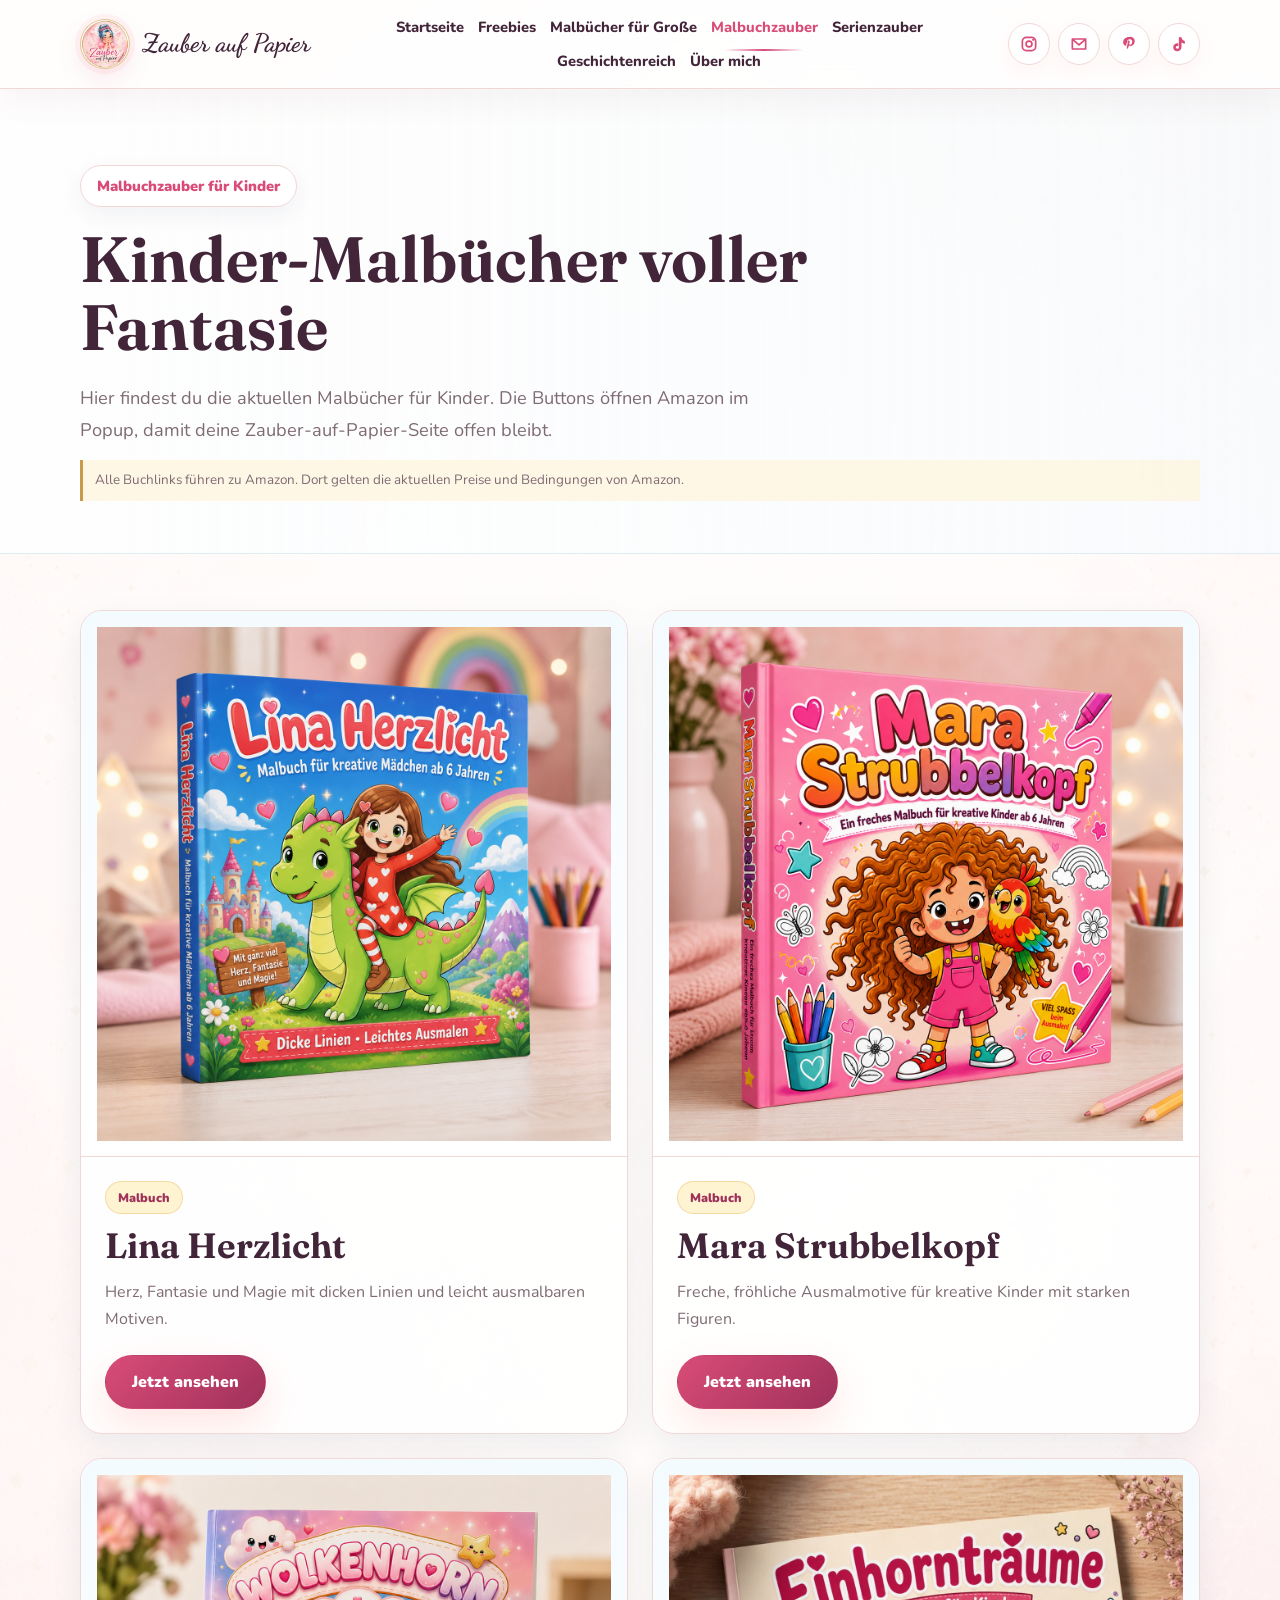
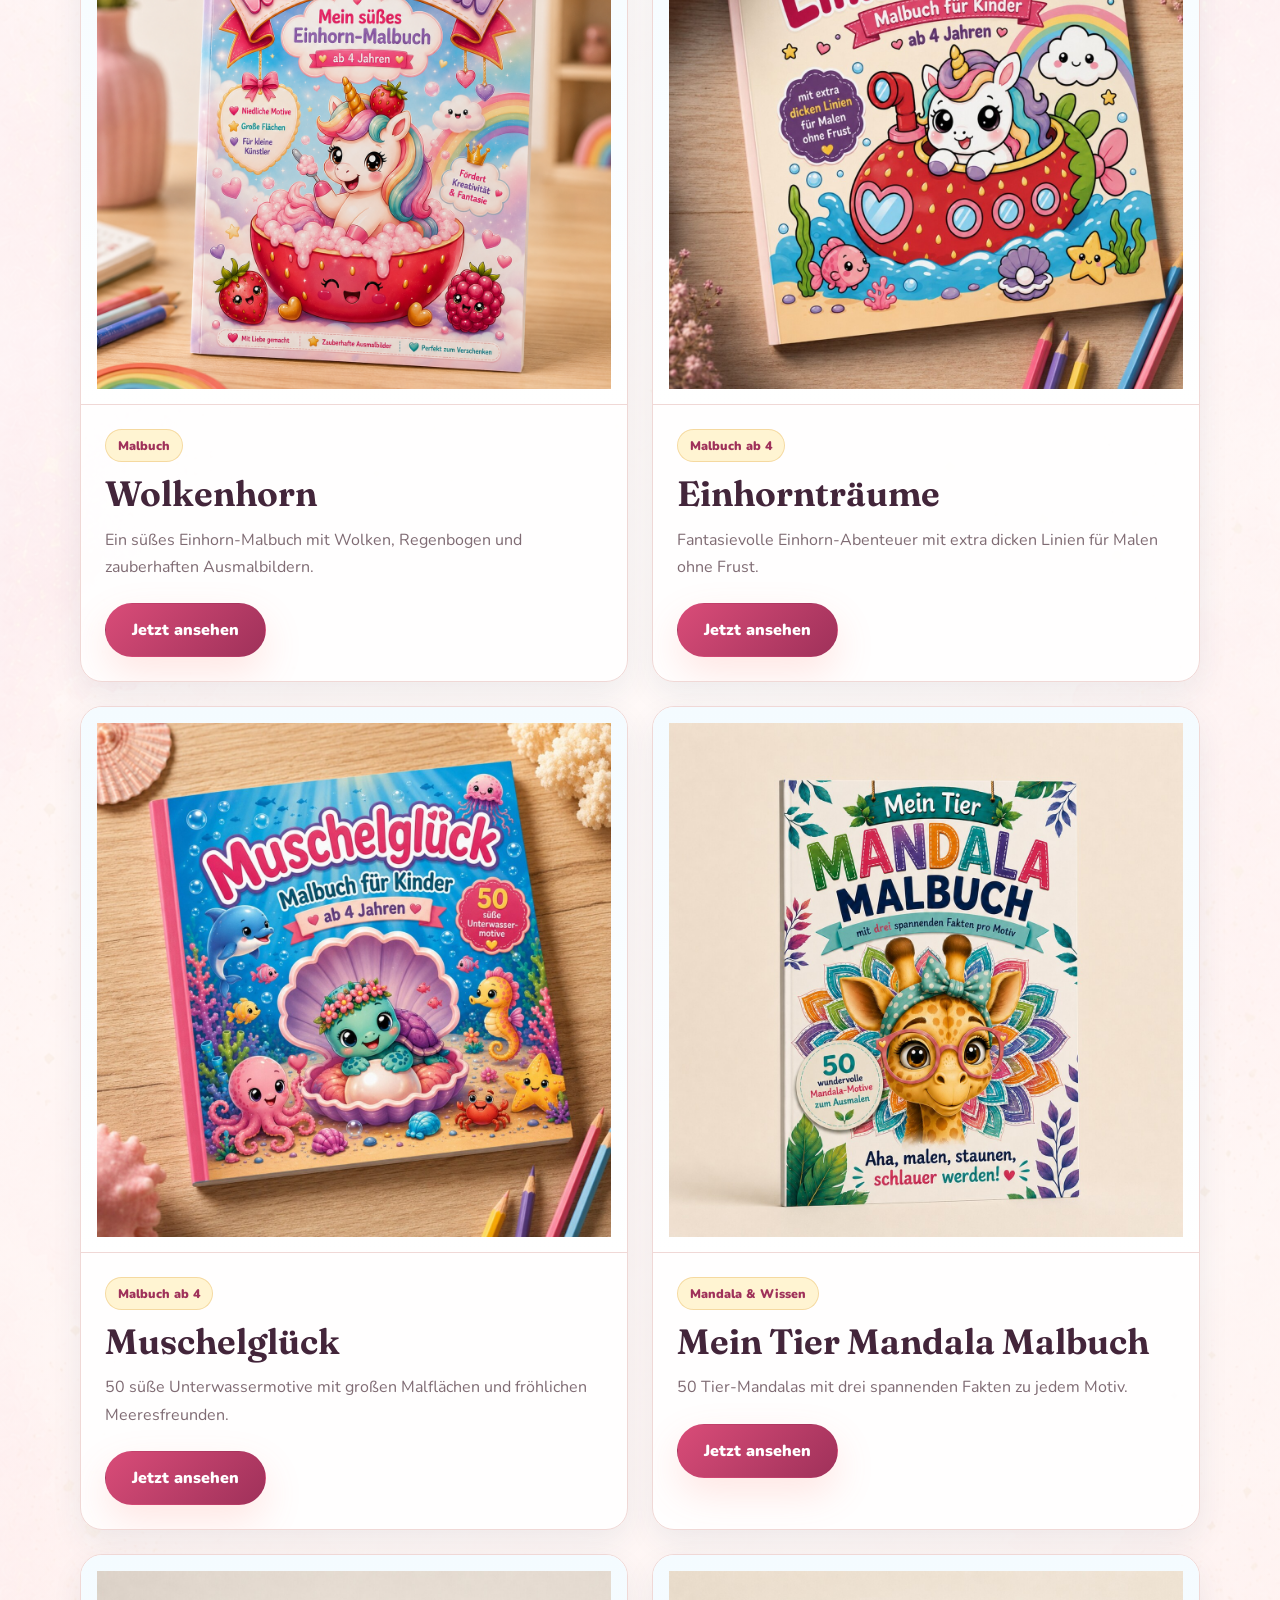
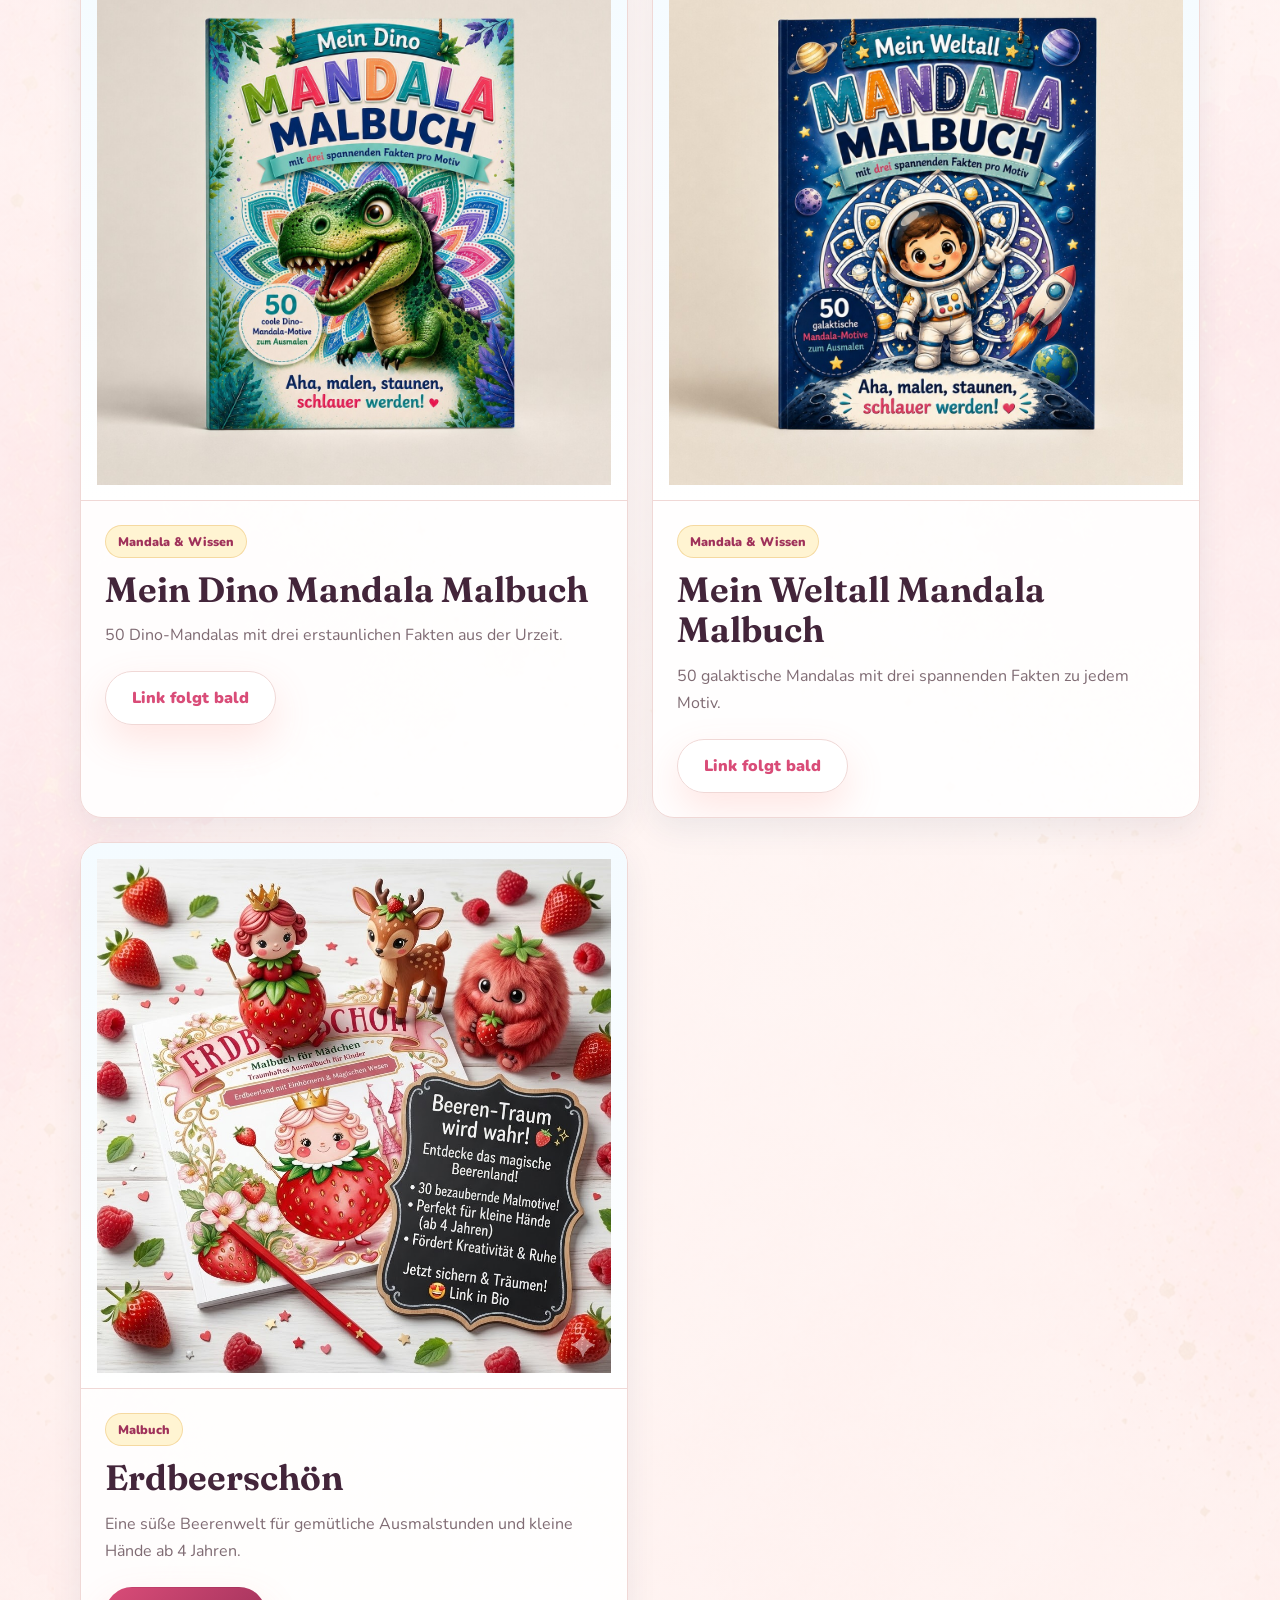
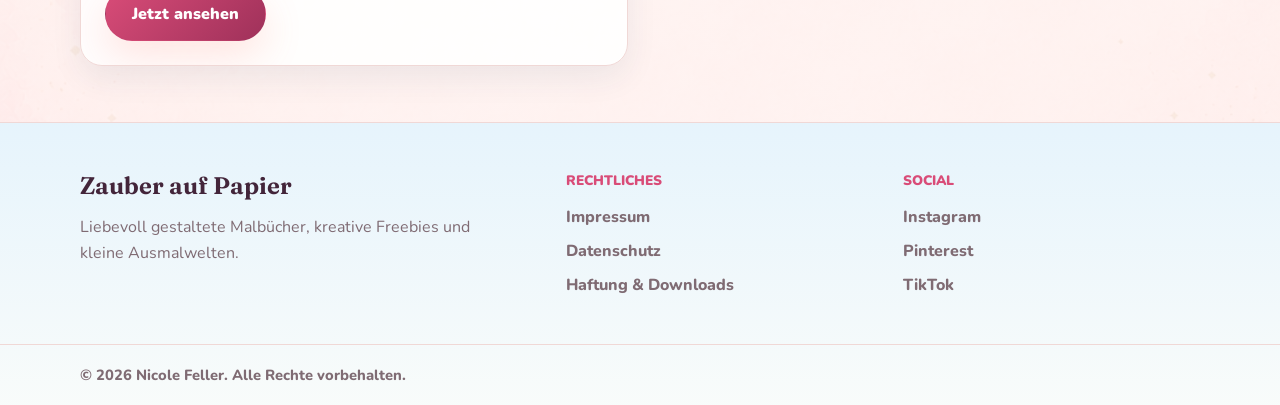
<file: seiten/sternenmalerei.html>
<!doctype html>
<html lang="de">
  <head>
    <meta charset="utf-8" />
    <meta name="viewport" content="width=device-width, initial-scale=1" />
    <meta name="referrer" content="no-referrer" />
    <meta name="p:domain_verify" content="9e3ee26defac785090c8f163984d136a" />
    <title>Malbuchzauber | Zauber auf Papier</title>
    <meta name="description" content="Kinder-Malbücher und zauberhafte Ausmalwelten von Zauber auf Papier." />
    <meta name="author" content="Nicole Feller" />
    <link rel="stylesheet" href="../fonts/fonts.css" />
    <link rel="stylesheet" href="seite.css?v=20260718-legal" />
    <script src="seite.js?v=20260718-legal" defer></script>
  </head>
  <body>
    <header class="header">
      <div class="container header-inner">
        <a class="brand" href="../index.html"><span class="brand-mark">✦</span><span>Zauber auf Papier</span></a>
        <nav class="nav" aria-label="Hauptnavigation">
          <a href="../index.html">Startseite</a>
          <a href="funkel-downloads.html">Freebies</a>
          <a href="malbuch-schaetze.html">Malbücher für Große</a>
          <a class="active" href="sternenmalerei.html">Malbuchzauber</a>
          <a href="serienzauber.html">Serienzauber</a>
          <a href="geschichtenreich.html">Geschichtenreich</a>
          <a href="ueber-mich.html">Über mich</a>
        </nav>
        <div class="social">
          <a href="https://www.instagram.com/zauber_auf_papier?igsh=MWM4c21jcXR1cXUzcg==" aria-label="Instagram" title="Instagram" data-popup-link><svg viewBox="0 0 24 24" aria-hidden="true"><rect x="4" y="4" width="16" height="16" rx="5" fill="none" stroke="currentColor" stroke-width="2"/><circle cx="12" cy="12" r="3.5" fill="none" stroke="currentColor" stroke-width="2"/><circle cx="17" cy="7" r="1.3" fill="currentColor"/></svg></a>
          <a href="mailto:zauberaufpapier@gmail.com?subject=Anfrage%20zu%20Zauber%20auf%20Papier" aria-label="Kontakt per E-Mail" title="Kontakt per E-Mail"><svg viewBox="0 0 24 24" aria-hidden="true"><path d="M4 6h16v12H4z" fill="none" stroke="currentColor" stroke-width="2" stroke-linejoin="round"/><path d="m5 7 7 6 7-6" fill="none" stroke="currentColor" stroke-width="2" stroke-linecap="round" stroke-linejoin="round"/></svg></a>
          <a href="https://pin.it/42RjLvB2o" aria-label="Pinterest" title="Pinterest" data-popup-link><svg viewBox="0 0 24 24" aria-hidden="true"><path d="M12 3.5c-4.1 0-7 2.8-7 6.5 0 2.4 1.4 4.2 3.2 4.2.5 0 .8-.3.7-.8l-.2-.9c-.1-.4-.1-.5.2-.8.5-.6.8-1.3.8-2.2 0-1.7 1.1-3.2 3.3-3.2 1.8 0 2.9 1.1 2.9 2.7 0 2.1-1 3.9-2.4 3.9-.8 0-1.4-.7-1.2-1.5l.5-2c.2-.9-.2-1.6-1-1.6-.8 0-1.5.8-1.5 1.9 0 .7.2 1.2.2 1.2l-1 4.2c-.2.8-.1 1.9 0 2.7.1.2.3.2.4.1.6-.8 1.5-2.1 1.8-3.3l.3-1.2c.4.7 1.2 1.1 2.1 1.1 2.8 0 4.8-2.6 4.8-6 0-2.8-2.4-5.1-5.8-5.1z" fill="currentColor"/></svg></a>
          <a href="https://www.tiktok.com/@zauberaufpapierx?_r=1&amp;_t=ZG-96r3VpoOtCT" aria-label="TikTok" title="TikTok" data-popup-link><svg viewBox="0 0 24 24" aria-hidden="true"><path d="M15 4c.5 2.6 1.9 4.1 4 4.5v3.2c-1.5-.1-2.8-.6-4-1.5v5.5c0 3-2.1 5.1-5.1 5.1A4.7 4.7 0 0 1 5 16c0-2.8 2.2-4.9 5-4.9.4 0 .8 0 1.1.1v3.3a2.5 2.5 0 0 0-1.1-.2A1.7 1.7 0 0 0 8.2 16c0 1 .8 1.7 1.8 1.7s1.8-.7 1.8-1.9V4h3.2z" fill="currentColor"/></svg></a>
        </div>
      </div>
    </header>
    <main>
      <section class="hero">
        <div class="container">
          <p class="eyebrow">Malbuchzauber für Kinder</p>
          <h1>Kinder-Malbücher voller Fantasie</h1>
          <p class="hero-copy">Hier findest du die aktuellen Malbücher für Kinder. Die Buttons öffnen Amazon im Popup, damit deine Zauber-auf-Papier-Seite offen bleibt.</p>
          <p class="legal-inline-notice">Alle Buchlinks führen zu Amazon. Dort gelten die aktuellen Preise und Bedingungen von Amazon.</p>
        </div>
      </section>
      <section>
        <div class="container grid two">
          <article class="card"><div class="image-contain"><img src="../images/lina-herzlich.png" alt="Lina Herzlicht Malbuch" /></div><div class="card-body"><span class="badge">Malbuch</span><h3>Lina Herzlicht</h3><p>Herz, Fantasie und Magie mit dicken Linien und leicht ausmalbaren Motiven.</p><div class="actions"><a class="button" href="https://www.amazon.de/dp/B0GR19NZCW" data-popup-link>Jetzt ansehen</a></div></div></article>
          <article class="card"><div class="image-contain"><img src="../images/mara-strubbelkopf.png" alt="Mara Strubbelkopf Malbuch" /></div><div class="card-body"><span class="badge">Malbuch</span><h3>Mara Strubbelkopf</h3><p>Freche, fröhliche Ausmalmotive für kreative Kinder mit starken Figuren.</p><div class="actions"><a class="button" href="https://www.amazon.de/dp/B0GJPH45P6" data-popup-link>Jetzt ansehen</a></div></div></article>
          <article class="card"><div class="image-contain"><img src="../images/wolkenhorn-malbuch-cover.png" alt="Wolkenhorn Malbuch" /></div><div class="card-body"><span class="badge">Malbuch</span><h3>Wolkenhorn</h3><p>Ein süßes Einhorn-Malbuch mit Wolken, Regenbogen und zauberhaften Ausmalbildern.</p><div class="actions"><a class="button" href="https://www.amazon.de/dp/B0FK2P11JZ" data-popup-link>Jetzt ansehen</a></div></div></article>
          <article class="card"><div class="image-contain"><img src="../images/einhorntraeume.jpg" alt="Einhornträume Malbuch für Kinder ab 4 Jahren" /></div><div class="card-body"><span class="badge">Malbuch ab 4</span><h3>Einhornträume</h3><p>Fantasievolle Einhorn-Abenteuer mit extra dicken Linien für Malen ohne Frust.</p><div class="actions"><a class="button" href="https://www.amazon.de/dp/B0H7N2KKJQ" data-popup-link>Jetzt ansehen</a></div></div></article>
          <article class="card"><div class="image-contain"><img src="../images/muschelglueck.jpg" alt="Muschelglück Malbuch für Kinder ab 4 Jahren" /></div><div class="card-body"><span class="badge">Malbuch ab 4</span><h3>Muschelglück</h3><p>50 süße Unterwassermotive mit großen Malflächen und fröhlichen Meeresfreunden.</p><div class="actions"><a class="button" href="https://www.amazon.de/dp/B0H7MV4YVF" data-popup-link>Jetzt ansehen</a></div></div></article>
          <article class="card"><div class="image-contain"><img src="../images/mein-tier-mandala-malbuch.jpg" alt="Mein Tier Mandala Malbuch" /></div><div class="card-body"><span class="badge">Mandala &amp; Wissen</span><h3>Mein Tier Mandala Malbuch</h3><p>50 Tier-Mandalas mit drei spannenden Fakten zu jedem Motiv.</p><div class="actions"><a class="button" href="https://www.amazon.de/dp/B0GRZKHFW9" data-popup-link>Jetzt ansehen</a></div></div></article>
          <article class="card"><div class="image-contain"><img src="../images/mein-dino-mandala-malbuch.jpg" alt="Mein Dino Mandala Malbuch" /></div><div class="card-body"><span class="badge">Mandala &amp; Wissen</span><h3>Mein Dino Mandala Malbuch</h3><p>50 Dino-Mandalas mit drei erstaunlichen Fakten aus der Urzeit.</p><div class="actions"><span class="button secondary" aria-disabled="true">Link folgt bald</span></div></div></article>
          <article class="card"><div class="image-contain"><img src="../images/mein-weltall-mandala-malbuch.jpg" alt="Mein Weltall Mandala Malbuch" /></div><div class="card-body"><span class="badge">Mandala &amp; Wissen</span><h3>Mein Weltall Mandala Malbuch</h3><p>50 galaktische Mandalas mit drei spannenden Fakten zu jedem Motiv.</p><div class="actions"><span class="button secondary" aria-disabled="true">Link folgt bald</span></div></div></article>
          <article class="card"><div class="image-contain"><img src="../images/erdbeerschoen-teaser.jpg" alt="Erdbeerschön Malbuch" /></div><div class="card-body"><span class="badge">Malbuch</span><h3>Erdbeerschön</h3><p>Eine süße Beerenwelt für gemütliche Ausmalstunden und kleine Hände ab 4 Jahren.</p><div class="actions"><a class="button" href="https://www.amazon.de/dp/B0DJBYRM36" data-popup-link>Jetzt ansehen</a></div></div></article>
        </div>
      </section>
    </main>
    <footer class="footer">
      <div class="container footer-grid">
        <div><h2>Zauber auf Papier</h2><p>Liebevoll gestaltete Malbücher, kreative Freebies und kleine Ausmalwelten.</p></div>
<div><h3>Rechtliches</h3><div class="footer-links"><a href="impressum.html">Impressum</a><a href="datenschutz.html">Datenschutz</a><a href="haftung-downloads.html">Haftung &amp; Downloads</a></div></div>
        <div><h3>Social</h3><div class="footer-links"><a href="https://www.instagram.com/zauber_auf_papier?igsh=MWM4c21jcXR1cXUzcg==" data-popup-link>Instagram</a><a href="https://pin.it/42RjLvB2o" data-popup-link>Pinterest</a><a href="https://www.tiktok.com/@zauberaufpapierx?_r=1&amp;_t=ZG-96r3VpoOtCT" data-popup-link>TikTok</a></div></div>
      </div>
      <div class="copyright"><div class="container">© 2026 Nicole Feller. Alle Rechte vorbehalten.</div></div>
    </footer>
    <dialog class="popup-fallback" id="popup-fallback"><h2>Der Zauber wartet</h2><p class="text">Falls dein Browser Popups blockiert, kannst du den Link hier öffnen.</p><div class="popup-actions"><a class="button" id="popup-fallback-link" href="#" target="_blank" rel="noopener noreferrer external" referrerpolicy="no-referrer">Link öffnen</a><button type="button" id="popup-close">Schließen</button></div></dialog>
  </body>
</html>
</file>
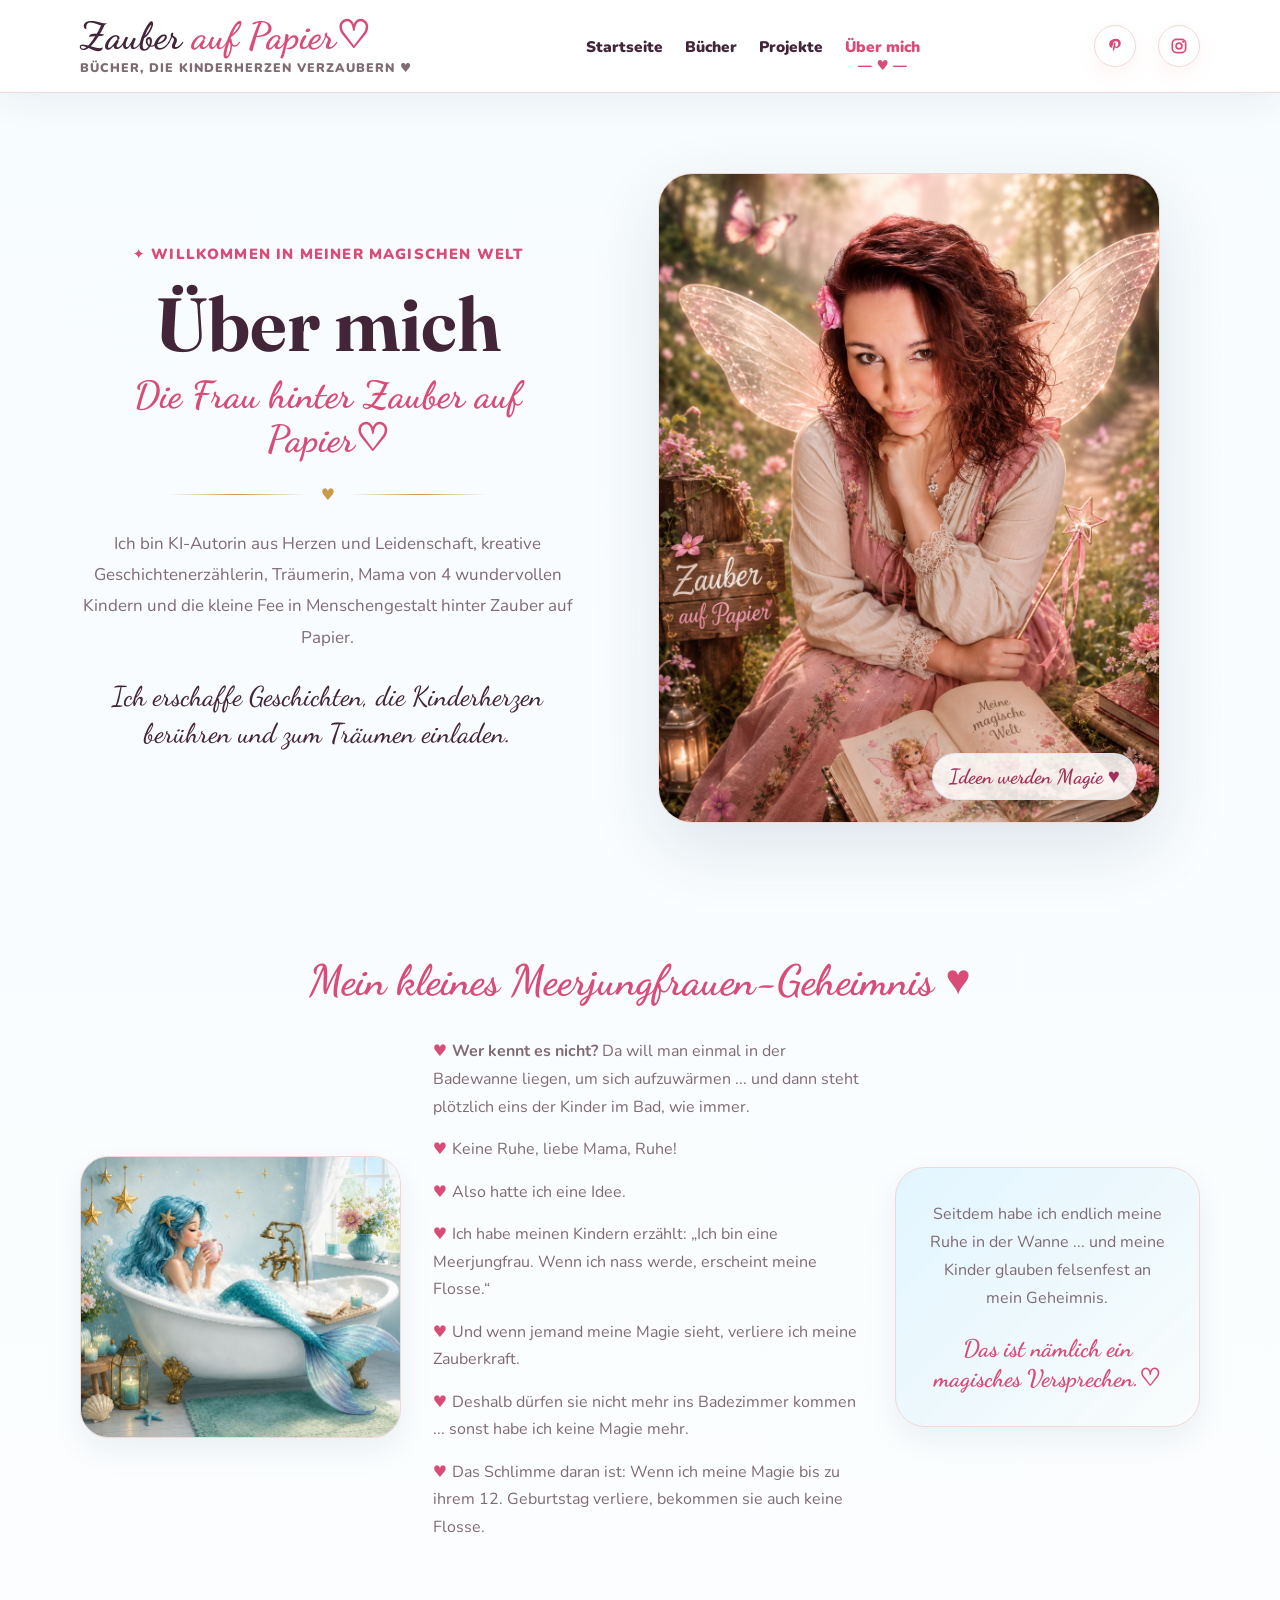
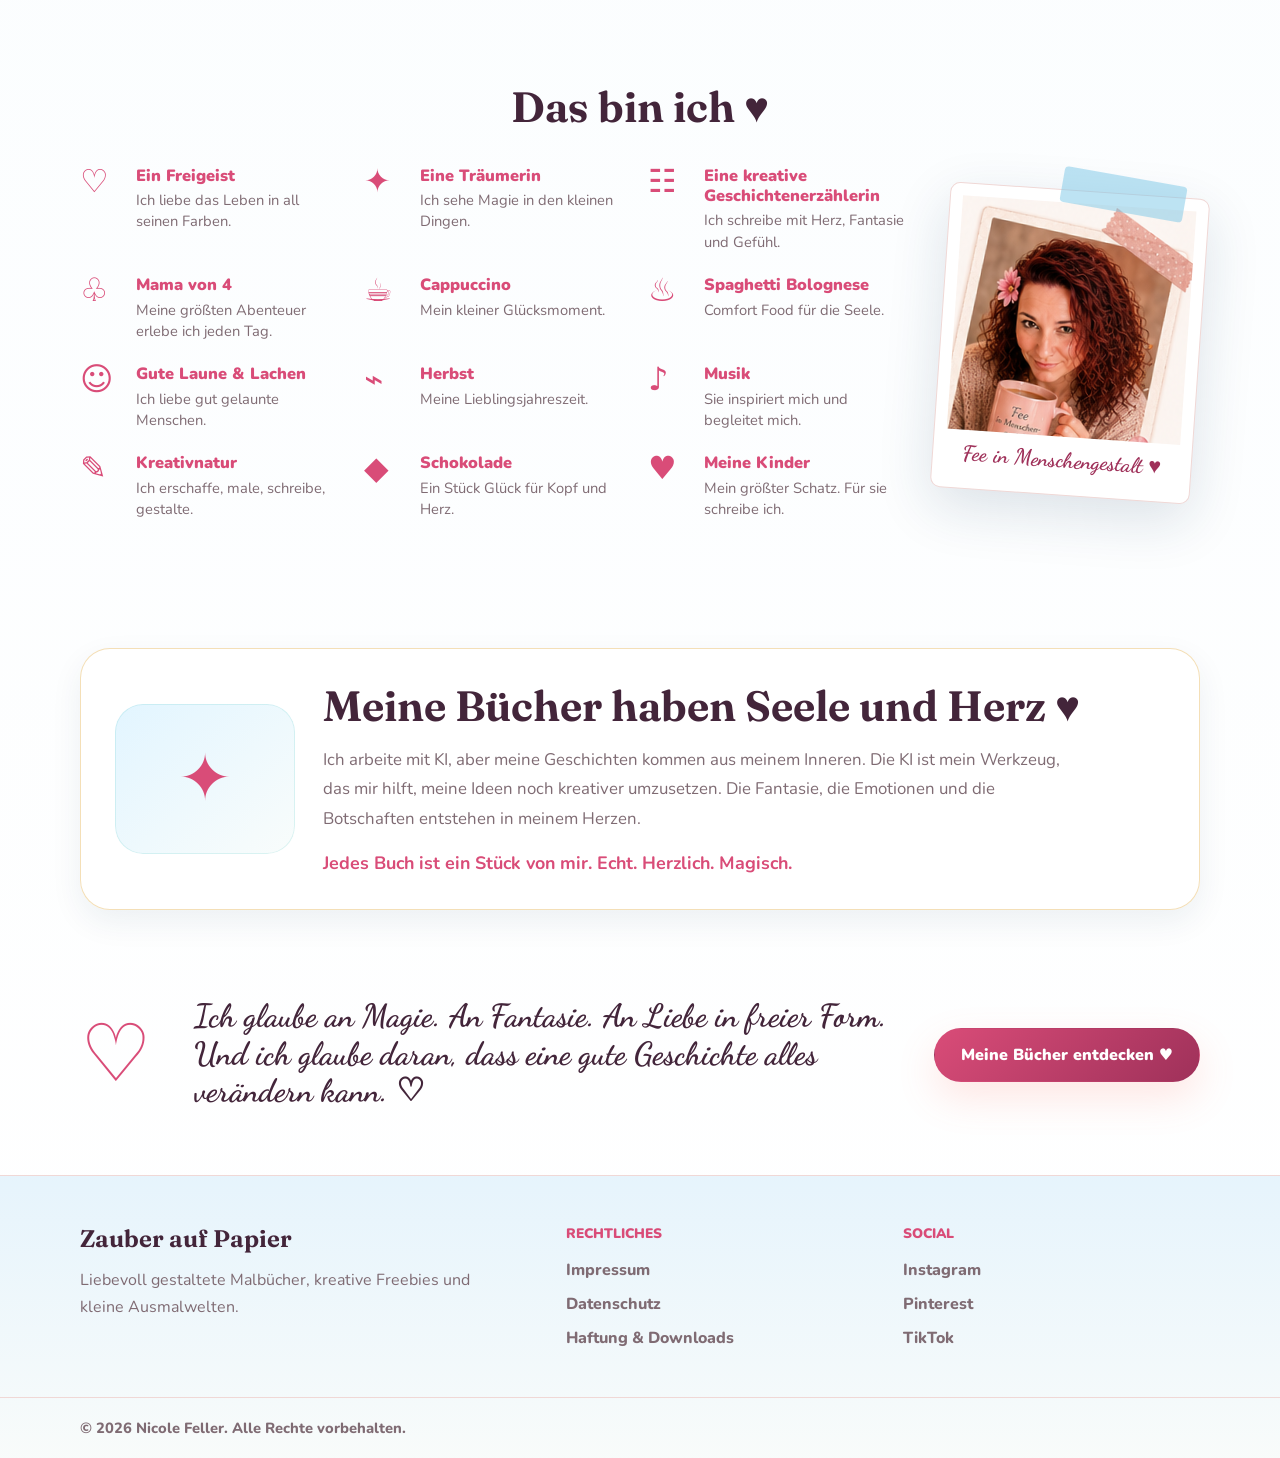
<file: seiten/ueber-mich.html>
<!doctype html>
<html lang="de">
  <head>
    <meta charset="utf-8" />
    <meta name="viewport" content="width=device-width, initial-scale=1" />
    <meta name="referrer" content="no-referrer" />
    <meta name="p:domain_verify" content="9e3ee26defac785090c8f163984d136a" />
    <title>Über mich | Zauber auf Papier</title>
    <meta name="description" content="Über Nicole Feller, die Frau hinter Zauber auf Papier." />
    <meta name="author" content="Nicole Feller" />
    <link rel="stylesheet" href="../fonts/fonts.css" />
    <link rel="stylesheet" href="seite.css?v=20260718-legal" />
    <script src="seite.js?v=20260718-legal" defer></script>
  </head>
  <body class="about-page">
    <header class="about-header">
      <div class="container about-header-inner">
        <a class="about-logo" href="../index.html" aria-label="Zauber auf Papier Startseite">
          <span>Zauber <em>auf Papier♡</em></span>
          <small>Bücher, die Kinderherzen verzaubern ♥</small>
        </a>
        <nav class="about-nav" aria-label="Hauptnavigation">
          <a href="../index.html">Startseite</a>
          <a href="../index.html#buecher">Bücher</a>
          <a href="serienzauber.html">Projekte</a>
          <a class="active" href="ueber-mich.html">Über mich</a>
        </nav>
        <div class="about-social" aria-label="Social Links">
          <a href="https://pin.it/42RjLvB2o" aria-label="Pinterest" title="Pinterest" data-popup-link>
            <svg viewBox="0 0 24 24" aria-hidden="true"><path d="M12 3.5c-4.1 0-7 2.8-7 6.5 0 2.4 1.4 4.2 3.2 4.2.5 0 .8-.3.7-.8l-.2-.9c-.1-.4-.1-.5.2-.8.5-.6.8-1.3.8-2.2 0-1.7 1.1-3.2 3.3-3.2 1.8 0 2.9 1.1 2.9 2.7 0 2.1-1 3.9-2.4 3.9-.8 0-1.4-.7-1.2-1.5l.5-2c.2-.9-.2-1.6-1-1.6-.8 0-1.5.8-1.5 1.9 0 .7.2 1.2.2 1.2l-1 4.2c-.2.8-.1 1.9 0 2.7.1.2.3.2.4.1.6-.8 1.5-2.1 1.8-3.3l.3-1.2c.4.7 1.2 1.1 2.1 1.1 2.8 0 4.8-2.6 4.8-6 0-2.8-2.4-5.1-5.8-5.1z" fill="currentColor"/></svg>
          </a>
          <a href="https://www.instagram.com/zauber_auf_papier?igsh=MWM4c21jcXR1cXUzcg==" aria-label="Instagram" title="Instagram" data-popup-link>
            <svg viewBox="0 0 24 24" aria-hidden="true"><rect x="4" y="4" width="16" height="16" rx="5" fill="none" stroke="currentColor" stroke-width="2"/><circle cx="12" cy="12" r="3.5" fill="none" stroke="currentColor" stroke-width="2"/><circle cx="17" cy="7" r="1.3" fill="currentColor"/></svg>
          </a>
        </div>
      </div>
    </header>

    <main>
      <section class="about-hero">
        <div class="container about-hero-grid">
          <div class="about-hero-copy">
            <p class="about-kicker">✦ Willkommen in meiner magischen Welt</p>
            <h1>Über mich</h1>
            <p class="about-script">Die Frau hinter Zauber auf Papier♡</p>
            <div class="about-gold-line" aria-hidden="true"><span></span>♥<span></span></div>
            <p class="about-intro">
              Ich bin KI-Autorin aus Herzen und Leidenschaft, kreative Geschichtenerzählerin,
              Träumerin, Mama von 4 wundervollen Kindern und die kleine Fee in Menschengestalt
              hinter Zauber auf Papier.
            </p>
            <p class="about-quote">
              Ich erschaffe Geschichten, die Kinderherzen berühren und zum Träumen einladen.
            </p>
          </div>
          <figure class="about-hero-image">
            <img src="../images/about-fee-portrait.png" alt="Nicole Feller als märchenhafte Fee von Zauber auf Papier" />
            <figcaption>Ideen werden Magie ♥</figcaption>
          </figure>
        </div>
      </section>

      <section class="about-mermaid">
        <div class="container">
          <div class="about-section-title">
            <h2>Mein kleines Meerjungfrauen-Geheimnis ♥</h2>
          </div>
          <div class="about-mermaid-grid">
            <figure class="about-bath-scene">
              <img src="../images/about-mermaid-bath.jpg" alt="Magische Meerjungfrau in einer Badewanne mit Kerzen, Blumen und Sternen" loading="lazy" decoding="async" />
            </figure>

            <div class="about-mermaid-text">
              <p><strong>Wer kennt es nicht?</strong> Da will man einmal in der Badewanne liegen, um sich aufzuwärmen ... und dann steht plötzlich eins der Kinder im Bad, wie immer.</p>
              <p>Keine Ruhe, liebe Mama, Ruhe!</p>
              <p>Also hatte ich eine Idee.</p>
              <p>Ich habe meinen Kindern erzählt: „Ich bin eine Meerjungfrau. Wenn ich nass werde, erscheint meine Flosse.“</p>
              <p>Und wenn jemand meine Magie sieht, verliere ich meine Zauberkraft.</p>
              <p>Deshalb dürfen sie nicht mehr ins Badezimmer kommen ... sonst habe ich keine Magie mehr.</p>
              <p>Das Schlimme daran ist: Wenn ich meine Magie bis zu ihrem 12. Geburtstag verliere, bekommen sie auch keine Flosse.</p>
            </div>

            <aside class="about-watercolor-note">
              <p>
                Seitdem habe ich endlich meine Ruhe in der Wanne ... und meine Kinder glauben
                felsenfest an mein Geheimnis.
              </p>
              <strong>Das ist nämlich ein magisches Versprechen.♡</strong>
            </aside>
          </div>
        </div>
      </section>

      <section class="about-traits">
        <div class="container">
          <div class="about-traits-heading">
            <h2>Das bin ich ♥</h2>
          </div>
          <div class="about-traits-layout">
            <div class="about-trait-grid">
              <article><span>♡</span><div><h3>Ein Freigeist</h3><p>Ich liebe das Leben in all seinen Farben.</p></div></article>
              <article><span>✦</span><div><h3>Eine Träumerin</h3><p>Ich sehe Magie in den kleinen Dingen.</p></div></article>
              <article><span>☷</span><div><h3>Eine kreative Geschichtenerzählerin</h3><p>Ich schreibe mit Herz, Fantasie und Gefühl.</p></div></article>
              <article><span>♧</span><div><h3>Mama von 4</h3><p>Meine größten Abenteuer erlebe ich jeden Tag.</p></div></article>
              <article><span>☕</span><div><h3>Cappuccino</h3><p>Mein kleiner Glücksmoment.</p></div></article>
              <article><span>♨</span><div><h3>Spaghetti Bolognese</h3><p>Comfort Food für die Seele.</p></div></article>
              <article><span>☺</span><div><h3>Gute Laune & Lachen</h3><p>Ich liebe gut gelaunte Menschen.</p></div></article>
              <article><span>⌁</span><div><h3>Herbst</h3><p>Meine Lieblingsjahreszeit.</p></div></article>
              <article><span>♪</span><div><h3>Musik</h3><p>Sie inspiriert mich und begleitet mich.</p></div></article>
              <article><span>✎</span><div><h3>Kreativnatur</h3><p>Ich erschaffe, male, schreibe, gestalte.</p></div></article>
              <article><span>◆</span><div><h3>Schokolade</h3><p>Ein Stück Glück für Kopf und Herz.</p></div></article>
              <article><span>♥</span><div><h3>Meine Kinder</h3><p>Mein größter Schatz. Für sie schreibe ich.</p></div></article>
            </div>

            <figure class="about-polaroid">
              <img src="../images/about-polaroid-tasse.png" alt="Nicole Feller mit Tasse Fee in Menschengestalt" />
              <figcaption>Fee in Menschengestalt ♥</figcaption>
            </figure>
          </div>
        </div>
      </section>

      <section class="about-soul">
        <div class="container">
          <div class="about-soul-box">
            <div class="about-soul-fairy" aria-hidden="true">✦</div>
            <div>
              <h2>Meine Bücher haben Seele und Herz ♥</h2>
              <p>
                Ich arbeite mit KI, aber meine Geschichten kommen aus meinem Inneren.
                Die KI ist mein Werkzeug, das mir hilft, meine Ideen noch kreativer umzusetzen.
                Die Fantasie, die Emotionen und die Botschaften entstehen in meinem Herzen.
              </p>
              <strong>Jedes Buch ist ein Stück von mir. Echt. Herzlich. Magisch.</strong>
            </div>
          </div>
        </div>
      </section>

      <section class="about-closing">
        <div class="container about-closing-grid">
          <div class="about-closing-heart" aria-hidden="true">♡</div>
          <p class="about-script">
            Ich glaube an Magie. An Fantasie. An Liebe in freier Form.
            Und ich glaube daran, dass eine gute Geschichte alles verändern kann. ♡
          </p>
          <a class="button about-books-button" href="../index.html#buecher">Meine Bücher entdecken ♥</a>
        </div>
      </section>
    </main>

    <footer class="footer">
      <div class="container footer-grid">
        <div>
          <h2>Zauber auf Papier</h2>
          <p>Liebevoll gestaltete Malbücher, kreative Freebies und kleine Ausmalwelten.</p>
        </div>
        <div>
          <h3>Rechtliches</h3>
          <div class="footer-links"><a href="impressum.html">Impressum</a><a href="datenschutz.html">Datenschutz</a><a href="haftung-downloads.html">Haftung &amp; Downloads</a></div>
        </div>
        <div>
          <h3>Social</h3>
          <div class="footer-links"><a href="https://www.instagram.com/zauber_auf_papier?igsh=MWM4c21jcXR1cXUzcg==" data-popup-link>Instagram</a><a href="https://pin.it/42RjLvB2o" data-popup-link>Pinterest</a><a href="https://www.tiktok.com/@zauberaufpapierx?_r=1&_t=ZG-96r3VpoOtCT" data-popup-link>TikTok</a></div>
        </div>
      </div>
      <div class="copyright"><div class="container">© 2026 Nicole Feller. Alle Rechte vorbehalten.</div></div>
    </footer>

    <dialog class="popup-fallback" id="popup-fallback"><h2>Der Zauber wartet</h2><p class="text">Falls dein Browser Popups blockiert, kannst du den Link hier öffnen.</p><div class="popup-actions"><a class="button" id="popup-fallback-link" href="#" target="_blank" rel="noopener noreferrer external" referrerpolicy="no-referrer">Link öffnen</a><button type="button" id="popup-close">Schließen</button></div></dialog>
  </body>
</html>
</file>
<file: fonts/fonts.css>
@font-face {
  font-family: "Dancing Script";
  font-style: normal;
  font-weight: 500 700;
  font-display: swap;
  src: url("dancing-script-latin.woff2") format("woff2");
}

@font-face {
  font-family: "Fraunces";
  font-style: normal;
  font-weight: 500 750;
  font-display: swap;
  src: url("fraunces-latin.woff2") format("woff2");
}

@font-face {
  font-family: "Nunito";
  font-style: normal;
  font-weight: 400 900;
  font-display: swap;
  src: url("nunito-latin.woff2") format("woff2");
}
</file>
<file: seiten/seite.css>
:root {
  --background: #fff8f1;
  --surface: #ffffff;
  --surface-soft: #fff3f2;
  --primary: #d94c78;
  --primary-dark: #9f315a;
  --accent: #b7a371;
  --mint: #9bc8a5;
  --lavender: #f9d9d7;
  --gold: #c99a4a;
  --text: #43253a;
  --muted: #7f6b73;
  --border: #f0d8d6;
}

* {
  box-sizing: border-box;
}

html {
  scroll-behavior: smooth;
}

body {
  margin: 0;
  min-height: 100vh;
  overflow-x: hidden;
  background:
    linear-gradient(180deg, rgba(255, 248, 241, 0.88), rgba(255, 255, 255, 0.9) 38rem, rgba(255, 243, 242, 0.86)),
    url("../images/watercolor-rose-bg.png") top center / min(100%, 1280px) auto repeat-y,
    linear-gradient(180deg, rgba(255, 248, 241, 0.94), rgba(255, 255, 255, 0.76) 38rem, rgba(255, 243, 242, 0.82)),
    radial-gradient(circle at 12% 20%, rgba(217, 76, 120, 0.12), transparent 22rem),
    radial-gradient(circle at 88% 12%, rgba(201, 154, 74, 0.13), transparent 20rem),
    var(--background);
  color: var(--text);
  font-family: "Nunito", system-ui, sans-serif;
}

img {
  display: block;
  max-width: 100%;
}

a {
  color: inherit;
  text-decoration: none;
}

a,
button {
  transition:
    background-color 180ms ease,
    border-color 180ms ease,
    box-shadow 180ms ease,
    color 180ms ease,
    transform 180ms ease;
}

h1,
h2,
h3 {
  margin: 0;
  font-family: "Fraunces", Georgia, serif;
  font-weight: 650;
  letter-spacing: 0;
}

p {
  margin: 0;
}

.container {
  width: calc(100% - 2rem);
  max-width: 1120px;
  margin-inline: auto;
}

.header {
  position: sticky;
  top: 0;
  z-index: 20;
  border-bottom: 1px solid var(--border);
  background: rgba(255, 255, 255, 0.9);
  backdrop-filter: blur(18px);
  box-shadow: 0 10px 34px rgba(96, 48, 64, 0.06);
}

.header-inner {
  display: flex;
  min-height: 88px;
  align-items: center;
  justify-content: space-between;
  gap: 22px;
}

.brand {
  display: inline-flex;
  align-items: center;
  gap: 12px;
  font-family: "Dancing Script", "Fraunces", Georgia, serif;
  color: var(--text);
  font-size: 1.58rem;
  font-weight: 700;
  line-height: 1;
}

.brand-mark {
  display: grid;
  width: 50px;
  height: 50px;
  place-items: center;
  overflow: hidden;
  border: 1px solid rgba(201, 154, 74, 0.55);
  border-radius: 999px;
  background: #fff8f1 url("../images/brand-logo-fluse-round.png") center / cover no-repeat;
  color: transparent;
  font-size: 0;
  box-shadow:
    0 10px 26px rgba(217, 76, 120, 0.12),
    0 0 0 5px rgba(255, 243, 242, 0.86);
}

.brand-mark img {
  width: 100%;
  height: 100%;
  object-fit: cover;
}

.nav,
.social {
  display: flex;
  flex-wrap: wrap;
  align-items: center;
  gap: 14px;
}

.nav {
  max-width: 650px;
  justify-content: center;
}

.nav a {
  position: relative;
  border-radius: 999px;
  color: var(--text);
  font-size: 0.92rem;
  font-weight: 800;
}

.nav a:hover,
.nav a.active {
  color: var(--primary);
}

.nav a.active::after {
  position: absolute;
  right: 14%;
  bottom: -14px;
  left: 14%;
  height: 2px;
  border-radius: 999px;
  background: linear-gradient(90deg, transparent, var(--primary), transparent);
  content: "";
}

.social {
  gap: 8px;
}

.social a {
  display: grid;
  width: 42px;
  height: 42px;
  place-items: center;
  border: 1px solid var(--border);
  border-radius: 999px;
  background: rgba(255, 255, 255, 0.88);
  color: var(--primary);
  font-size: 0.78rem;
  font-weight: 900;
  box-shadow: 0 8px 20px rgba(255, 111, 97, 0.07);
}

.social svg {
  width: 20px;
  height: 20px;
}

.hero {
  border-bottom: 1px solid rgba(216, 235, 241, 0.82);
  background:
    linear-gradient(90deg, rgba(255, 255, 255, 0.96), rgba(246, 251, 255, 0.72)),
    radial-gradient(circle at 5% 92%, rgba(124, 200, 231, 0.18), transparent 22rem);
  padding: 76px 0 52px;
}

.eyebrow,
.pill {
  display: inline-flex;
  align-items: center;
  border: 1px solid var(--border);
  border-radius: 999px;
  background: rgba(255, 255, 255, 0.84);
  color: var(--primary);
  font-size: 0.92rem;
  font-weight: 900;
  box-shadow: 0 8px 22px rgba(18, 54, 90, 0.06);
}

.eyebrow {
  margin-bottom: 18px;
  padding: 10px 16px;
}

.hero h1 {
  max-width: 840px;
  font-size: clamp(2.45rem, 5vw, 4.4rem);
  line-height: 1.06;
}

.hero-copy {
  max-width: 700px;
  margin-top: 22px;
  color: var(--muted);
  font-size: 1.14rem;
  line-height: 1.75;
}

section {
  padding: 56px 0;
}

.button {
  display: inline-flex;
  min-height: 54px;
  align-items: center;
  justify-content: center;
  border: 1px solid transparent;
  border-radius: 999px;
  padding: 14px 26px;
  background: linear-gradient(135deg, var(--primary), var(--primary-dark));
  color: white;
  font-size: 1rem;
  font-weight: 900;
  box-shadow: 0 16px 38px rgba(255, 111, 97, 0.17);
}

.button:hover {
  transform: translateY(-2px);
  background: var(--primary-dark);
  box-shadow: 0 24px 54px rgba(18, 54, 90, 0.13);
}

.button.secondary {
  border-color: var(--border);
  background: rgba(255, 255, 255, 0.9);
  color: var(--primary);
}

.grid {
  display: grid;
  gap: 24px;
}

.grid > *,
.hero > * {
  min-width: 0;
}

.grid.two {
  grid-template-columns: repeat(2, 1fr);
}

.grid.three {
  grid-template-columns: repeat(3, 1fr);
}

.grid.four {
  grid-template-columns: repeat(4, 1fr);
}

.card {
  overflow: hidden;
  border: 1px solid var(--border);
  border-radius: 22px;
  background: rgba(255, 255, 255, 0.9);
  box-shadow: 0 12px 32px rgba(18, 54, 90, 0.07);
}

.card-body {
  padding: 24px;
}

.freebie-grid .card {
  display: flex;
  flex-direction: column;
}

.freebie-grid .card-body {
  display: flex;
  flex: 1;
  flex-direction: column;
}

.freebie-grid .actions {
  margin-top: auto;
  padding-top: 22px;
}

.card h2,
.card h3 {
  font-size: clamp(1.6rem, 3vw, 2.2rem);
  line-height: 1.15;
}

.card p,
.text {
  color: var(--muted);
  line-height: 1.7;
}

.card p {
  margin-top: 12px;
}

.image-square {
  display: grid;
  place-items: center;
  aspect-ratio: 1;
  overflow: hidden;
  border-bottom: 1px solid var(--border);
  background: linear-gradient(180deg, #f4fbff, #ffffff);
  padding: 14px;
}

.image-square img {
  display: block;
  box-sizing: border-box;
  width: 100%;
  height: 100%;
  object-fit: contain;
}

.image-contain {
  aspect-ratio: 1;
  display: grid;
  place-items: center;
  overflow: hidden;
  border-bottom: 1px solid var(--border);
  background: linear-gradient(180deg, #f4fbff, #ffffff);
  padding: 16px;
}

.image-contain img {
  width: 100%;
  height: 100%;
  object-fit: contain;
}

.badge {
  display: inline-flex;
  margin-bottom: 12px;
  border-radius: 999px;
  border: 1px solid rgba(231, 182, 91, 0.42);
  background: rgba(255, 244, 207, 0.92);
  padding: 7px 12px;
  color: var(--primary-dark);
  font-size: 0.78rem;
  font-weight: 900;
}

.actions {
  display: flex;
  flex-wrap: wrap;
  gap: 12px;
  margin-top: 22px;
}

.series-wrap {
  padding-top: 22px;
}

.series-section {
  display: grid;
  gap: 22px;
  margin-bottom: 46px;
}

.series-section:last-child {
  margin-bottom: 0;
}

.series-heading {
  max-width: 800px;
}

.series-heading .pill {
  margin-bottom: 14px;
  padding: 9px 14px;
}

.series-heading h2 {
  font-size: clamp(2rem, 4vw, 3.35rem);
  line-height: 1.08;
}

.series-heading p:not(.pill) {
  margin-top: 14px;
  color: var(--muted);
  font-size: 1.05rem;
  line-height: 1.7;
}

.series-subheading {
  margin-top: 44px;
}

.series-grid {
  display: grid;
  grid-template-columns: repeat(4, minmax(0, 1fr));
  gap: 18px;
}

.series-book {
  overflow: hidden;
  border: 1px solid var(--border);
  border-radius: 18px;
  background: rgba(255, 255, 255, 0.9);
  box-shadow: 0 12px 32px rgba(18, 54, 90, 0.08);
}

.series-cover-link {
  position: relative;
  display: block;
  aspect-ratio: 1;
  overflow: hidden;
  background: #f7f3ed;
}

.series-cover-link.is-static {
  cursor: default;
}

.series-cover-link img {
  width: 100%;
  height: 100%;
  object-fit: contain;
  transition: transform 180ms ease;
}

.series-overlay {
  position: absolute;
  right: 12px;
  bottom: 12px;
  left: 12px;
  display: flex;
  min-height: 42px;
  align-items: center;
  justify-content: center;
  border: 1px solid rgba(255, 255, 255, 0.52);
  border-radius: 999px;
  background: rgba(18, 54, 90, 0.78);
  color: #fff;
  font-size: 0.92rem;
  font-weight: 900;
  text-align: center;
  box-shadow: 0 12px 28px rgba(0, 0, 0, 0.22);
  transition:
    background-color 180ms ease,
    transform 180ms ease;
}

.series-cover-link:hover img,
.series-cover-link:focus-visible img {
  transform: scale(1.035);
}

.series-cover-link:hover .series-overlay,
.series-cover-link:focus-visible .series-overlay {
  background: rgba(40, 185, 176, 0.94);
  transform: translateY(-2px);
}

.series-meta {
  min-height: 116px;
  padding: 16px;
}

.series-meta span {
  display: inline-flex;
  margin-bottom: 8px;
  border-radius: 999px;
  border: 1px solid rgba(231, 182, 91, 0.42);
  background: rgba(255, 244, 207, 0.92);
  padding: 6px 10px;
  color: var(--primary-dark);
  font-size: 0.76rem;
  font-weight: 900;
}

.series-meta h3 {
  font-family: "Nunito", system-ui, sans-serif;
  font-size: clamp(1rem, 1.7vw, 1.18rem);
  line-height: 1.22;
}

.series-meta p {
  margin-top: 8px;
  color: var(--muted);
  font-size: 0.95rem;
  font-weight: 800;
  line-height: 1.35;
}

.legal-card {
  border: 1px solid var(--border);
  border-radius: 22px;
  background: rgba(255, 255, 255, 0.9);
  padding: clamp(24px, 4vw, 42px);
  box-shadow: 0 12px 32px rgba(18, 54, 90, 0.07);
}

.legal-grid {
  display: grid;
  gap: 24px;
  grid-template-columns: 0.9fr 1.1fr;
  margin-top: 24px;
}

.legal-card h3 {
  margin-top: 4px;
  font-family: "Nunito", system-ui, sans-serif;
  color: var(--primary);
  font-size: 0.9rem;
  font-weight: 900;
  text-transform: uppercase;
}

.legal-card p,
.legal-card address,
.legal-card li {
  color: var(--muted);
  font-style: normal;
  line-height: 1.7;
}

.legal-card p,
.legal-card ul,
.legal-card address {
  margin-top: 10px;
}

.legal-card a,
.inline-link {
  color: var(--primary);
  font-weight: 900;
  text-decoration: underline;
  text-decoration-thickness: 2px;
  text-underline-offset: 4px;
}

.legal-inline-notice {
  margin: 14px 0 0;
  border-left: 3px solid var(--gold);
  background: rgba(255, 246, 222, 0.72);
  padding: 10px 12px;
  color: var(--muted);
  font-size: 0.84rem;
  line-height: 1.55;
}

.legal-inline-notice a {
  color: var(--primary);
  font-weight: 900;
  text-decoration: underline;
  text-underline-offset: 2px;
}

.footer {
  border-top: 1px solid var(--border);
  background:
    linear-gradient(180deg, rgba(223, 244, 255, 0.78), rgba(248, 252, 251, 0.94)),
    var(--surface-soft);
}

.footer-grid {
  display: grid;
  gap: 40px;
  grid-template-columns: 1.2fr 0.8fr 0.8fr;
  padding: 48px 0;
}

.footer p {
  max-width: 420px;
  margin-top: 14px;
  color: var(--muted);
  line-height: 1.65;
}

.footer h3 {
  font-family: "Nunito", system-ui, sans-serif;
  color: var(--primary);
  font-size: 0.86rem;
  font-weight: 900;
  text-transform: uppercase;
}

.footer-links {
  display: grid;
  gap: 12px;
  margin-top: 16px;
}

.footer-links a {
  color: var(--muted);
  font-weight: 800;
}

.copyright {
  border-top: 1px solid var(--border);
  padding: 20px 0;
  color: var(--muted);
  font-size: 0.92rem;
  font-weight: 800;
}

.popup-fallback {
  width: min(92vw, 460px);
  border: 1px solid var(--border);
  border-radius: 22px;
  background: rgba(255, 255, 255, 0.96);
  color: var(--text);
  padding: 28px;
  box-shadow: 0 24px 70px rgba(18, 54, 90, 0.18);
}

.popup-fallback::backdrop {
  background: rgba(18, 54, 90, 0.28);
  backdrop-filter: blur(8px);
}

.popup-actions {
  display: flex;
  flex-wrap: wrap;
  gap: 10px;
  margin-top: 20px;
}

.popup-actions button {
  min-height: 48px;
  border: 1px solid var(--border);
  border-radius: 999px;
  background: var(--surface);
  color: var(--primary);
  padding: 0 20px;
  font: inherit;
  font-weight: 900;
}

.about-page {
  --about-cream: var(--background);
  --about-rose: var(--primary);
  --about-rose-dark: var(--primary-dark);
  --about-blush: var(--surface-soft);
  --about-gold: var(--gold);
  --about-brown: var(--text);
  --about-muted: var(--muted);
  background:
    linear-gradient(180deg, rgba(247, 252, 255, 0.96), rgba(255, 255, 255, 0.98)),
    radial-gradient(circle at 12% 20%, rgba(124, 200, 231, 0.16), transparent 22rem),
    radial-gradient(circle at 88% 12%, rgba(231, 182, 91, 0.1), transparent 20rem),
    var(--about-cream);
}

.about-page h1,
.about-page h2 {
  color: var(--about-brown);
}

.about-header {
  position: sticky;
  top: 0;
  z-index: 25;
  border-bottom: 1px solid var(--border);
  background: rgba(255, 255, 255, 0.9);
  backdrop-filter: blur(18px);
  box-shadow: 0 10px 34px rgba(18, 54, 90, 0.06);
}

.about-header-inner {
  display: flex;
  min-height: 92px;
  align-items: center;
  justify-content: space-between;
  gap: 22px;
}

.about-logo {
  display: grid;
  gap: 6px;
  color: var(--about-brown);
  font-family: "Dancing Script", cursive;
  font-size: 2.35rem;
  font-weight: 700;
  line-height: 1;
}

.about-logo em {
  color: var(--about-rose);
  font-style: normal;
}

.about-logo small {
  color: var(--about-muted);
  font-family: "Nunito", system-ui, sans-serif;
  font-size: 0.78rem;
  font-weight: 900;
  letter-spacing: 0.08em;
  text-transform: uppercase;
}

.about-nav,
.about-social {
  display: flex;
  align-items: center;
  gap: 22px;
}

.about-nav a {
  position: relative;
  color: var(--about-brown);
  font-size: 0.96rem;
  font-weight: 900;
}

.about-nav a:hover,
.about-nav a.active {
  color: var(--about-rose);
}

.about-nav a.active::after {
  position: absolute;
  right: 0;
  bottom: -18px;
  left: 0;
  color: var(--about-rose);
  content: "— ♥ —";
  font-size: 0.86rem;
  text-align: center;
}

.about-social a {
  display: grid;
  width: 42px;
  height: 42px;
  place-items: center;
  border: 1px solid var(--border);
  border-radius: 999px;
  background: rgba(255, 255, 255, 0.88);
  color: var(--about-rose);
  box-shadow: 0 8px 20px rgba(255, 111, 97, 0.07);
}

.about-social svg {
  width: 20px;
  height: 20px;
}

.about-main,
.about-page main {
  overflow: hidden;
}

.about-hero {
  padding: 64px 0 54px;
}

.about-hero-grid {
  display: grid;
  align-items: center;
  gap: 42px;
  grid-template-columns: 0.92fr 1.08fr;
}

.about-hero-copy {
  position: relative;
  z-index: 1;
  text-align: center;
}

.about-kicker {
  color: var(--about-rose);
  font-size: 0.92rem;
  font-weight: 900;
  letter-spacing: 0.08em;
  text-transform: uppercase;
}

.about-hero h1 {
  margin-top: 22px;
  font-size: 4.7rem;
  line-height: 1;
}

.about-script {
  color: var(--about-rose);
  font-family: "Dancing Script", cursive;
  font-size: 2.35rem;
  font-weight: 700;
  line-height: 1.18;
}

.about-hero .about-script {
  margin-top: 12px;
}

.about-gold-line {
  display: flex;
  max-width: 320px;
  align-items: center;
  gap: 14px;
  margin: 22px auto;
  color: var(--about-gold);
}

.about-gold-line span {
  height: 1px;
  flex: 1;
  background: linear-gradient(90deg, transparent, var(--about-gold), transparent);
}

.about-intro,
.about-quote {
  max-width: 560px;
  margin-inline: auto;
  color: var(--about-muted);
  font-size: 1.06rem;
  line-height: 1.85;
}

.about-quote {
  margin-top: 26px;
  color: var(--about-brown);
  font-family: "Dancing Script", cursive;
  font-size: 1.7rem;
  line-height: 1.35;
}

.about-hero-image {
  position: relative;
  overflow: hidden;
  border: 1px solid var(--border);
  border-radius: 34px;
  background: var(--about-blush);
  box-shadow: 0 24px 70px rgba(18, 54, 90, 0.12);
}

.about-hero-image img {
  width: 100%;
  height: min(72vh, 760px);
  min-height: 560px;
  object-fit: cover;
  object-position: center 42%;
}

.about-hero-image figcaption {
  position: absolute;
  right: 22px;
  bottom: 22px;
  border: 1px solid rgba(216, 235, 241, 0.86);
  border-radius: 999px;
  background: rgba(255, 255, 255, 0.84);
  color: var(--about-rose-dark);
  padding: 10px 16px;
  font-family: "Dancing Script", cursive;
  font-size: 1.28rem;
  font-weight: 700;
  box-shadow: 0 12px 28px rgba(18, 54, 90, 0.1);
}

.about-section-title,
.about-traits-heading {
  text-align: center;
}

.about-section-title h2,
.about-traits-heading h2,
.about-soul-box h2 {
  font-size: 2.65rem;
  line-height: 1.12;
}

.about-section-title h2 {
  color: var(--about-rose);
  font-family: "Dancing Script", cursive;
  font-weight: 700;
}

.about-mermaid,
.about-traits,
.about-soul,
.about-closing {
  padding: 64px 0;
}

.about-mermaid-grid {
  display: grid;
  align-items: center;
  gap: 32px;
  grid-template-columns: 0.82fr 1.1fr 0.78fr;
  margin-top: 34px;
}

.about-bath-scene {
  overflow: hidden;
  margin: 0;
  border: 1px solid var(--border);
  border-radius: 28px;
  background:
    repeating-linear-gradient(135deg, rgba(255, 255, 255, 0.45) 0 8px, rgba(223, 244, 255, 0.38) 8px 16px),
    var(--surface-soft);
  padding: 0;
  box-shadow: 0 12px 32px rgba(18, 54, 90, 0.07);
}

.about-bath-scene img {
  width: 100%;
  height: 100%;
  min-height: 280px;
  object-fit: cover;
}

.about-bath-stars {
  color: var(--about-gold);
  font-size: 1.45rem;
  text-align: right;
}

.about-bath-tile {
  position: relative;
  min-height: 240px;
}

.about-bath {
  position: absolute;
  right: 8%;
  bottom: 20px;
  left: 5%;
  height: 86px;
  border: 4px solid var(--about-gold);
  border-radius: 12px 12px 72px 72px;
  background: var(--surface);
  box-shadow: inset 0 -16px 0 rgba(124, 200, 231, 0.26), 0 18px 36px rgba(18, 54, 90, 0.1);
}

.about-tail {
  position: absolute;
  left: 38%;
  bottom: 78px;
  width: 70px;
  height: 128px;
  border-radius: 55% 55% 18px 18px;
  background: linear-gradient(180deg, var(--about-rose), var(--accent));
  transform: rotate(-16deg);
  transform-origin: bottom center;
  box-shadow: inset -10px 0 0 rgba(189, 67, 93, 0.14);
}

.about-tail::before,
.about-tail::after {
  position: absolute;
  top: -35px;
  width: 54px;
  height: 72px;
  border-radius: 80% 12% 80% 22%;
  background: linear-gradient(160deg, var(--accent), var(--about-rose));
  content: "";
}

.about-tail::before {
  left: -28px;
  transform: rotate(-34deg);
}

.about-tail::after {
  right: -28px;
  transform: rotate(34deg) scaleX(-1);
}

.about-foam {
  position: absolute;
  z-index: 2;
  border-radius: 999px;
  background: var(--surface);
  box-shadow: 0 0 0 10px rgba(255, 255, 255, 0.65);
}

.foam-a {
  right: 34%;
  bottom: 100px;
  width: 44px;
  height: 44px;
}

.foam-b {
  right: 48%;
  bottom: 92px;
  width: 34px;
  height: 34px;
}

.foam-c {
  right: 22%;
  bottom: 86px;
  width: 30px;
  height: 30px;
}

.about-candle {
  position: absolute;
  right: 6px;
  bottom: 26px;
  width: 24px;
  height: 54px;
  border-radius: 10px;
  background: rgba(255, 240, 213, 0.92);
}

.about-candle::before {
  position: absolute;
  top: -20px;
  left: 8px;
  width: 11px;
  height: 18px;
  border-radius: 999px 999px 999px 0;
  background: var(--about-gold);
  content: "";
  transform: rotate(45deg);
}

.about-mermaid-text {
  columns: 2 230px;
  column-gap: 28px;
}

.about-mermaid-text p {
  break-inside: avoid;
  margin-bottom: 15px;
  color: var(--about-muted);
  line-height: 1.72;
}

.about-mermaid-text p::before {
  color: var(--about-rose);
  content: "♥ ";
  font-weight: 900;
}

.about-watercolor-note {
  border: 1px solid var(--border);
  border-radius: 30px;
  background:
    linear-gradient(135deg, rgba(223, 244, 255, 0.9), rgba(248, 252, 251, 0.86)),
    var(--surface);
  color: var(--about-muted);
  padding: 32px;
  line-height: 1.75;
  text-align: center;
  box-shadow: 0 12px 32px rgba(18, 54, 90, 0.07);
}

.about-watercolor-note strong {
  display: block;
  margin-top: 22px;
  color: var(--about-rose);
  font-family: "Dancing Script", cursive;
  font-size: 1.5rem;
  line-height: 1.25;
}

.about-traits-layout {
  display: grid;
  align-items: center;
  gap: 34px;
  grid-template-columns: 1fr 260px;
  margin-top: 34px;
}

.about-trait-grid {
  display: grid;
  gap: 22px 26px;
  grid-template-columns: repeat(3, minmax(0, 1fr));
}

.about-trait-grid article {
  display: grid;
  grid-template-columns: 42px 1fr;
  gap: 14px;
  min-width: 0;
}

.about-trait-grid span {
  color: var(--about-rose);
  font-size: 2rem;
  line-height: 1;
}

.about-trait-grid h3 {
  color: var(--about-rose);
  font-family: "Nunito", system-ui, sans-serif;
  font-size: 1.02rem;
  font-weight: 900;
  line-height: 1.25;
}

.about-trait-grid p {
  margin-top: 4px;
  color: var(--about-muted);
  font-size: 0.92rem;
  line-height: 1.45;
}

.about-polaroid {
  position: relative;
  max-width: 260px;
  margin: 0 auto;
  border: 1px solid var(--border);
  border-radius: 10px;
  background: var(--surface);
  padding: 12px 12px 22px;
  box-shadow: 0 18px 55px rgba(18, 54, 90, 0.14);
  transform: rotate(4deg);
}

.about-polaroid::before {
  position: absolute;
  top: -18px;
  right: 24px;
  width: 124px;
  height: 36px;
  border-radius: 4px;
  background: rgba(124, 200, 231, 0.5);
  content: "";
  transform: rotate(6deg);
}

.about-polaroid img {
  width: 100%;
  aspect-ratio: 1;
  object-fit: cover;
}

.about-polaroid figcaption {
  margin-top: 10px;
  color: var(--about-rose-dark);
  font-family: "Dancing Script", cursive;
  font-size: 1.35rem;
  font-weight: 700;
  text-align: center;
}

.about-soul-box {
  display: grid;
  align-items: center;
  gap: 28px;
  grid-template-columns: 180px 1fr;
  border: 1px solid rgba(231, 182, 91, 0.44);
  border-radius: 30px;
  background: rgba(255, 255, 255, 0.82);
  padding: 34px;
  box-shadow: 0 12px 32px rgba(18, 54, 90, 0.07);
}

.about-soul-fairy {
  display: grid;
  height: 150px;
  place-items: center;
  border-radius: 28px;
  background:
    linear-gradient(140deg, rgba(223, 244, 255, 0.9), rgba(248, 252, 251, 0.9)),
    var(--surface);
  color: var(--about-rose);
  font-size: 4rem;
  box-shadow: inset 0 0 0 1px rgba(40, 185, 176, 0.14);
}

.about-soul-box p {
  max-width: 760px;
  margin-top: 14px;
  color: var(--about-muted);
  font-size: 1.05rem;
  line-height: 1.75;
}

.about-soul-box strong {
  display: block;
  margin-top: 18px;
  color: var(--about-rose);
  font-size: 1.12rem;
}

.about-closing {
  padding-top: 24px;
}

.about-closing-grid {
  display: grid;
  align-items: center;
  gap: 28px;
  grid-template-columns: 86px 1fr auto;
}

.about-closing-heart {
  color: var(--about-rose);
  font-family: "Dancing Script", cursive;
  font-size: 5rem;
  line-height: 1;
}

.about-closing .about-script {
  color: var(--about-brown);
  font-size: 2rem;
}

.about-books-button {
  min-width: 250px;
  background: linear-gradient(135deg, var(--about-rose), var(--primary-dark));
  box-shadow: 0 16px 38px rgba(255, 111, 97, 0.17);
}

@media (max-width: 980px) {
  .header-inner,
  .footer-grid,
  .legal-grid,
  .grid.two,
  .grid.three,
  .grid.four {
    grid-template-columns: 1fr;
  }

  .header-inner {
    align-items: flex-start;
    flex-direction: column;
    padding: 16px 0;
  }

  .nav,
  .social {
    width: 100%;
    max-width: 100%;
    min-width: 0;
    flex-wrap: wrap;
    justify-content: flex-start;
  }

  .grid.four {
    grid-template-columns: repeat(2, 1fr);
  }

  .series-grid {
    grid-template-columns: repeat(2, minmax(0, 1fr));
  }

  .about-header-inner {
    align-items: flex-start;
    flex-direction: column;
    padding: 18px 0;
  }

  .about-nav,
  .about-social {
    flex-wrap: wrap;
  }

  .about-nav a.active::after {
    display: none;
  }

  .about-hero-grid,
  .about-mermaid-grid,
  .about-traits-layout,
  .about-soul-box,
  .about-closing-grid {
    grid-template-columns: 1fr;
  }

  .about-hero {
    padding-top: 44px;
  }

  .about-hero h1 {
    font-size: 3.6rem;
  }

  .about-hero-image img {
    height: auto;
    min-height: 0;
  }

  .about-trait-grid {
    grid-template-columns: repeat(2, minmax(0, 1fr));
  }

  .about-closing-grid {
    text-align: center;
  }
}

@media (max-width: 640px) {
  .container {
    width: calc(100% - 1.25rem);
    max-width: 1120px;
  }

  .grid.four {
    grid-template-columns: 1fr;
  }

  .series-grid {
    grid-template-columns: 1fr;
  }

  .nav {
    display: grid;
    gap: 10px 12px;
    grid-template-columns: repeat(2, minmax(0, 1fr));
  }

  .nav a {
    min-width: 0;
    font-size: 0.84rem;
    line-height: 1.2;
    overflow-wrap: break-word;
  }

  .nav a.active::after {
    display: none;
  }

  .hero h1 {
    max-width: 340px;
    font-size: clamp(1.95rem, 7.5vw, 2.2rem);
    overflow-wrap: anywhere;
    hyphens: auto;
  }

  .hero-copy {
    max-width: 340px;
    font-size: 1.03rem;
    overflow-wrap: break-word;
  }

  .button,
  .actions {
    width: 100%;
  }

  .about-logo {
    font-size: 2rem;
  }

  .about-logo small {
    font-size: 0.7rem;
  }

  .about-nav {
    gap: 12px;
  }

  .about-nav a {
    font-size: 0.9rem;
  }

  .about-hero h1 {
    font-size: 3rem;
  }

  .about-script,
  .about-quote,
  .about-closing .about-script {
    font-size: 1.7rem;
  }

  .about-section-title h2,
  .about-traits-heading h2,
  .about-soul-box h2 {
    font-size: 2.1rem;
  }

  .about-mermaid,
  .about-traits,
  .about-soul,
  .about-closing {
    padding: 42px 0;
  }

  .about-mermaid-text {
    columns: 1;
  }

  .about-trait-grid {
    grid-template-columns: 1fr;
  }

  .about-soul-box {
    padding: 24px;
  }

  .about-books-button {
    width: 100%;
  }
}
</file>
